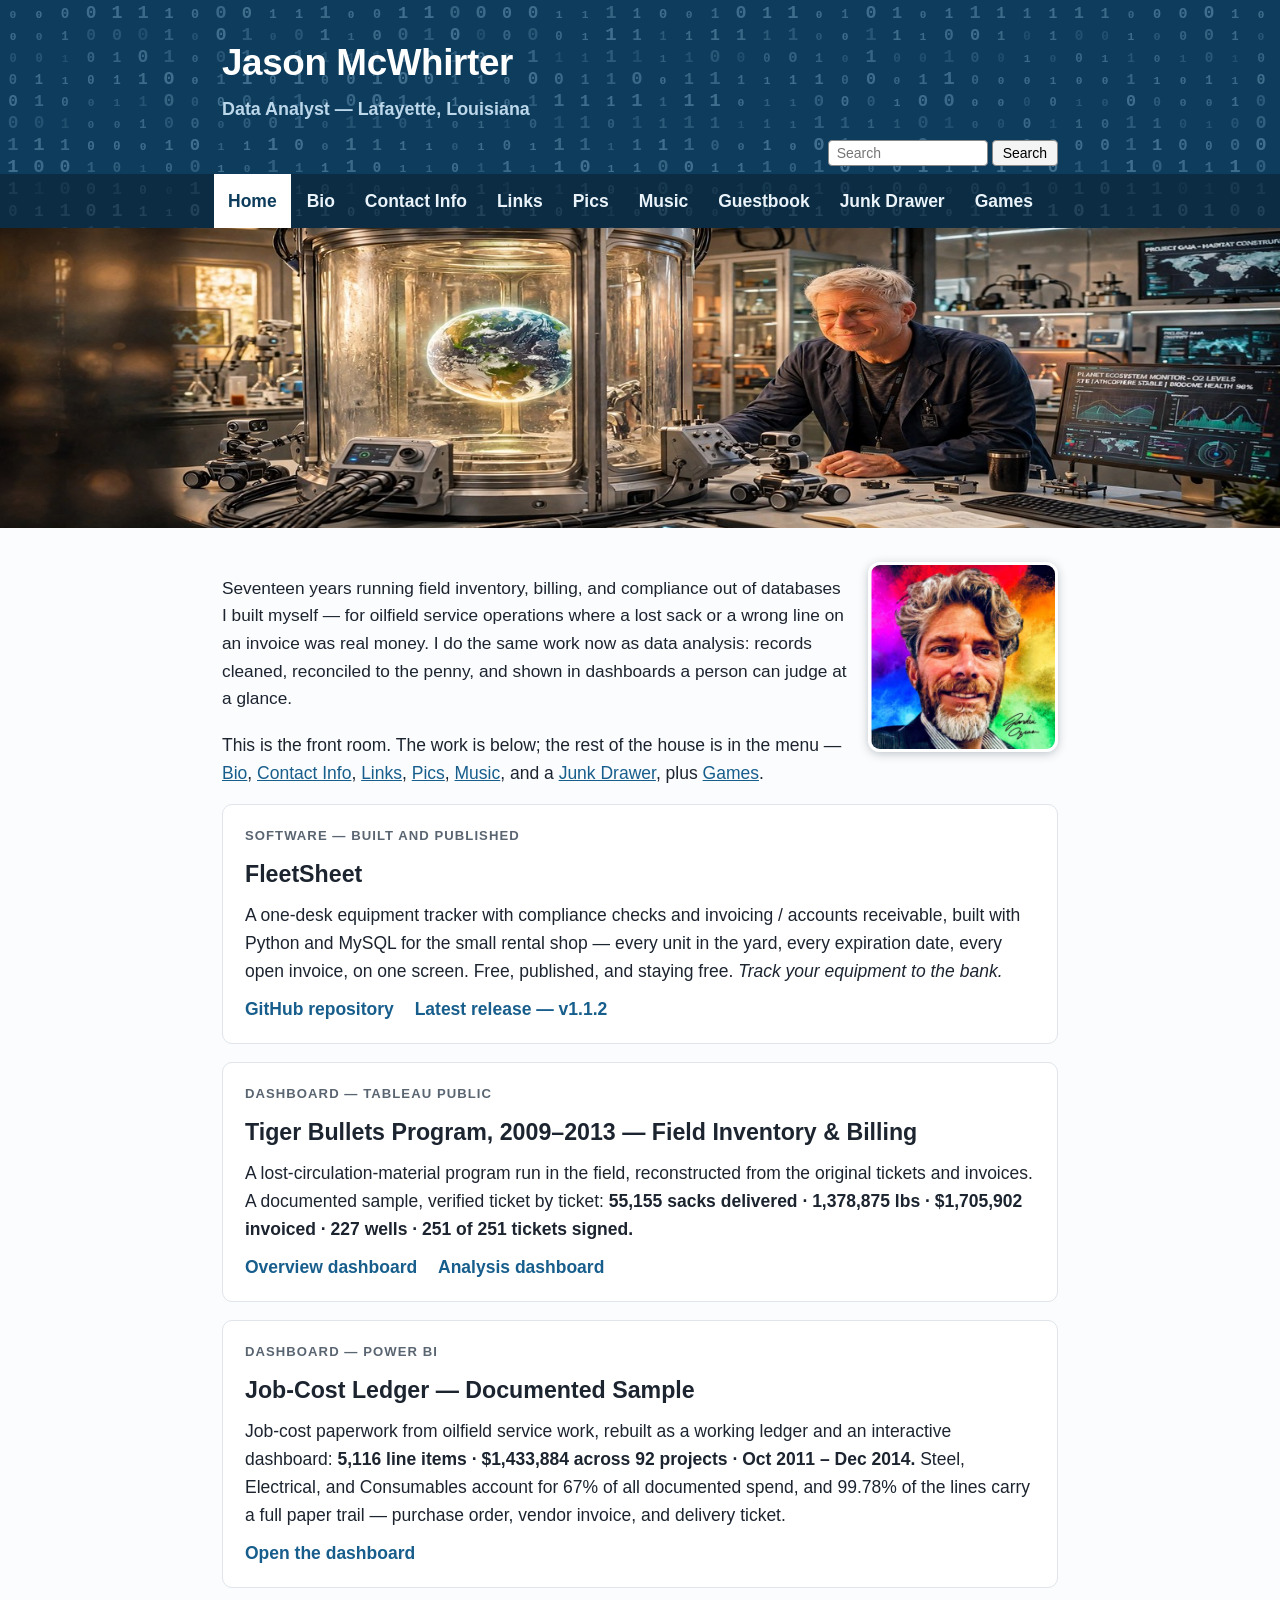
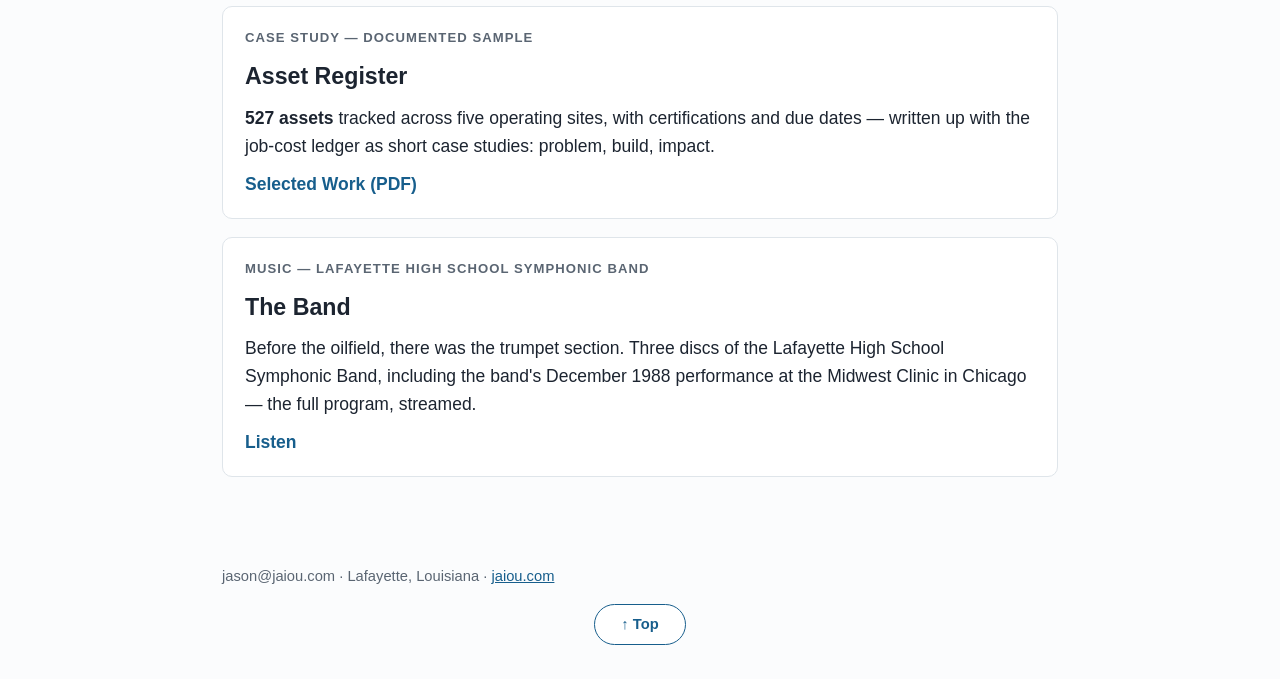
<file: index.html>
<!DOCTYPE html>
<html lang="en">
<head>
<script async src="https://www.googletagmanager.com/gtm.js?id=GTM-5B77SQ24"></script>
<script>
  window.dataLayer = window.dataLayer || [];
  function gtag(){dataLayer.push(arguments);}
  gtag('js', new Date());
</script>
<meta charset="utf-8">
<meta name="viewport" content="width=device-width, initial-scale=1">
<link rel="stylesheet" href="style.css?v=20261112-5">
<link rel="icon" href="/favicon.ico" sizes="any">
<link rel="apple-touch-icon" href="/apple-touch-icon.png">
<link rel="manifest" href="/manifest.webmanifest">
<meta name="theme-color" content="#0d3c5c">
<title>Jason McWhirter — Data Analyst · jaiou.com</title>
<meta name="description" content="Jason McWhirter, data analyst in Lafayette, Louisiana. Field inventory, billing, compliance and job-cost records turned into working dashboards.">
</head><body id="top">
<header class="site">
<canvas id="binary" aria-hidden="true"></canvas>
<div class="band"><h1>Jason McWhirter</h1><p class="role">Data Analyst — Lafayette, Louisiana</p></div>
<div class="hsearch"><form action="https://mcwoogle.com/" method="get" target="_blank" rel="noopener" role="search"><input type="text" name="q" placeholder="Search" aria-label="Search"><button type="submit">Search</button></form></div>
<nav class="menu"><div class="in"><a href="index.html" class="here">Home</a><a href="bio.html">Bio</a><a href="contact.html">Contact Info</a><a href="links.html">Links</a><a href="pics.html">Pics</a><a href="music.html">Music</a><a href="guestbook.html">Guestbook</a><a href="junk.html">Junk Drawer</a><a href="games.html">Games</a></div></nav>
</header>
<video class="bannerimg" autoplay muted loop playsinline poster="images/linkedin-banner-1584.jpg" src="images/lab-banner-sway.mp4" role="img" aria-label="Jason in the lab, a holographic Earth turning in its chamber beside him"></video>
<main>
<img class="portrait" src="images/jason-portrait-400.jpg" alt="Portrait of Jason McWhirter">
<p class="big">Seventeen years running field inventory, billing, and compliance out of databases I built myself — for oilfield service operations where a lost sack or a wrong line on an invoice was real money. I do the same work now as data analysis: records cleaned, reconciled to the penny, and shown in dashboards a person can judge at a glance.</p>
<p>This is the front room. The work is below; the rest of the house is in the menu — <a href="bio.html">Bio</a>, <a href="contact.html">Contact Info</a>, <a href="links.html">Links</a>, <a href="pics.html">Pics</a>, <a href="music.html">Music</a>, and a <a href="junk.html">Junk Drawer</a>, plus <a href="games.html">Games</a>.</p>

<div class="card">
<p class="tag">Software — built and published</p>
<h2 style="margin-top:0">FleetSheet</h2>
<p>A one-desk equipment tracker with compliance checks and invoicing / accounts receivable, built with Python and MySQL for the small rental shop — every unit in the yard, every expiration date, every open invoice, on one screen. Free, published, and staying free. <em>Track your equipment to the bank.</em></p>
<p class="links"><a href="https://github.com/jrmcw-source/FleetSheet" target="_blank" rel="noopener">GitHub repository</a> <a href="https://github.com/jrmcw-source/FleetSheet/releases/tag/v1.1.2" target="_blank" rel="noopener">Latest release — v1.1.2</a></p>
</div>

<div class="card">
<p class="tag">Dashboard — Tableau Public</p>
<h2 style="margin-top:0">Tiger Bullets Program, 2009–2013 — Field Inventory &amp; Billing</h2>
<p>A lost-circulation-material program run in the field, reconstructed from the original tickets and invoices. A documented sample, verified ticket by ticket: <span class="figs">55,155 sacks delivered · 1,378,875 lbs · $1,705,902 invoiced · 227 wells · 251 of 251 tickets signed.</span></p>
<p class="links"><a href="https://public.tableau.com/views/TigerBulletsProgram20092013FieldInventoryBilling/Dashboard1" target="_blank" rel="noopener">Overview dashboard</a> <a href="https://public.tableau.com/app/profile/jason.mcwhirter/viz/TigerBulletsProgram20092013FieldInventoryBilling/Analysis" target="_blank" rel="noopener">Analysis dashboard</a></p>
</div>

<div class="card">
<p class="tag">Dashboard — Power BI</p>
<h2 style="margin-top:0">Job-Cost Ledger — Documented Sample</h2>
<p>Job-cost paperwork from oilfield service work, rebuilt as a working ledger and an interactive dashboard: <span class="figs">5,116 line items · $1,433,884 across 92 projects · Oct 2011 – Dec 2014.</span> Steel, Electrical, and Consumables account for 67% of all documented spend, and 99.78% of the lines carry a full paper trail — purchase order, vendor invoice, and delivery ticket.</p>
<p class="links"><a href="https://app.powerbi.com/view?r=eyJrIjoiODc4ZWFhNzItMWY3NC00MjNiLTk2NjgtYmM5NDE4N2ZiNmEyIiwidCI6IjU4YTI5Mjg4LTg1YmMtNGViZC1hMDJkLTRkYmE5N2IzYjc4YiJ9" target="_blank" rel="noopener">Open the dashboard</a></p>
</div>

<div class="card">
<p class="tag">Case study — documented sample</p>
<h2 style="margin-top:0">Asset Register</h2>
<p><span class="figs">527 assets</span> tracked across five operating sites, with certifications and due dates — written up with the job-cost ledger as short case studies: problem, build, impact.</p>
<p class="links"><a href="https://github.com/jrmcw-source/jrmcw-source/blob/main/Selected-Work.pdf" target="_blank" rel="noopener">Selected Work (PDF)</a></p>
</div>
<div class="card">
<p class="tag">Music — Lafayette High School Symphonic Band</p>
<h2 style="margin-top:0">The Band</h2>
<p>Before the oilfield, there was the trumpet section. Three discs of the Lafayette High School Symphonic Band, including the band's December 1988 performance at the Midwest Clinic in Chicago — the full program, streamed.</p>
<p class="links"><a href="music.html">Listen</a></p>
</div>
</main>
<footer><p>jason@jaiou.com · Lafayette, Louisiana · <a href="index.html">jaiou.com</a></p><p class="topwrap"><a class="totop" href="#top">↑ Top</a></p></footer>
<script src="binary.js"></script>
</body>
</html>
</file>
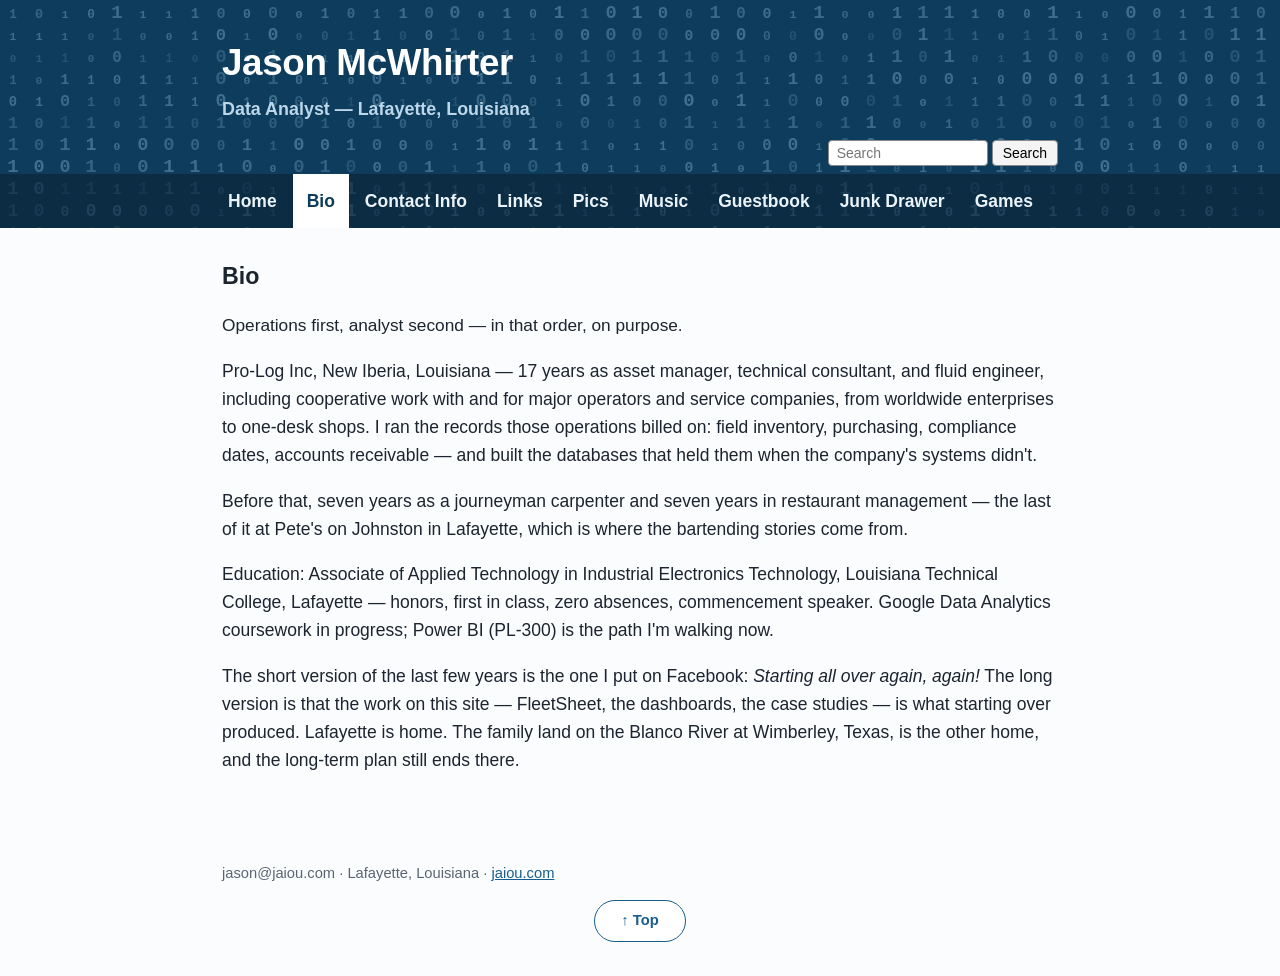
<file: bio.html>
<!DOCTYPE html>
<html lang="en">
<head>
<script async src="https://www.googletagmanager.com/gtm.js?id=GTM-5B77SQ24"></script>
<script>
  window.dataLayer = window.dataLayer || [];
  function gtag(){dataLayer.push(arguments);}
  gtag('js', new Date());
</script>
<meta charset="utf-8">
<meta name="viewport" content="width=device-width, initial-scale=1">
<link rel="stylesheet" href="style.css?v=20261112-5">
<link rel="icon" href="/favicon.ico" sizes="any">
<link rel="apple-touch-icon" href="/apple-touch-icon.png">
<link rel="manifest" href="/manifest.webmanifest">
<meta name="theme-color" content="#0d3c5c">
<title>Bio — Jason McWhirter · jaiou.com</title>
<meta name="description" content="Bio of Jason McWhirter, data analyst in Lafayette, Louisiana.">
</head><body id="top">
<header class="site">
<canvas id="binary" aria-hidden="true"></canvas>
<div class="band"><h1>Jason McWhirter</h1><p class="role">Data Analyst — Lafayette, Louisiana</p></div>
<div class="hsearch"><form action="https://mcwoogle.com/" method="get" target="_blank" rel="noopener" role="search"><input type="text" name="q" placeholder="Search" aria-label="Search"><button type="submit">Search</button></form></div>
<nav class="menu"><div class="in"><a href="index.html">Home</a><a href="bio.html" class="here">Bio</a><a href="contact.html">Contact Info</a><a href="links.html">Links</a><a href="pics.html">Pics</a><a href="music.html">Music</a><a href="guestbook.html">Guestbook</a><a href="junk.html">Junk Drawer</a><a href="games.html">Games</a></div></nav>
</header>
<main>
<h2>Bio</h2>
<p class="big">Operations first, analyst second — in that order, on purpose.</p>
<p>Pro-Log Inc, New Iberia, Louisiana — 17 years as asset manager, technical consultant, and fluid engineer, including cooperative work with and for major operators and service companies, from worldwide enterprises to one-desk shops. I ran the records those operations billed on: field inventory, purchasing, compliance dates, accounts receivable — and built the databases that held them when the company's systems didn't.</p>
<p>Before that, seven years as a journeyman carpenter and seven years in restaurant management — the last of it at Pete's on Johnston in Lafayette, which is where the bartending stories come from.</p>
<p>Education: Associate of Applied Technology in Industrial Electronics Technology, Louisiana Technical College, Lafayette — honors, first in class, zero absences, commencement speaker. Google Data Analytics coursework in progress; Power BI (PL-300) is the path I'm walking now.</p>
<p>The short version of the last few years is the one I put on Facebook: <em>Starting all over again, again!</em> The long version is that the work on this site — FleetSheet, the dashboards, the case studies — is what starting over produced. Lafayette is home. The family land on the Blanco River at Wimberley, Texas, is the other home, and the long-term plan still ends there.</p>
</main>
<footer><p>jason@jaiou.com · Lafayette, Louisiana · <a href="index.html">jaiou.com</a></p><p class="topwrap"><a class="totop" href="#top">↑ Top</a></p></footer>
<script src="binary.js"></script>
</body>
</html>
</file>
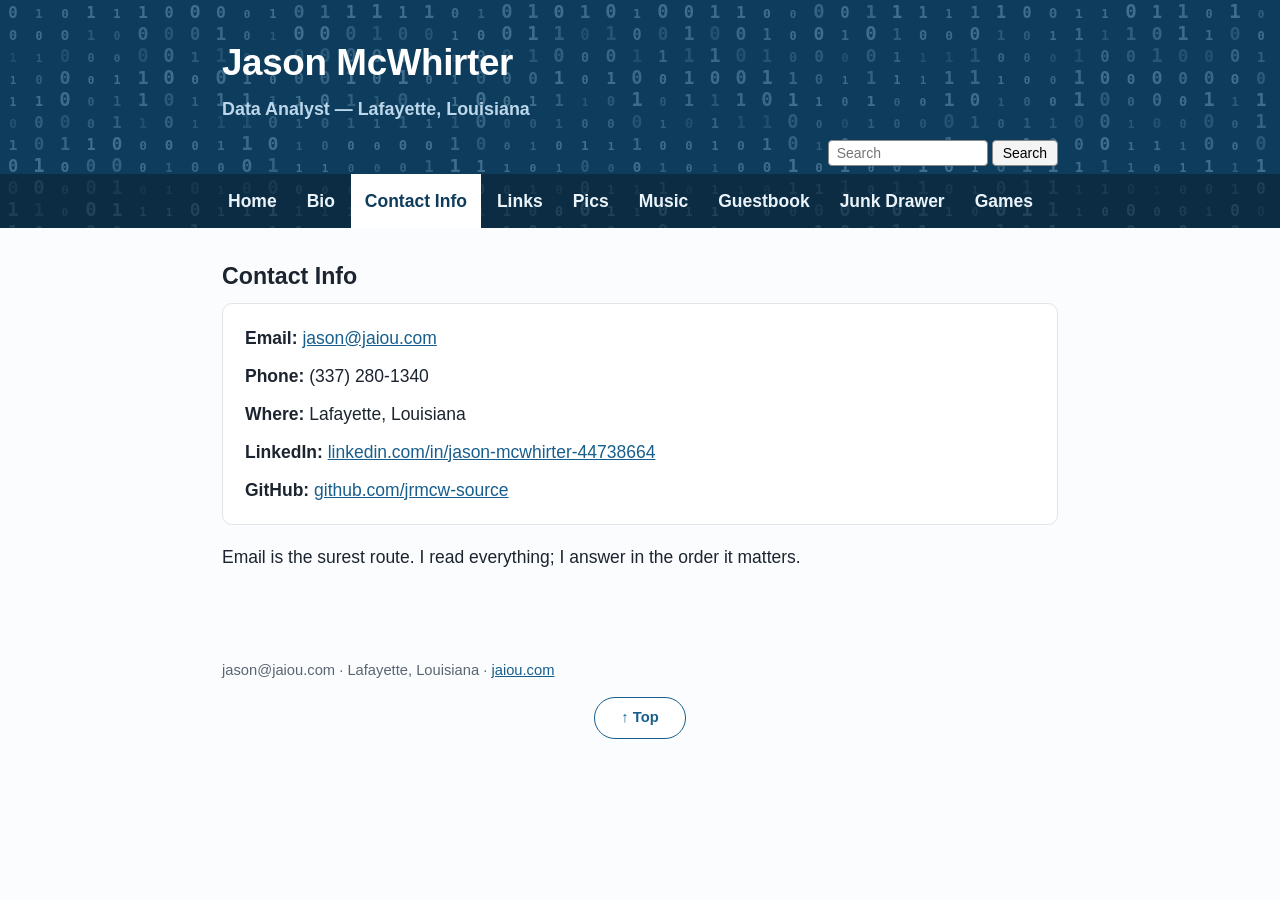
<file: contact.html>
<!DOCTYPE html>
<html lang="en">
<head>
<script async src="https://www.googletagmanager.com/gtm.js?id=GTM-5B77SQ24"></script>
<script>
  window.dataLayer = window.dataLayer || [];
  function gtag(){dataLayer.push(arguments);}
  gtag('js', new Date());
</script>
<meta charset="utf-8">
<meta name="viewport" content="width=device-width, initial-scale=1">
<link rel="stylesheet" href="style.css?v=20261112-5">
<link rel="icon" href="/favicon.ico" sizes="any">
<link rel="apple-touch-icon" href="/apple-touch-icon.png">
<link rel="manifest" href="/manifest.webmanifest">
<meta name="theme-color" content="#0d3c5c">
<title>Contact Info — Jason McWhirter · jaiou.com</title>
<meta name="description" content="How to reach Jason McWhirter, data analyst in Lafayette, Louisiana.">
</head><body id="top">
<header class="site">
<canvas id="binary" aria-hidden="true"></canvas>
<div class="band"><h1>Jason McWhirter</h1><p class="role">Data Analyst — Lafayette, Louisiana</p></div>
<div class="hsearch"><form action="https://mcwoogle.com/" method="get" target="_blank" rel="noopener" role="search"><input type="text" name="q" placeholder="Search" aria-label="Search"><button type="submit">Search</button></form></div>
<nav class="menu"><div class="in"><a href="index.html">Home</a><a href="bio.html">Bio</a><a href="contact.html" class="here">Contact Info</a><a href="links.html">Links</a><a href="pics.html">Pics</a><a href="music.html">Music</a><a href="guestbook.html">Guestbook</a><a href="junk.html">Junk Drawer</a><a href="games.html">Games</a></div></nav>
</header>
<main>
<h2>Contact Info</h2>
<div class="card">
<p><strong>Email:</strong> <a href="mailto:jason@jaiou.com">jason@jaiou.com</a></p>
<p><strong>Phone:</strong> (337) 280-1340</p>
<p><strong>Where:</strong> Lafayette, Louisiana</p>
<p><strong>LinkedIn:</strong> <a href="https://www.linkedin.com/in/jason-mcwhirter-44738664" target="_blank" rel="noopener">linkedin.com/in/jason-mcwhirter-44738664</a></p>
<p><strong>GitHub:</strong> <a href="https://github.com/jrmcw-source" target="_blank" rel="noopener">github.com/jrmcw-source</a></p>
</div>
<p>Email is the surest route. I read everything; I answer in the order it matters.</p>
</main>
<footer><p>jason@jaiou.com · Lafayette, Louisiana · <a href="index.html">jaiou.com</a></p><p class="topwrap"><a class="totop" href="#top">↑ Top</a></p></footer>
<script src="binary.js"></script>
</body>
</html>
</file>
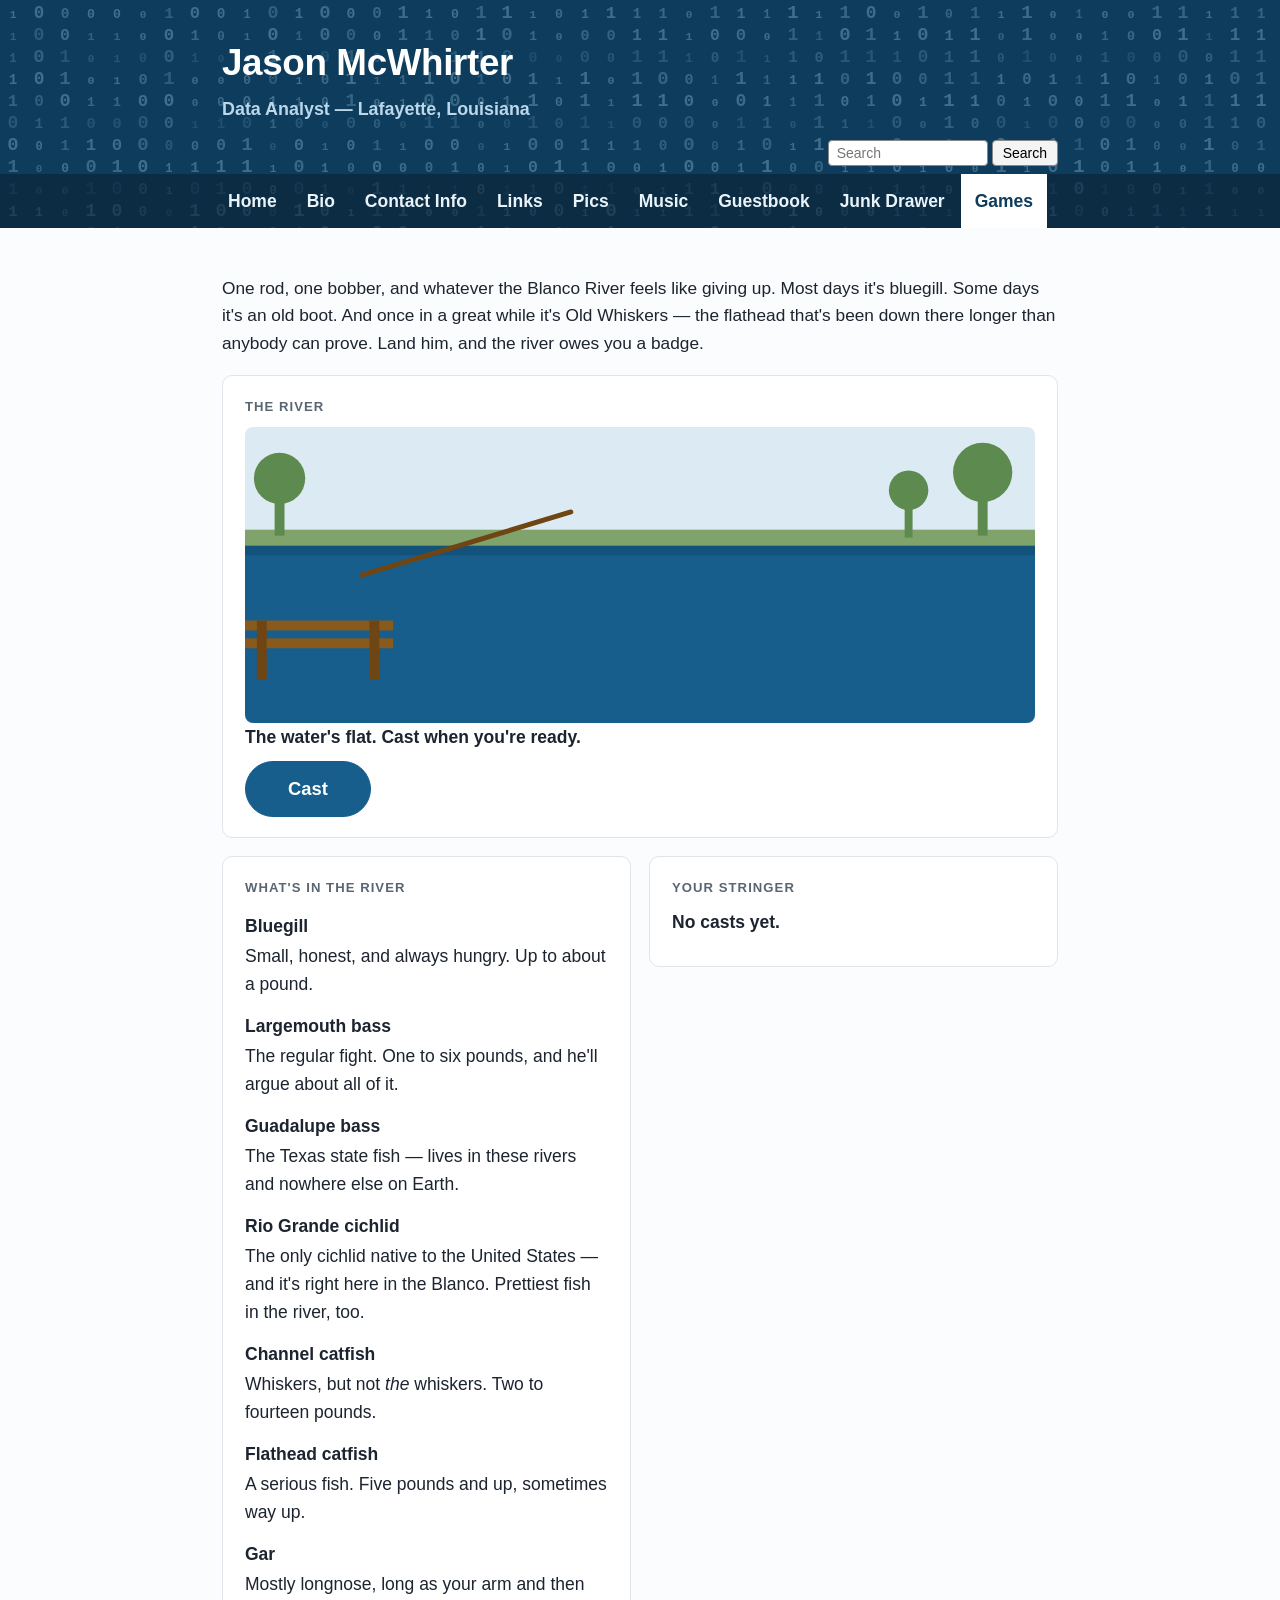
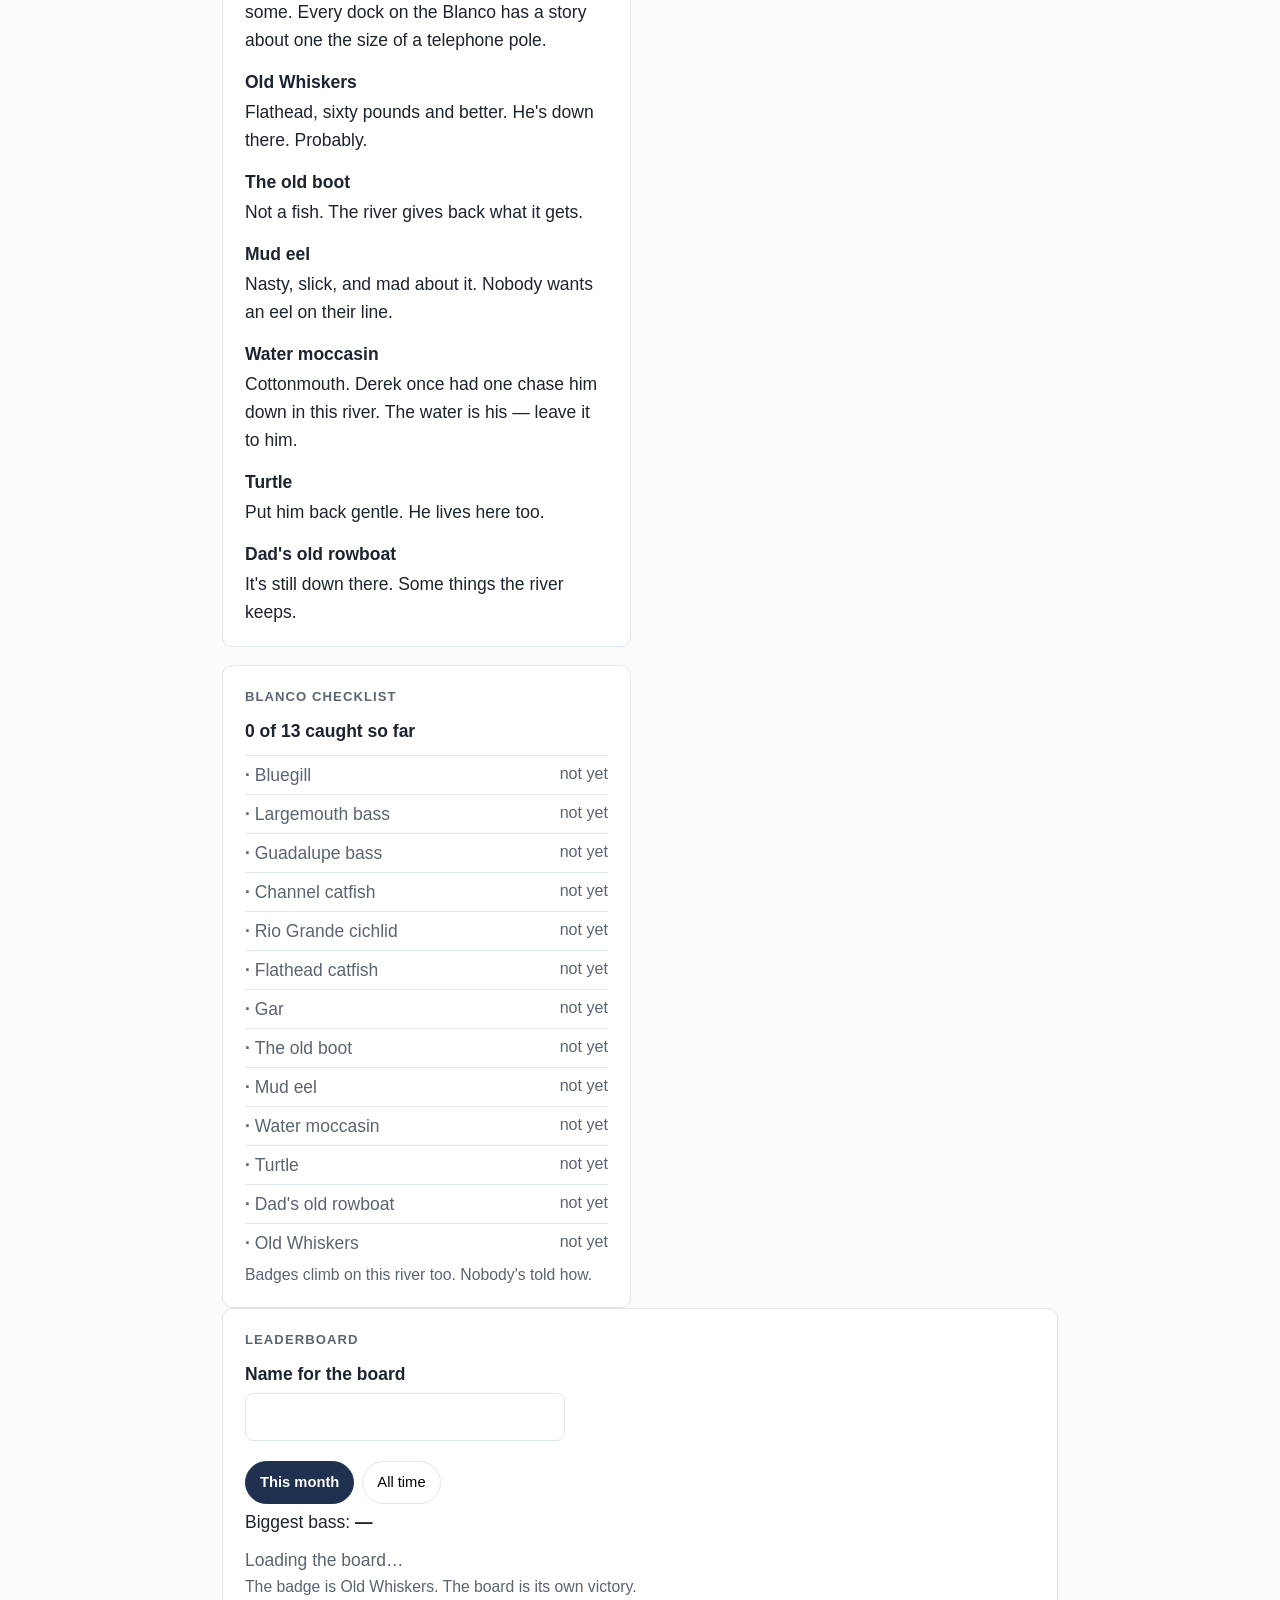
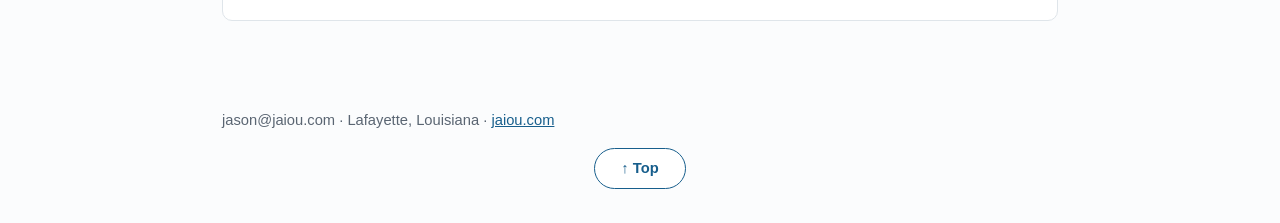
<file: fishing.html>
<!DOCTYPE html>
<html lang="en">
<head>
<script async src="https://www.googletagmanager.com/gtm.js?id=GTM-5B77SQ24"></script>
<script>
  window.dataLayer = window.dataLayer || [];
  function gtag(){dataLayer.push(arguments);}
  gtag('js', new Date());
</script>
<meta charset="utf-8">
<meta name="viewport" content="width=device-width, initial-scale=1">
<link rel="stylesheet" href="style.css?v=20261112-5">
<link rel="icon" href="/favicon.ico" sizes="any">
<link rel="apple-touch-icon" href="/apple-touch-icon.png">
<link rel="manifest" href="/manifest.webmanifest">
<meta name="theme-color" content="#0d3c5c">
<title>Fishing · jaiou.com</title>
<meta name="description" content="Fishing on the Blanco River at jaiou.com — cast a line, watch the bobber, and try for Old Whiskers. Land him and the river owes you the fishing badge.">
</head><body id="top">
<header class="site">
<canvas id="binary" aria-hidden="true"></canvas>
<div class="band"><h1>Jason McWhirter</h1><p class="role">Data Analyst — Lafayette, Louisiana</p></div>
<div class="hsearch"><form action="https://mcwoogle.com/" method="get" target="_blank" rel="noopener" role="search"><input type="text" name="q" placeholder="Search" aria-label="Search"><button type="submit">Search</button></form></div>
<nav class="menu"><div class="in"><a href="index.html">Home</a><a href="bio.html">Bio</a><a href="contact.html">Contact Info</a><a href="links.html">Links</a><a href="pics.html">Pics</a><a href="music.html">Music</a><a href="guestbook.html">Guestbook</a><a href="junk.html">Junk Drawer</a><a href="games.html" class="here">Games</a></div></nav>
</header>
<main>
<p class="big">One rod, one bobber, and whatever the Blanco River feels like giving up. Most days it's bluegill. Some days it's an old boot. And once in a great while it's Old Whiskers — the flathead that's been down there longer than anybody can prove. Land him, and the river owes you a badge.</p>

<div class="card">
<p class="tag">The River</p>
<div id="fish-result" class="fish-result" hidden></div>
<div id="fish-prize" class="fish-prize" hidden>
<img id="fish-prizebadge" src="images/badge-fishing.svg" alt="The jAIou fishing badge" class="fish-prizebadge">
<div>
<p id="fish-prizewin" class="fish-prizewin"><strong>You landed Old Whiskers.</strong> The fishing badge is yours.</p>
<p id="fish-code" class="fish-code">Fetching your claim code…</p>
<p class="fish-prizehow">Take the code to the <a id="fish-gblink" href="guestbook.html">guestbook</a> and put it in the Code field when you post — the badge stamps your post.</p>
</div>
</div>
<svg id="fish-scene" viewBox="0 0 800 300" role="img" aria-label="A river, a dock, and a bobber">
<rect x="0" y="0" width="800" height="120" fill="#dcebf3"/>
<rect x="0" y="104" width="800" height="16" fill="#7fa36b"/>
<rect x="0" y="120" width="800" height="180" fill="#175e8c"/>
<rect x="0" y="120" width="800" height="10" fill="#0d3c5c" opacity="0.35"/>
<g fill="#5d8a4e"><rect x="30" y="66" width="10" height="44"/><circle cx="35" cy="52" r="26"/><rect x="742" y="60" width="10" height="50"/><circle cx="747" cy="46" r="30"/><rect x="668" y="76" width="8" height="36"/><circle cx="672" cy="64" r="20"/></g>
<g><rect x="0" y="196" width="150" height="10" fill="#8a5a1d"/><rect x="0" y="214" width="150" height="10" fill="#8a5a1d"/><rect x="12" y="196" width="10" height="60" fill="#6f4513"/><rect x="126" y="196" width="10" height="60" fill="#6f4513"/></g>
<line id="rod" x1="118" y1="150" x2="330" y2="86" stroke="#6f4513" stroke-width="5" stroke-linecap="round"/>
<line id="line" x1="330" y1="86" x2="330" y2="150" stroke="#fdfcf8" stroke-width="1.6" opacity="0"/>
<g id="bobber" opacity="0">
<ellipse id="ripple" cx="0" cy="0" rx="16" ry="4.5" fill="none" stroke="#bcd7ea" stroke-width="2" opacity="0.7"/>
<circle cx="0" cy="-4" r="8" fill="#fdfcf8"/>
<path d="M -8,-4 A 8,8 0 0 1 8,-4 Z" fill="#a03123"/>
</g>
<g id="splash" opacity="0" stroke="#bcd7ea" stroke-width="3" stroke-linecap="round">
<line x1="-14" y1="-6" x2="-24" y2="-22"/><line x1="0" y1="-10" x2="0" y2="-30"/><line x1="14" y1="-6" x2="24" y2="-22"/>
</g>
</svg>
<p id="fish-status" class="fish-status" role="status">The water's flat. Cast when you're ready.</p>
<p><button type="button" id="fish-btn" class="fish-btn">Cast</button></p>
</div>

<div class="fish-layout">
<div class="card">
<p class="tag">What's in the river</p>
<dl class="backr">
<dt>Bluegill</dt><dd>Small, honest, and always hungry. Up to about a pound.</dd>
<dt>Largemouth bass</dt><dd>The regular fight. One to six pounds, and he'll argue about all of it.</dd>
<dt>Guadalupe bass</dt><dd>The Texas state fish — lives in these rivers and nowhere else on Earth.</dd>
<dt>Rio Grande cichlid</dt><dd>The only cichlid native to the United States — and it's right here in the Blanco. Prettiest fish in the river, too.</dd>
<dt>Channel catfish</dt><dd>Whiskers, but not <em>the</em> whiskers. Two to fourteen pounds.</dd>
<dt>Flathead catfish</dt><dd>A serious fish. Five pounds and up, sometimes way up.</dd>
<dt>Gar</dt><dd>Mostly longnose, long as your arm and then some. Every dock on the Blanco has a story about one the size of a telephone pole.</dd>
<dt>Old Whiskers</dt><dd>Flathead, sixty pounds and better. He's down there. Probably.</dd>
<dt>The old boot</dt><dd>Not a fish. The river gives back what it gets.</dd>
<dt>Mud eel</dt><dd>Nasty, slick, and mad about it. Nobody wants an eel on their line.</dd>
<dt>Water moccasin</dt><dd>Cottonmouth. Derek once had one chase him down in this river. The water is his — leave it to him.</dd>
<dt>Turtle</dt><dd>Put him back gentle. He lives here too.</dd>
<dt>Dad's old rowboat</dt><dd>It's still down there. Some things the river keeps.</dd>
</dl>
</div>
<div class="card">
<p class="tag">Your stringer</p>
<p class="fish-stats" id="fish-stats">No casts yet.</p>
<ul class="fish-log" id="fish-log"></ul>
<ul class="fish-log" id="fish-totals"></ul>
</div>
<div class="card">
<p class="tag">Blanco checklist</p>
<p class="check-count" id="fish-checkcount"></p>
<div id="fish-checklist"></div>
<div id="fish-gold" class="fish-prize" hidden>
<img src="images/badge-fishingg.svg" alt="The gold jAIou fishing badge" class="fish-prizebadge">
<div>
<p class="fish-prizewin"><strong>The whole river.</strong> Everything in the Blanco, caught by you.</p>
<p id="fish-gold-code" class="fish-code">Fetching your claim code…</p>
<p class="fish-prizehow">Take the code to the <a id="fish-gold-gblink" href="guestbook.html">guestbook</a> and put it in the Code field when you post — the badge stamps your post.</p>
</div>
</div>
<p class="board-note">Badges climb on this river too. Nobody's told how.</p>
</div>
</div>

<div class="card">
<p class="tag">Leaderboard</p>
<label class="board-name-label" for="angler-name">Name for the board</label>
<input id="angler-name" class="board-name-input" type="text" maxlength="40" autocomplete="off">
<div class="board-seasons" role="group" aria-label="Board season">
<button type="button" class="board-season board-season-on" id="fish-season-now">This month</button>
<button type="button" class="board-season" id="fish-season-all">All time</button>
</div>
<p class="board-bass-row">Biggest bass: <strong id="fish-bass">—</strong></p>
<div id="fish-board"><p class="gb-empty">Loading the board…</p></div>
<p class="board-note">The badge is Old Whiskers. The board is its own victory.</p>
</div>
</main>
<footer><p>jason@jaiou.com · Lafayette, Louisiana · <a href="index.html">jaiou.com</a></p><p class="topwrap"><a class="totop" href="#top">↑ Top</a></p></footer>
<script src="binary.js"></script>
<script src="share-card.js" defer></script>
<script src="fishing.js?v=20261114-1" defer></script>
</body>
</html>
</file>
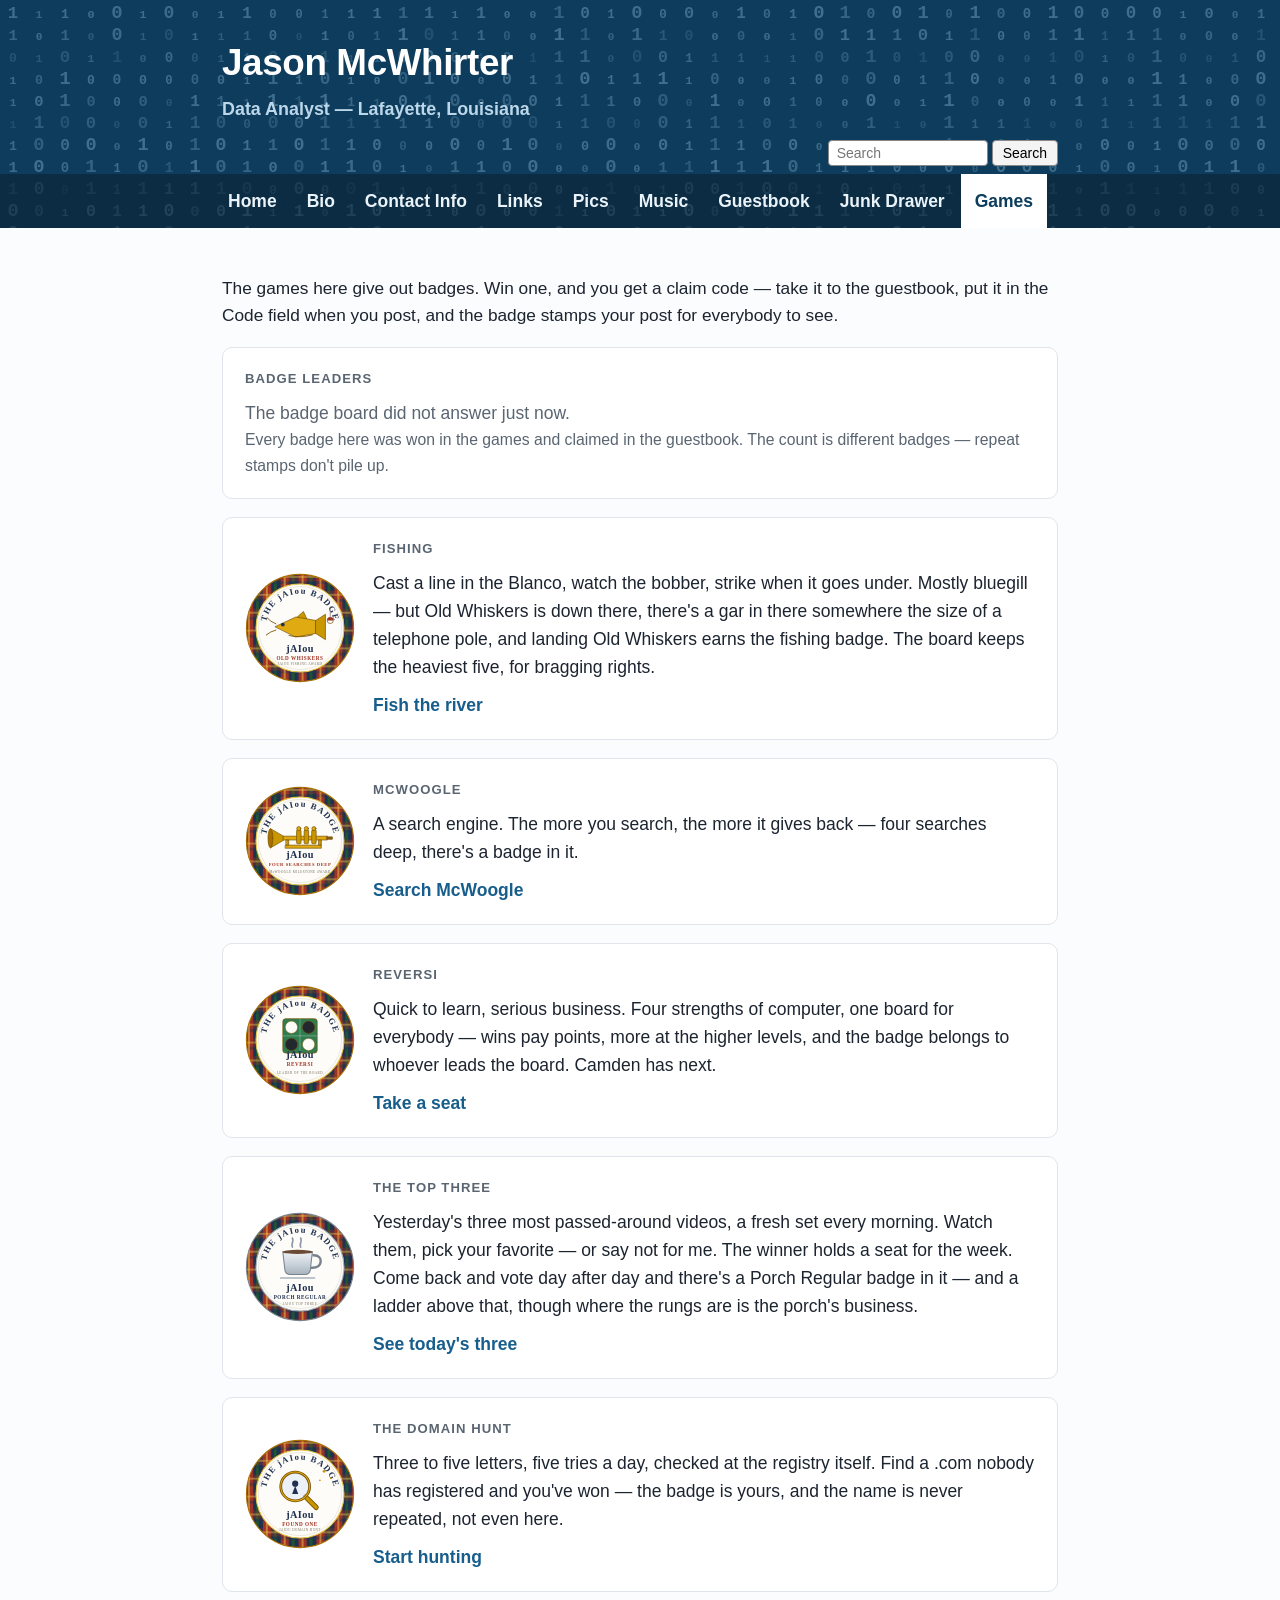
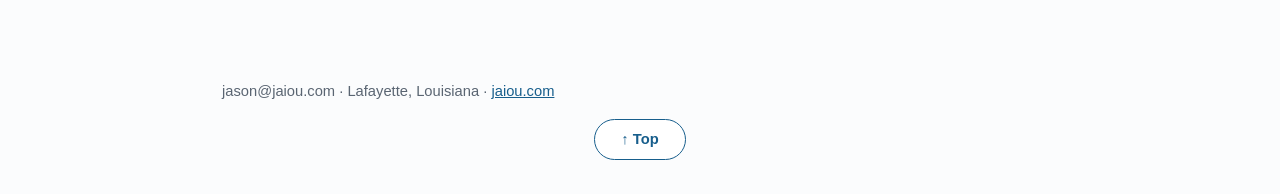
<file: games.html>
<!DOCTYPE html>
<html lang="en">
<head>
<script async src="https://www.googletagmanager.com/gtm.js?id=GTM-5B77SQ24"></script>
<script>
  window.dataLayer = window.dataLayer || [];
  function gtag(){dataLayer.push(arguments);}
  gtag('js', new Date());
</script>
<meta charset="utf-8">
<meta name="viewport" content="width=device-width, initial-scale=1">
<link rel="stylesheet" href="style.css?v=20261112-5">
<link rel="icon" href="/favicon.ico" sizes="any">
<link rel="apple-touch-icon" href="/apple-touch-icon.png">
<link rel="manifest" href="/manifest.webmanifest">
<meta name="theme-color" content="#0d3c5c">
<title>Games · jaiou.com</title>
<meta name="description" content="Games at jaiou.com — fish the river for Old Whiskers, search McWoogle, and more on the way. The games here give out badges.">
</head><body id="top">
<header class="site">
<canvas id="binary" aria-hidden="true"></canvas>
<div class="band"><h1>Jason McWhirter</h1><p class="role">Data Analyst — Lafayette, Louisiana</p></div>
<div class="hsearch"><form action="https://mcwoogle.com/" method="get" target="_blank" rel="noopener" role="search"><input type="text" name="q" placeholder="Search" aria-label="Search"><button type="submit">Search</button></form></div>
<nav class="menu"><div class="in"><a href="index.html">Home</a><a href="bio.html">Bio</a><a href="contact.html">Contact Info</a><a href="links.html">Links</a><a href="pics.html">Pics</a><a href="music.html">Music</a><a href="guestbook.html">Guestbook</a><a href="junk.html">Junk Drawer</a><a href="games.html" class="here">Games</a></div></nav>
</header>
<main>
<p class="big">The games here give out badges. Win one, and you get a claim code — take it to the guestbook, put it in the Code field when you post, and the badge stamps your post for everybody to see.</p>

<div class="card">
<p class="tag">Badge leaders</p>
<div id="game-badge-leaders"><p class="gb-empty">Loading the badge leaders…</p></div>
<p class="board-note">Every badge here was won in the games and claimed in the guestbook. The count is different badges — repeat stamps don't pile up.</p>
</div>

<div class="card game-card">
<a href="fishing.html"><img src="images/badge-fishing.svg" alt="The jAIou fishing badge" class="game-badge"></a>
<div>
<p class="tag">Fishing</p>
<p>Cast a line in the Blanco, watch the bobber, strike when it goes under. Mostly bluegill — but Old Whiskers is down there, there's a gar in there somewhere the size of a telephone pole, and landing Old Whiskers earns the fishing badge. The board keeps the heaviest five, for bragging rights.</p>
<p class="links"><a href="fishing.html">Fish the river</a></p>
</div>
</div>

<div class="card game-card">
<a href="https://mcwoogle.com/" target="_blank" rel="noopener"><img src="images/jaiou-badge.svg" alt="The jAIou badge" class="game-badge"></a>
<div>
<p class="tag">McWoogle</p>
<p>A search engine. The more you search, the more it gives back — four searches deep, there's a badge in it.</p>
<p class="links"><a href="https://mcwoogle.com/" target="_blank" rel="noopener">Search McWoogle</a></p>
</div>
</div>

<div class="card game-card">
<a href="reversi.html"><img src="images/badge-othello.svg" alt="The jAIou reversi badge" class="game-badge"></a>
<div>
<p class="tag">Reversi</p>
<p>Quick to learn, serious business. Four strengths of computer, one board for everybody — wins pay points, more at the higher levels, and the badge belongs to whoever leads the board. Camden has next.</p>
<p class="links"><a href="reversi.html">Take a seat</a></p>
</div>
</div>

<div class="card game-card">
<a href="videos.html"><img src="images/badge-porch.svg" alt="The jAIou Porch Regular badge" class="game-badge"></a>
<div>
<p class="tag">The Top Three</p>
<p>Yesterday's three most passed-around videos, a fresh set every morning. Watch them, pick your favorite — or say not for me. The winner holds a seat for the week. Come back and vote day after day and there's a Porch Regular badge in it — and a ladder above that, though where the rungs are is the porch's business.</p>
<p class="links"><a href="videos.html">See today's three</a></p>
</div>
</div>

<div class="card game-card">
<a href="hunt.html"><img src="images/badge-hunt.svg" alt="The jAIou domain hunt badge" class="game-badge"></a>
<div>
<p class="tag">The Domain Hunt</p>
<p>Three to five letters, five tries a day, checked at the registry itself. Find a .com nobody has registered and you've won — the badge is yours, and the name is never repeated, not even here.</p>
<p class="links"><a href="hunt.html">Start hunting</a></p>
</div>
</div>
</main>
<footer><p>jason@jaiou.com · Lafayette, Louisiana · <a href="index.html">jaiou.com</a></p><p class="topwrap"><a class="totop" href="#top">↑ Top</a></p></footer>
<script src="binary.js"></script>
<script src="badge-leaders.js?v=20261112-3" defer></script>
</body>
</html>
</file>
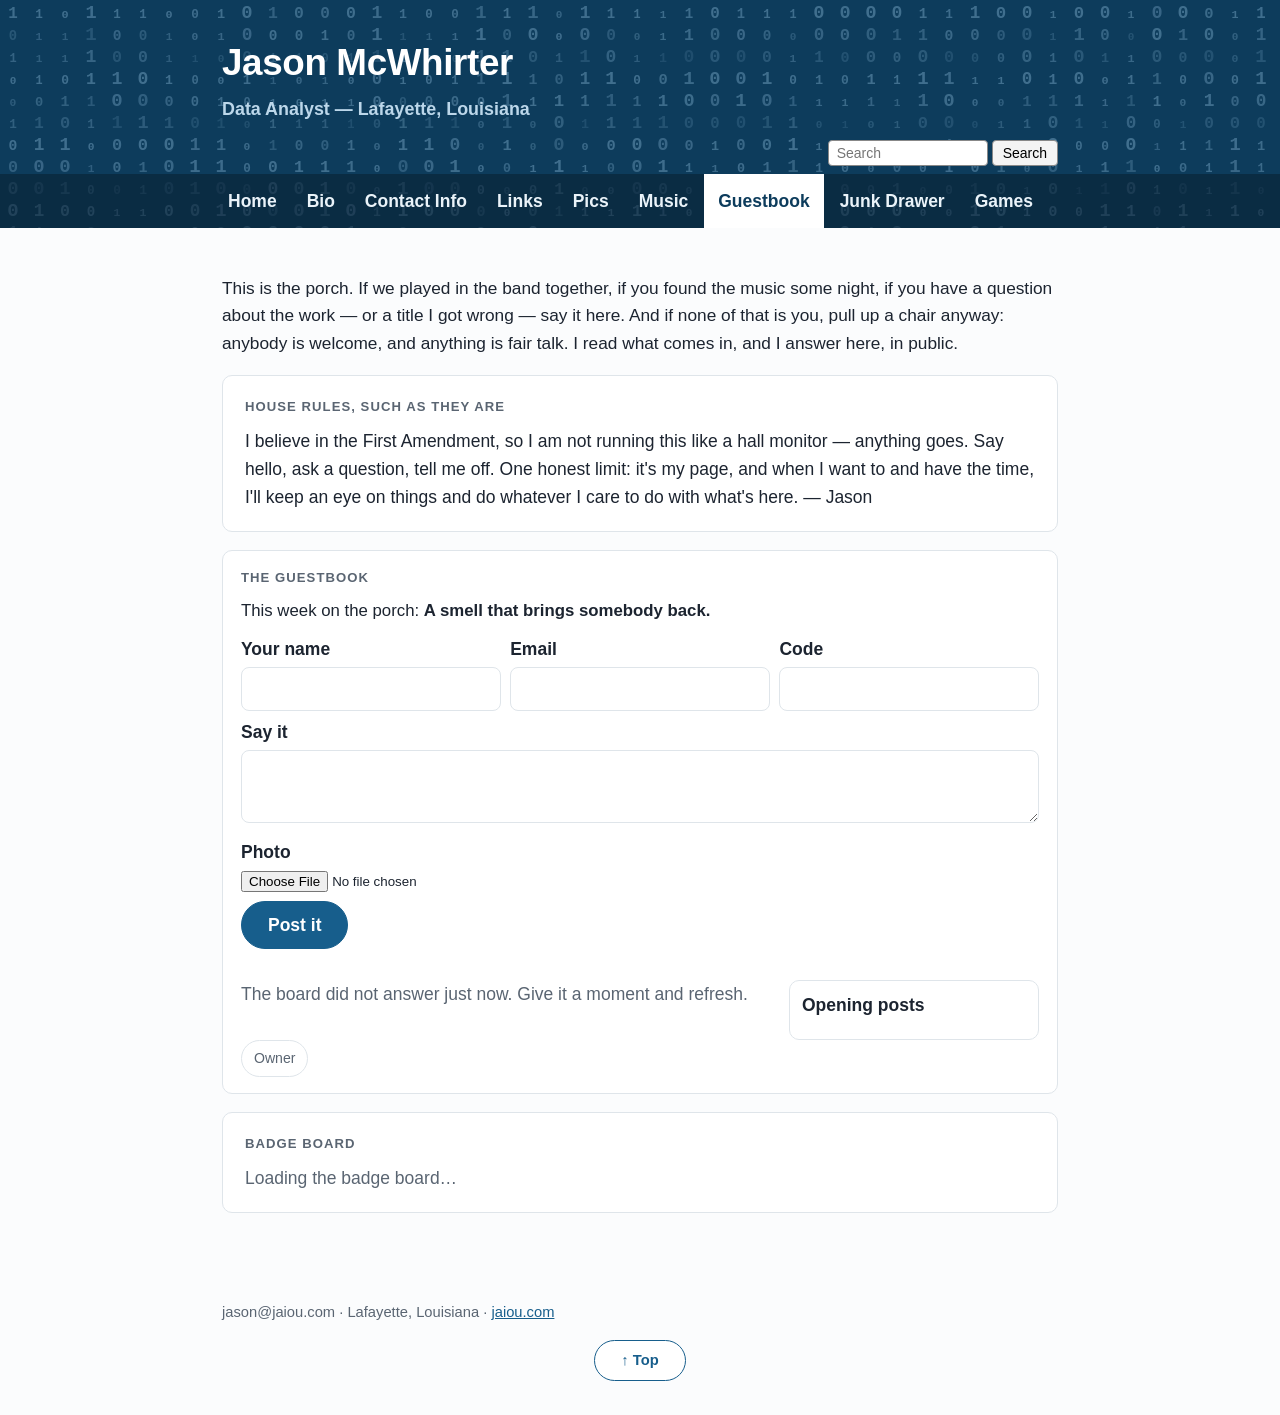
<file: guestbook.html>
<!DOCTYPE html>
<html lang="en">
<head>
<script async src="https://www.googletagmanager.com/gtm.js?id=GTM-5B77SQ24"></script>
<script>
  window.dataLayer = window.dataLayer || [];
  function gtag(){dataLayer.push(arguments);}
  gtag('js', new Date());
</script>
<meta charset="utf-8">
<meta name="viewport" content="width=device-width, initial-scale=1">
<link rel="stylesheet" href="style.css?v=20261112-5">
<link rel="icon" href="/favicon.ico" sizes="any">
<link rel="apple-touch-icon" href="/apple-touch-icon.png">
<link rel="manifest" href="/manifest.webmanifest">
<meta name="theme-color" content="#0d3c5c">
<title>Guestbook · jaiou.com</title>
<meta name="description" content="The guestbook at jaiou.com — say hello, ask a question, or tell Jason McWhirter he got a title wrong. He answers in public.">
</head><body id="top">
<header class="site">
<canvas id="binary" aria-hidden="true"></canvas>
<div class="band"><h1>Jason McWhirter</h1><p class="role">Data Analyst — Lafayette, Louisiana</p></div>
<div class="hsearch"><form action="https://mcwoogle.com/" method="get" target="_blank" rel="noopener" role="search"><input type="text" name="q" placeholder="Search" aria-label="Search"><button type="submit">Search</button></form></div>
<nav class="menu"><div class="in"><a href="index.html">Home</a><a href="bio.html">Bio</a><a href="contact.html">Contact Info</a><a href="links.html">Links</a><a href="pics.html">Pics</a><a href="music.html">Music</a><a href="guestbook.html" class="here">Guestbook</a><a href="junk.html">Junk Drawer</a><a href="games.html">Games</a></div></nav>
</header>
<main>
<p class="big">This is the porch. If we played in the band together, if you found the music some night, if you have a question about the work — or a title I got wrong — say it here. And if none of that is you, pull up a chair anyway: anybody is welcome, and anything is fair talk. I read what comes in, and I answer here, in public.</p>

<div class="card">
<p class="tag">House rules, such as they are</p>
<p>I believe in the First Amendment, so I am not running this like a hall monitor — anything goes. Say hello, ask a question, tell me off. One honest limit: it's my page, and when I want to and have the time, I'll keep an eye on things and do whatever I care to do with what's here. — Jason</p>
</div>

<div class="card">
<p class="tag">The Guestbook</p>
<div id="gb">
<p class="gb-week">This week on the porch: <span id="gb-week-q"></span></p>
<form id="gb-form" class="gb-form">
<p id="gb-replying" class="gb-replying" hidden></p>
<div class="gb-row">
<p><label>Your name<br><input type="text" name="name" maxlength="40" required></label></p>
<p><label>Email<br><input type="email" name="email" maxlength="120"></label></p>
<p><label>Code<br><input type="text" name="code" maxlength="20"></label></p>
</div>
<p><label>Say it<br><textarea name="message" rows="2" maxlength="1000" required></textarea></label></p>
<p><label>Photo<br><input type="file" id="gb-photo" accept="image/*"></label></p>
<p id="gb-photoprev" hidden><img id="gb-thumb" class="gb-thumb" alt="The photo you picked"></p>
<p class="gb-trap" aria-hidden="true"><label>Website<br><input type="text" name="website" tabindex="-1" autocomplete="off"></label></p>
<p><button type="submit" class="gb-submit">Post it</button></p>
</form>
<p id="gb-note" class="gb-note" role="status"></p>
<div class="gb-layout">
<div id="gb-posts" class="gb-posts"><p class="gb-empty">Loading the board…</p></div>
<aside class="gb-side"><p class="gb-sidetag">Opening posts</p><div id="gb-index"></div></aside>
</div>
<p class="gb-ownerline"><button type="button" id="gb-owner" class="gb-minibtn">Owner</button> <span id="gb-ownertools"></span></p>
</div>
<script src="guestbook.js?v=20261114-1" defer></script>
</div>

<div class="card">
<p class="tag">Badge board</p>
<div id="gb-badges"><p class="gb-empty">Loading the badge board…</p></div>
</div>
</main>
<footer><p>jason@jaiou.com · Lafayette, Louisiana · <a href="index.html">jaiou.com</a></p><p class="topwrap"><a class="totop" href="#top">↑ Top</a></p></footer>
<script src="binary.js"></script>
</body>
</html>
</file>
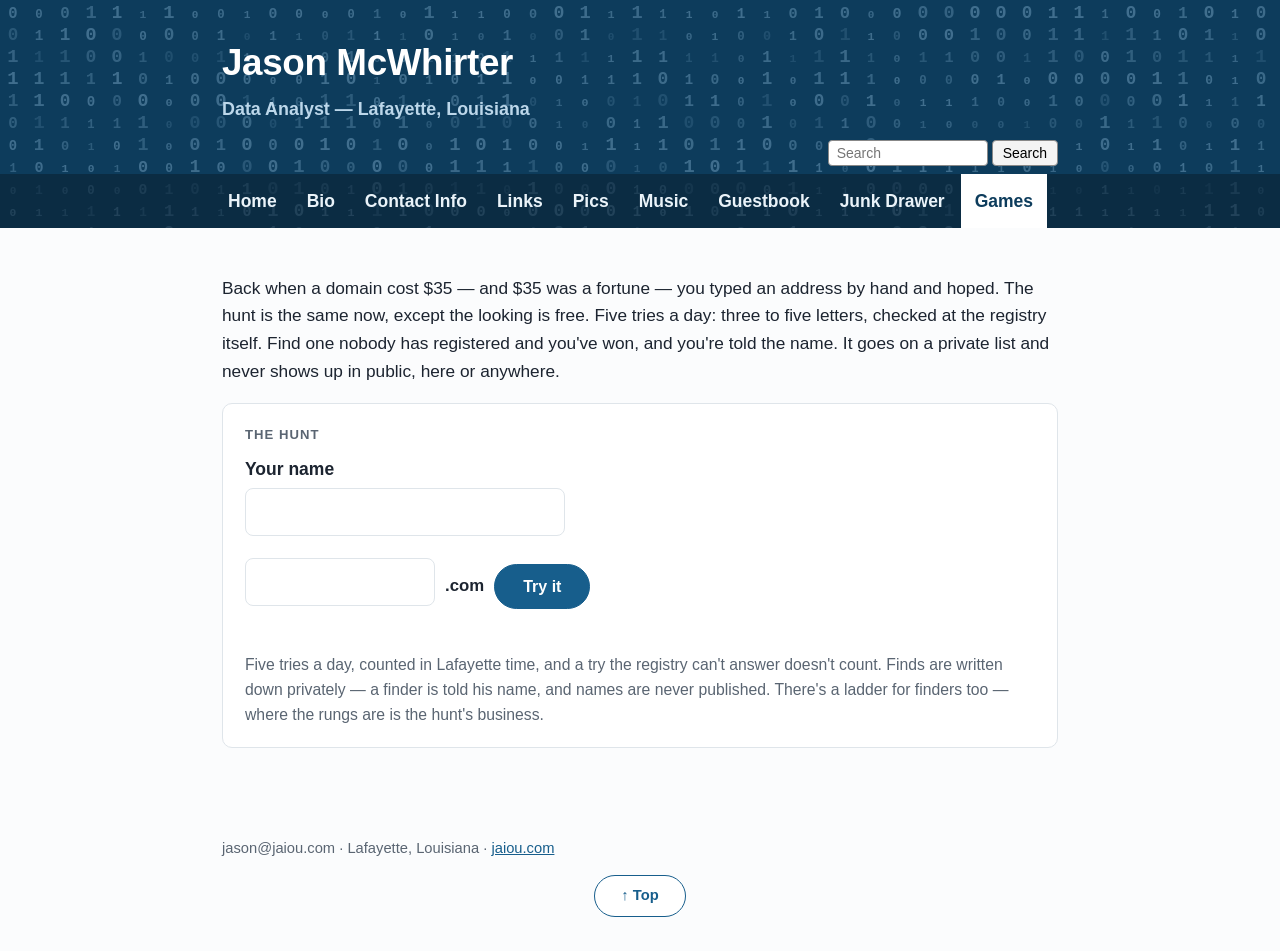
<file: hunt.html>
<!DOCTYPE html>
<html lang="en">
<head>
<script async src="https://www.googletagmanager.com/gtm.js?id=GTM-5B77SQ24"></script>
<script>
  window.dataLayer = window.dataLayer || [];
  function gtag(){dataLayer.push(arguments);}
  gtag('js', new Date());
</script>
<meta charset="utf-8">
<meta name="viewport" content="width=device-width, initial-scale=1">
<link rel="stylesheet" href="style.css?v=20261112-5">
<link rel="icon" href="/favicon.ico" sizes="any">
<link rel="apple-touch-icon" href="/apple-touch-icon.png">
<link rel="manifest" href="/manifest.webmanifest">
<meta name="theme-color" content="#0d3c5c">
<title>The Domain Hunt · jaiou.com</title>
<meta name="description" content="The Domain Hunt at jaiou.com — five tries a day, three to five letters, checked at the registry itself. Find a .com nobody has registered. The finder is told the name; it is never published.">
</head><body id="top">
<header class="site">
<canvas id="binary" aria-hidden="true"></canvas>
<div class="band"><h1>Jason McWhirter</h1><p class="role">Data Analyst — Lafayette, Louisiana</p></div>
<div class="hsearch"><form action="https://mcwoogle.com/" method="get" target="_blank" rel="noopener" role="search"><input type="text" name="q" placeholder="Search" aria-label="Search"><button type="submit">Search</button></form></div>
<nav class="menu"><div class="in"><a href="index.html">Home</a><a href="bio.html">Bio</a><a href="contact.html">Contact Info</a><a href="links.html">Links</a><a href="pics.html">Pics</a><a href="music.html">Music</a><a href="guestbook.html">Guestbook</a><a href="junk.html">Junk Drawer</a><a href="games.html" class="here">Games</a></div></nav>
</header>
<main>
<p class="big">Back when a domain cost $35 — and $35 was a fortune — you typed an address by hand and hoped. The hunt is the same now, except the looking is free. Five tries a day: three to five letters, checked at the registry itself. Find one nobody has registered and you've won, and you're told the name. It goes on a private list and never shows up in public, here or anywhere.</p>

<div class="card">
<p class="tag">The hunt</p>
<label class="board-name-label" for="hunt-name">Your name</label>
<input id="hunt-name" class="board-name-input" type="text" maxlength="40" autocomplete="off">
<div class="hunt-tryrow">
<input id="hunt-candidate" class="board-name-input hunt-input" type="text" maxlength="63" autocomplete="off" aria-label="Name to try">
<span class="hunt-tld">.com</span>
<button type="button" id="hunt-btn" class="fish-btn hunt-btn">Try it</button>
</div>
<p id="hunt-status" class="rev-status" role="status"></p>
<p id="hunt-meta" class="board-note"></p>
<div id="hunt-tries-wrap" hidden>
<p class="board-note hunt-tries-head">Your tries today</p>
<ol id="hunt-tries" class="hunt-tries"></ol>
</div>
<div id="hunt-prize" class="rev-prize" hidden>
<img id="hunt-prizebadge" src="images/badge-hunt.svg" alt="The jAIou domain hunt badge" class="fish-prizebadge">
<div>
<p id="hunt-prizewin" class="fish-prizewin"><strong>You found one.</strong></p>
<p class="fish-prizehow">The badge is yours. Take this claim code to the <a id="hunt-gblink" href="guestbook.html">guestbook</a> and put it in the Code field when you post — the badge stamps your post. Your find is told to you; it isn't published and never appears on the board.</p>
<p id="hunt-code" class="rev-code"></p>
</div>
</div>
<p class="rev-fineprint">Five tries a day, counted in Lafayette time, and a try the registry can't answer doesn't count. Finds are written down privately — a finder is told his name, and names are never published. There's a ladder for finders too — where the rungs are is the hunt's business.</p>
</div>
</main>
<footer><p>jason@jaiou.com · Lafayette, Louisiana · <a href="index.html">jaiou.com</a></p><p class="topwrap"><a class="totop" href="#top">↑ Top</a></p></footer>
<style>
.hunt-tries-head { margin-bottom: 2px; }
.hunt-tries { margin: 0 0 4px 22px; padding: 0; }
.hunt-tries li { padding: 1px 0; }
</style>
<script src="share-card.js"></script>
<script src="hunt.js?v=20261114-4"></script>
<script src="binary.js"></script>
</body>
</html>
</file>
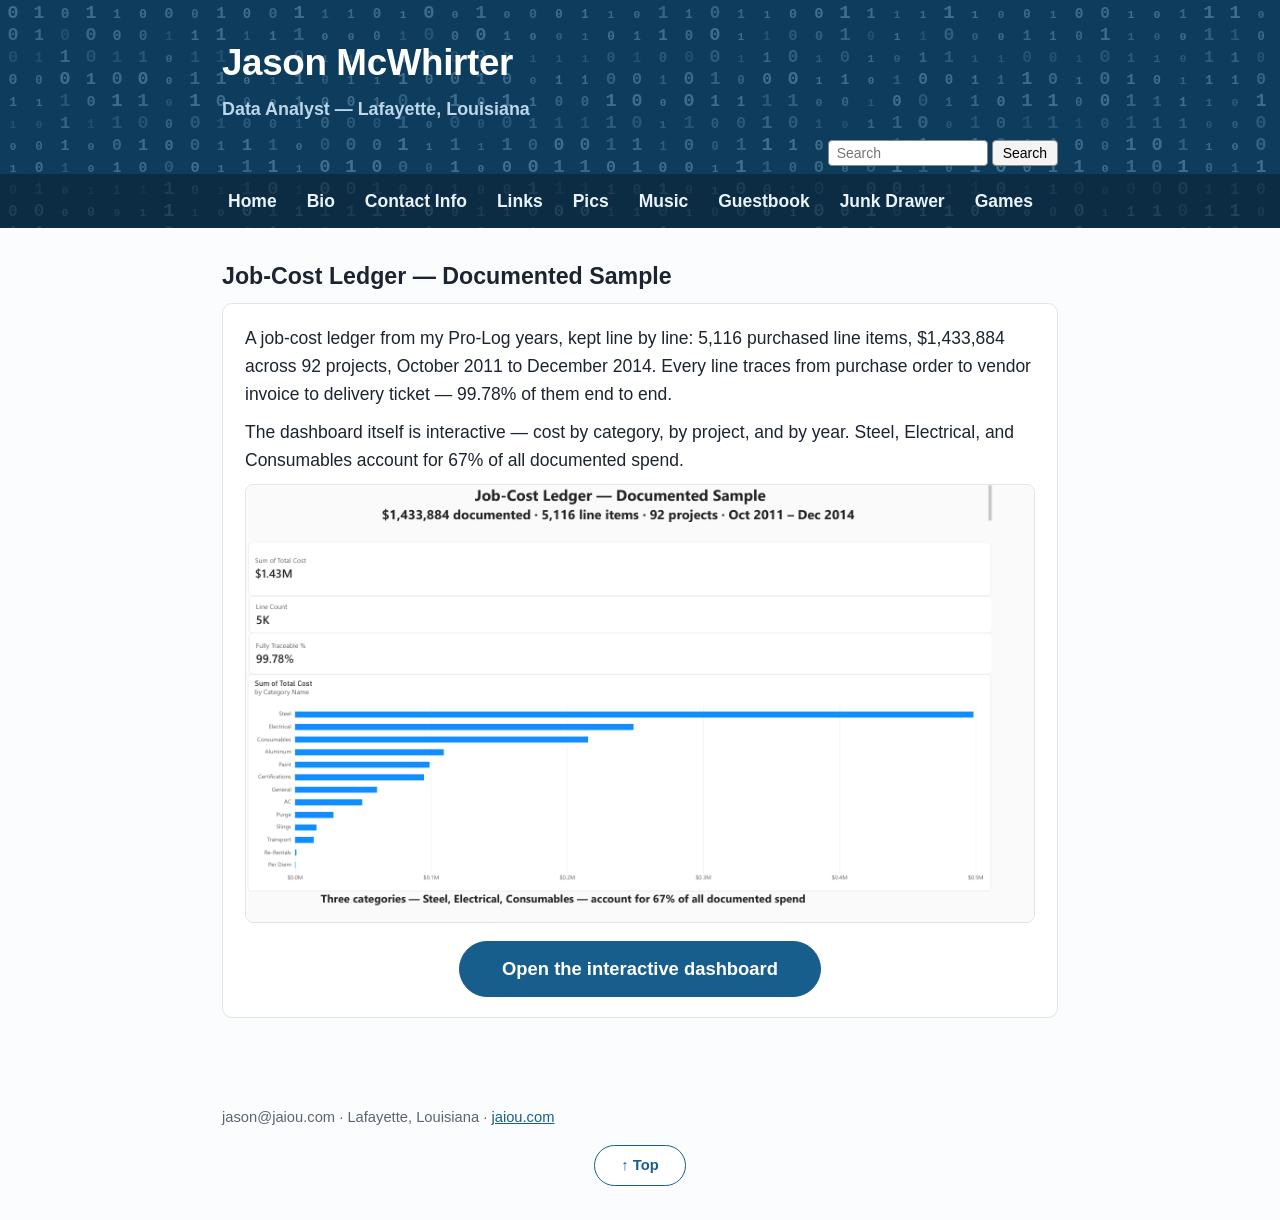
<file: job-cost-ledger.html>
<!DOCTYPE html>
<html lang="en">
<head>
<script async src="https://www.googletagmanager.com/gtm.js?id=GTM-5B77SQ24"></script>
<script>
  window.dataLayer = window.dataLayer || [];
  function gtag(){dataLayer.push(arguments);}
  gtag('js', new Date());
</script>
<meta charset="utf-8">
<meta name="viewport" content="width=device-width, initial-scale=1">
<link rel="stylesheet" href="style.css?v=20261112-5">
<link rel="icon" href="/favicon.ico" sizes="any">
<link rel="apple-touch-icon" href="/apple-touch-icon.png">
<link rel="manifest" href="/manifest.webmanifest">
<meta name="theme-color" content="#0d3c5c">
<title>Job-Cost Ledger — Jason McWhirter · jaiou.com</title>
<meta name="description" content="Interactive Power BI dashboard: 5,116 line items, $1,433,884 documented across 92 projects, Oct 2011 – Dec 2014. 99.78% of lines fully traceable from purchase order to vendor invoice to delivery ticket.">
<meta property="og:type" content="website">
<meta property="og:url" content="https://jaiou.com/job-cost-ledger.html">
<meta property="og:title" content="Job-Cost Ledger — Documented Sample">
<meta property="og:description" content="Interactive Power BI dashboard: 5,116 line items, $1,433,884 documented across 92 projects, Oct 2011 – Dec 2014. 99.78% of lines fully traceable from purchase order to vendor invoice to delivery ticket.">
<meta property="og:image" content="https://jaiou.com/images/job-cost-ledger.png">
<meta name="twitter:card" content="summary_large_image">
<meta name="twitter:title" content="Job-Cost Ledger — Documented Sample">
<meta name="twitter:description" content="Interactive Power BI dashboard: 5,116 line items, $1,433,884 documented across 92 projects, Oct 2011 – Dec 2014. 99.78% of lines fully traceable from purchase order to vendor invoice to delivery ticket.">
<meta name="twitter:image" content="https://jaiou.com/images/job-cost-ledger.png">
</head><body id="top">
<header class="site">
<canvas id="binary" aria-hidden="true"></canvas>
<div class="band"><h1>Jason McWhirter</h1><p class="role">Data Analyst — Lafayette, Louisiana</p></div>
<div class="hsearch"><form action="https://mcwoogle.com/" method="get" target="_blank" rel="noopener" role="search"><input type="text" name="q" placeholder="Search" aria-label="Search"><button type="submit">Search</button></form></div>
<nav class="menu"><div class="in"><a href="index.html">Home</a><a href="bio.html">Bio</a><a href="contact.html">Contact Info</a><a href="links.html">Links</a><a href="pics.html">Pics</a><a href="music.html">Music</a><a href="guestbook.html">Guestbook</a><a href="junk.html">Junk Drawer</a><a href="games.html">Games</a></div></nav>
</header>
<main>
<h2>Job-Cost Ledger — Documented Sample</h2>
<div class="card">
<p>A job-cost ledger from my Pro-Log years, kept line by line: 5,116 purchased line items, $1,433,884 across 92 projects, October 2011 to December 2014. Every line traces from purchase order to vendor invoice to delivery ticket — 99.78% of them end to end.</p>
<p>The dashboard itself is interactive — cost by category, by project, and by year. Steel, Electrical, and Consumables account for 67% of all documented spend.</p>
<p><a href="https://app.powerbi.com/view?r=eyJrIjoiODc4ZWFhNzItMWY3NC00MjNiLTk2NjgtYmM5NDE4N2ZiNmEyIiwidCI6IjU4YTI5Mjg4LTg1YmMtNGViZC1hMDJkLTRkYmE5N2IzYjc4YiJ9" target="_blank" rel="noopener"><img src="images/job-cost-ledger.png" alt="Job-Cost Ledger dashboard — cost by category" style="max-width:100%;height:auto;border:1px solid var(--line);border-radius:8px;"></a></p>
<p style="text-align:center;"><a class="fish-btn" style="text-decoration:none;display:inline-block;" href="https://app.powerbi.com/view?r=eyJrIjoiODc4ZWFhNzItMWY3NC00MjNiLTk2NjgtYmM5NDE4N2ZiNmEyIiwidCI6IjU4YTI5Mjg4LTg1YmMtNGViZC1hMDJkLTRkYmE5N2IzYjc4YiJ9" target="_blank" rel="noopener">Open the interactive dashboard</a></p>
</div>
</main>
<footer><p>jason@jaiou.com · Lafayette, Louisiana · <a href="index.html">jaiou.com</a></p><p class="topwrap"><a class="totop" href="#top">↑ Top</a></p></footer>
<script src="binary.js"></script>
</body>
</html>
</file>
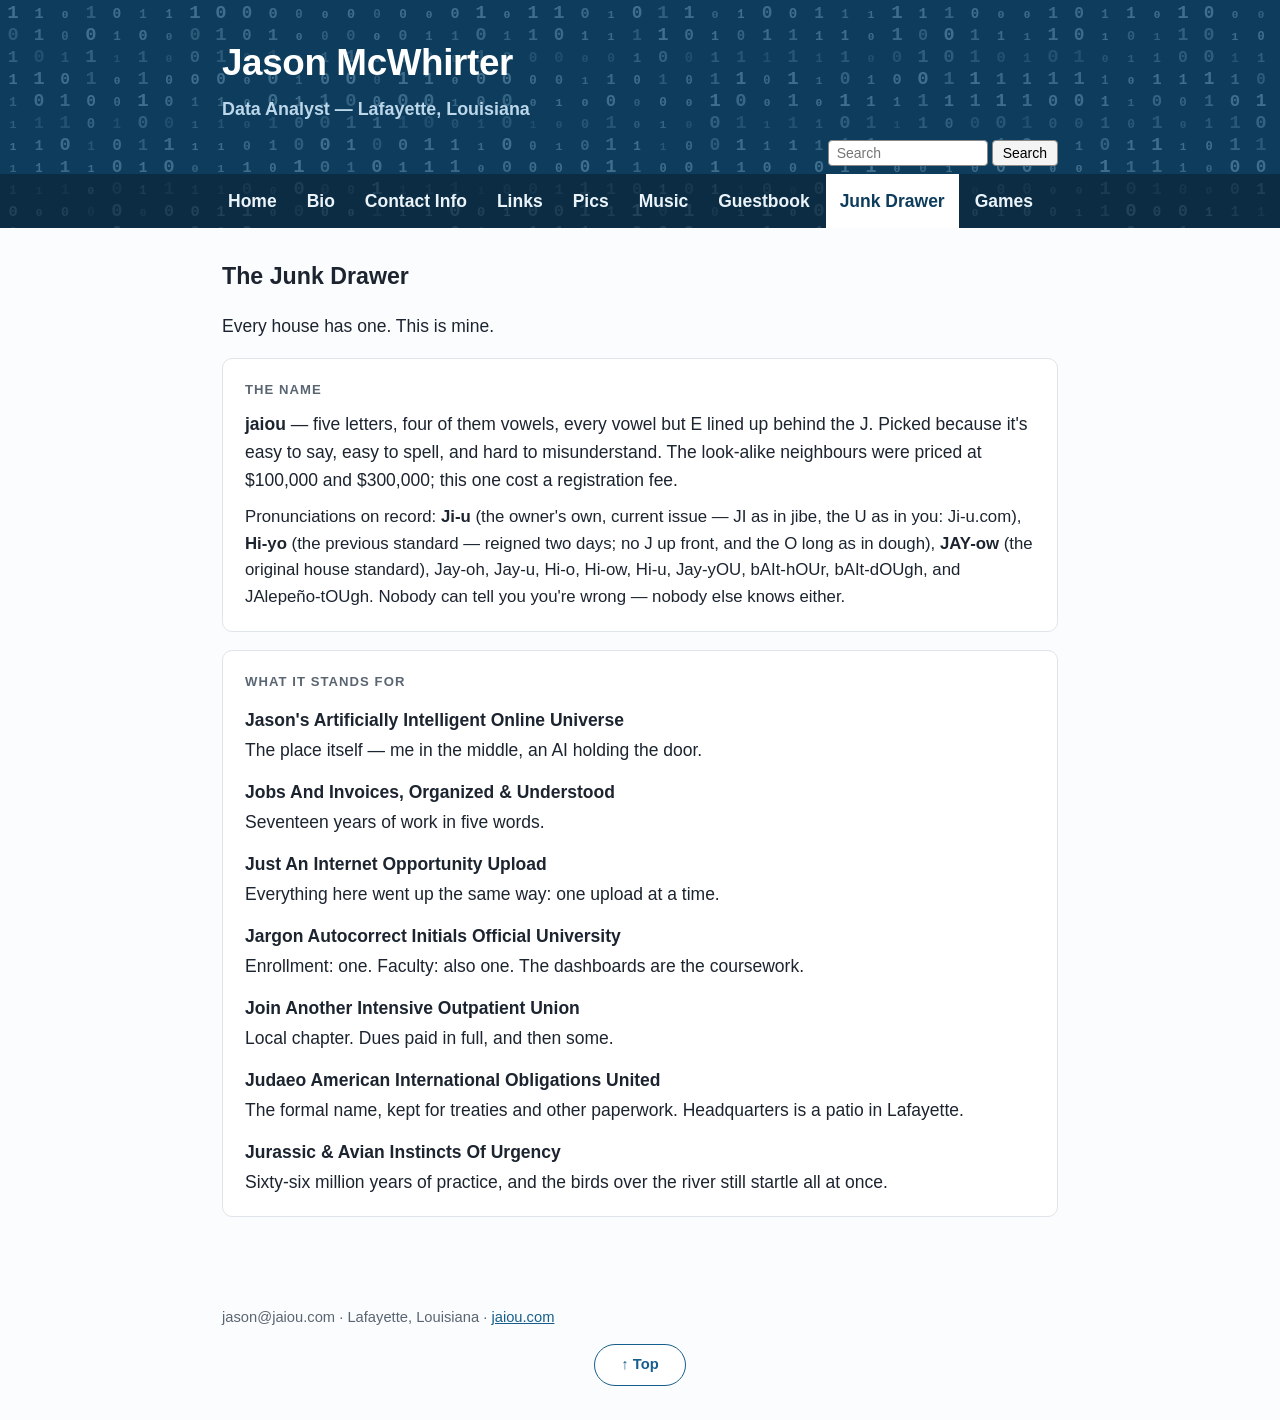
<file: junk.html>
<!DOCTYPE html>
<html lang="en">
<head>
<script async src="https://www.googletagmanager.com/gtm.js?id=GTM-5B77SQ24"></script>
<script>
  window.dataLayer = window.dataLayer || [];
  function gtag(){dataLayer.push(arguments);}
  gtag('js', new Date());
</script>
<meta charset="utf-8">
<meta name="viewport" content="width=device-width, initial-scale=1">
<link rel="stylesheet" href="style.css?v=20261112-5">
<link rel="icon" href="/favicon.ico" sizes="any">
<link rel="apple-touch-icon" href="/apple-touch-icon.png">
<link rel="manifest" href="/manifest.webmanifest">
<meta name="theme-color" content="#0d3c5c">
<title>Junk Drawer — jaiou.com · jaiou.com</title>
<meta name="description" content="The junk drawer at jaiou.com: what the name means, how to say it, and what it stands for this week.">
</head><body id="top">
<header class="site">
<canvas id="binary" aria-hidden="true"></canvas>
<div class="band"><h1>Jason McWhirter</h1><p class="role">Data Analyst — Lafayette, Louisiana</p></div>
<div class="hsearch"><form action="https://mcwoogle.com/" method="get" target="_blank" rel="noopener" role="search"><input type="text" name="q" placeholder="Search" aria-label="Search"><button type="submit">Search</button></form></div>
<nav class="menu"><div class="in"><a href="index.html">Home</a><a href="bio.html">Bio</a><a href="contact.html">Contact Info</a><a href="links.html">Links</a><a href="pics.html">Pics</a><a href="music.html">Music</a><a href="guestbook.html">Guestbook</a><a href="junk.html" class="here">Junk Drawer</a><a href="games.html">Games</a></div></nav>
</header>
<main>
<h2>The Junk Drawer</h2>
<p>Every house has one. This is mine.</p>
<div class="card">
<p class="tag">The name</p>
<p><strong>jaiou</strong> — five letters, four of them vowels, every vowel but E lined up behind the J. Picked because it's easy to say, easy to spell, and hard to misunderstand. The look-alike neighbours were priced at $100,000 and $300,000; this one cost a registration fee.</p>
<p class="pron">Pronunciations on record: <strong>Ji-u</strong> (the owner's own, current issue — JI as in jibe, the U as in you: Ji-u.com), <strong>Hi-yo</strong> (the previous standard — reigned two days; no J up front, and the O long as in dough), <strong>JAY-ow</strong> (the original house standard), Jay-oh, Jay-u, Hi-o, Hi-ow, Hi-u, Jay-yOU, bAIt-hOUr, bAIt-dOUgh, and JAlepeño-tOUgh. Nobody can tell you you're wrong — nobody else knows either.</p>
</div>
<div class="card">
<p class="tag">What it stands for</p>
<dl class="backr">
<dt>Jason's Artificially Intelligent Online Universe</dt><dd>The place itself — me in the middle, an AI holding the door.</dd>
<dt>Jobs And Invoices, Organized &amp; Understood</dt><dd>Seventeen years of work in five words.</dd>
<dt>Just An Internet Opportunity Upload</dt><dd>Everything here went up the same way: one upload at a time.</dd>
<dt>Jargon Autocorrect Initials Official University</dt><dd>Enrollment: one. Faculty: also one. The dashboards are the coursework.</dd>
<dt>Join Another Intensive Outpatient Union</dt><dd>Local chapter. Dues paid in full, and then some.</dd>
<dt>Judaeo American International Obligations United</dt><dd>The formal name, kept for treaties and other paperwork. Headquarters is a patio in Lafayette.</dd>
<dt>Jurassic &amp; Avian Instincts Of Urgency</dt><dd>Sixty-six million years of practice, and the birds over the river still startle all at once.</dd>
</dl>
</div>
</main>
<footer><p>jason@jaiou.com · Lafayette, Louisiana · <a href="index.html">jaiou.com</a></p><p class="topwrap"><a class="totop" href="#top">↑ Top</a></p></footer>
<script src="binary.js"></script>
</body>
</html>
</file>
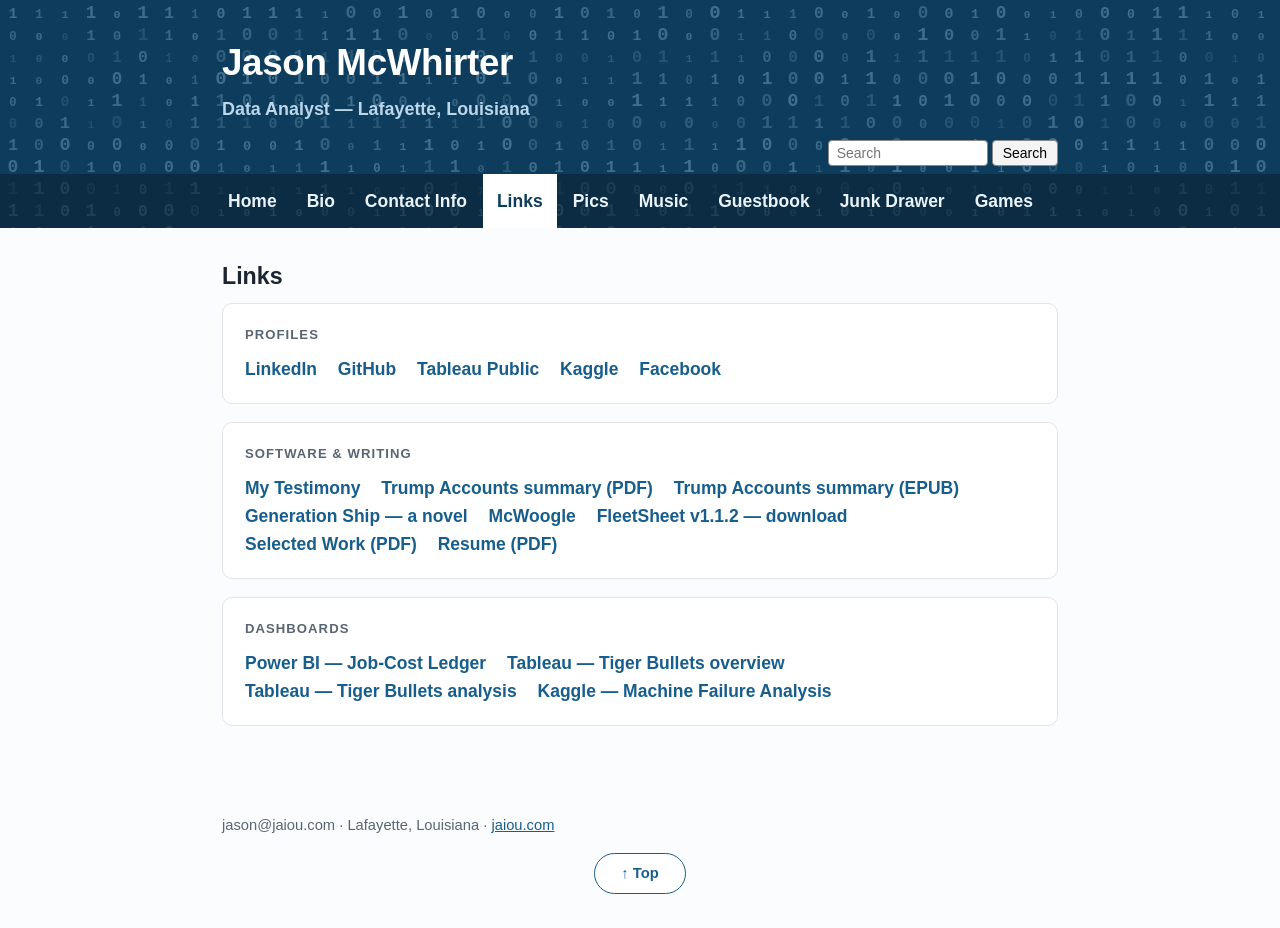
<file: links.html>
<!DOCTYPE html>
<html lang="en">
<head>
<script async src="https://www.googletagmanager.com/gtm.js?id=GTM-5B77SQ24"></script>
<script>
  window.dataLayer = window.dataLayer || [];
  function gtag(){dataLayer.push(arguments);}
  gtag('js', new Date());
</script>
<meta charset="utf-8">
<meta name="viewport" content="width=device-width, initial-scale=1">
<link rel="stylesheet" href="style.css?v=20261112-5">
<link rel="icon" href="/favicon.ico" sizes="any">
<link rel="apple-touch-icon" href="/apple-touch-icon.png">
<link rel="manifest" href="/manifest.webmanifest">
<meta name="theme-color" content="#0d3c5c">
<title>Links — Jason McWhirter · jaiou.com</title>
<meta name="description" content="Links to Jason McWhirter's profiles, dashboards, software, and case studies.">
</head><body id="top">
<header class="site">
<canvas id="binary" aria-hidden="true"></canvas>
<div class="band"><h1>Jason McWhirter</h1><p class="role">Data Analyst — Lafayette, Louisiana</p></div>
<div class="hsearch"><form action="https://mcwoogle.com/" method="get" target="_blank" rel="noopener" role="search"><input type="text" name="q" placeholder="Search" aria-label="Search"><button type="submit">Search</button></form></div>
<nav class="menu"><div class="in"><a href="index.html">Home</a><a href="bio.html">Bio</a><a href="contact.html">Contact Info</a><a href="links.html" class="here">Links</a><a href="pics.html">Pics</a><a href="music.html">Music</a><a href="guestbook.html">Guestbook</a><a href="junk.html">Junk Drawer</a><a href="games.html">Games</a></div></nav>
</header>
<main>
<h2>Links</h2>
<div class="card">
<p class="tag">Profiles</p>
<p class="links"><a href="https://www.linkedin.com/in/jason-mcwhirter-44738664" target="_blank" rel="noopener">LinkedIn</a> <a href="https://github.com/jrmcw-source" target="_blank" rel="noopener">GitHub</a> <a href="https://public.tableau.com/app/profile/jason.mcwhirter" target="_blank" rel="noopener">Tableau Public</a> <a href="https://www.kaggle.com/jasonmcwhirter" target="_blank" rel="noopener">Kaggle</a> <a href="https://www.facebook.com/jrmcwhirter" target="_blank" rel="noopener">Facebook</a></p>
</div>
<div class="card">
<p class="tag">Software &amp; writing</p>
<p class="links"><a href="https://docs.google.com/document/d/e/2PACX-1vSVlES25pteHAsjJVk8TCX1lqUkzy6IpMr2oVAkt9U4C-_L0dct6Oyzc_87XHaGsgzNgRhpoxXQ3ANa/pub" target="_blank" rel="noopener">My Testimony</a> <a href="trump-accounts-brief.pdf" target="_blank" rel="noopener">Trump Accounts summary (PDF)</a> <a href="trump-accounts-brief.epub" target="_blank" rel="noopener">Trump Accounts summary (EPUB)</a> <a href="https://lowshelf.gumroad.com/l/generationship" target="_blank" rel="noopener">Generation Ship — a novel</a> <a href="https://mcwoogle.com" target="_blank" rel="noopener">McWoogle</a> <a href="https://github.com/jrmcw-source/FleetSheet/releases/tag/v1.1.2" target="_blank" rel="noopener">FleetSheet v1.1.2 — download</a> <a href="https://github.com/jrmcw-source/jrmcw-source/blob/main/Selected-Work.pdf" target="_blank" rel="noopener">Selected Work (PDF)</a> <a href="Jason-McWhirter-Resume.pdf" target="_blank" rel="noopener">Resume (PDF)</a></p>
</div>
<div class="card">
<p class="tag">Dashboards</p>
<p class="links"><a href="job-cost-ledger.html">Power BI — Job-Cost Ledger</a> <a href="https://public.tableau.com/views/TigerBulletsProgram20092013FieldInventoryBilling/Dashboard1" target="_blank" rel="noopener">Tableau — Tiger Bullets overview</a> <a href="https://public.tableau.com/app/profile/jason.mcwhirter/viz/TigerBulletsProgram20092013FieldInventoryBilling/Analysis" target="_blank" rel="noopener">Tableau — Tiger Bullets analysis</a> <a href="https://www.kaggle.com/code/jasonmcwhirter/machine-failure-analysis-what-breaks-when-and" target="_blank" rel="noopener">Kaggle — Machine Failure Analysis</a></p>
</div>
</main>
<footer><p>jason@jaiou.com · Lafayette, Louisiana · <a href="index.html">jaiou.com</a></p><p class="topwrap"><a class="totop" href="#top">↑ Top</a></p></footer>
<script src="binary.js"></script>
</body>
</html>
</file>
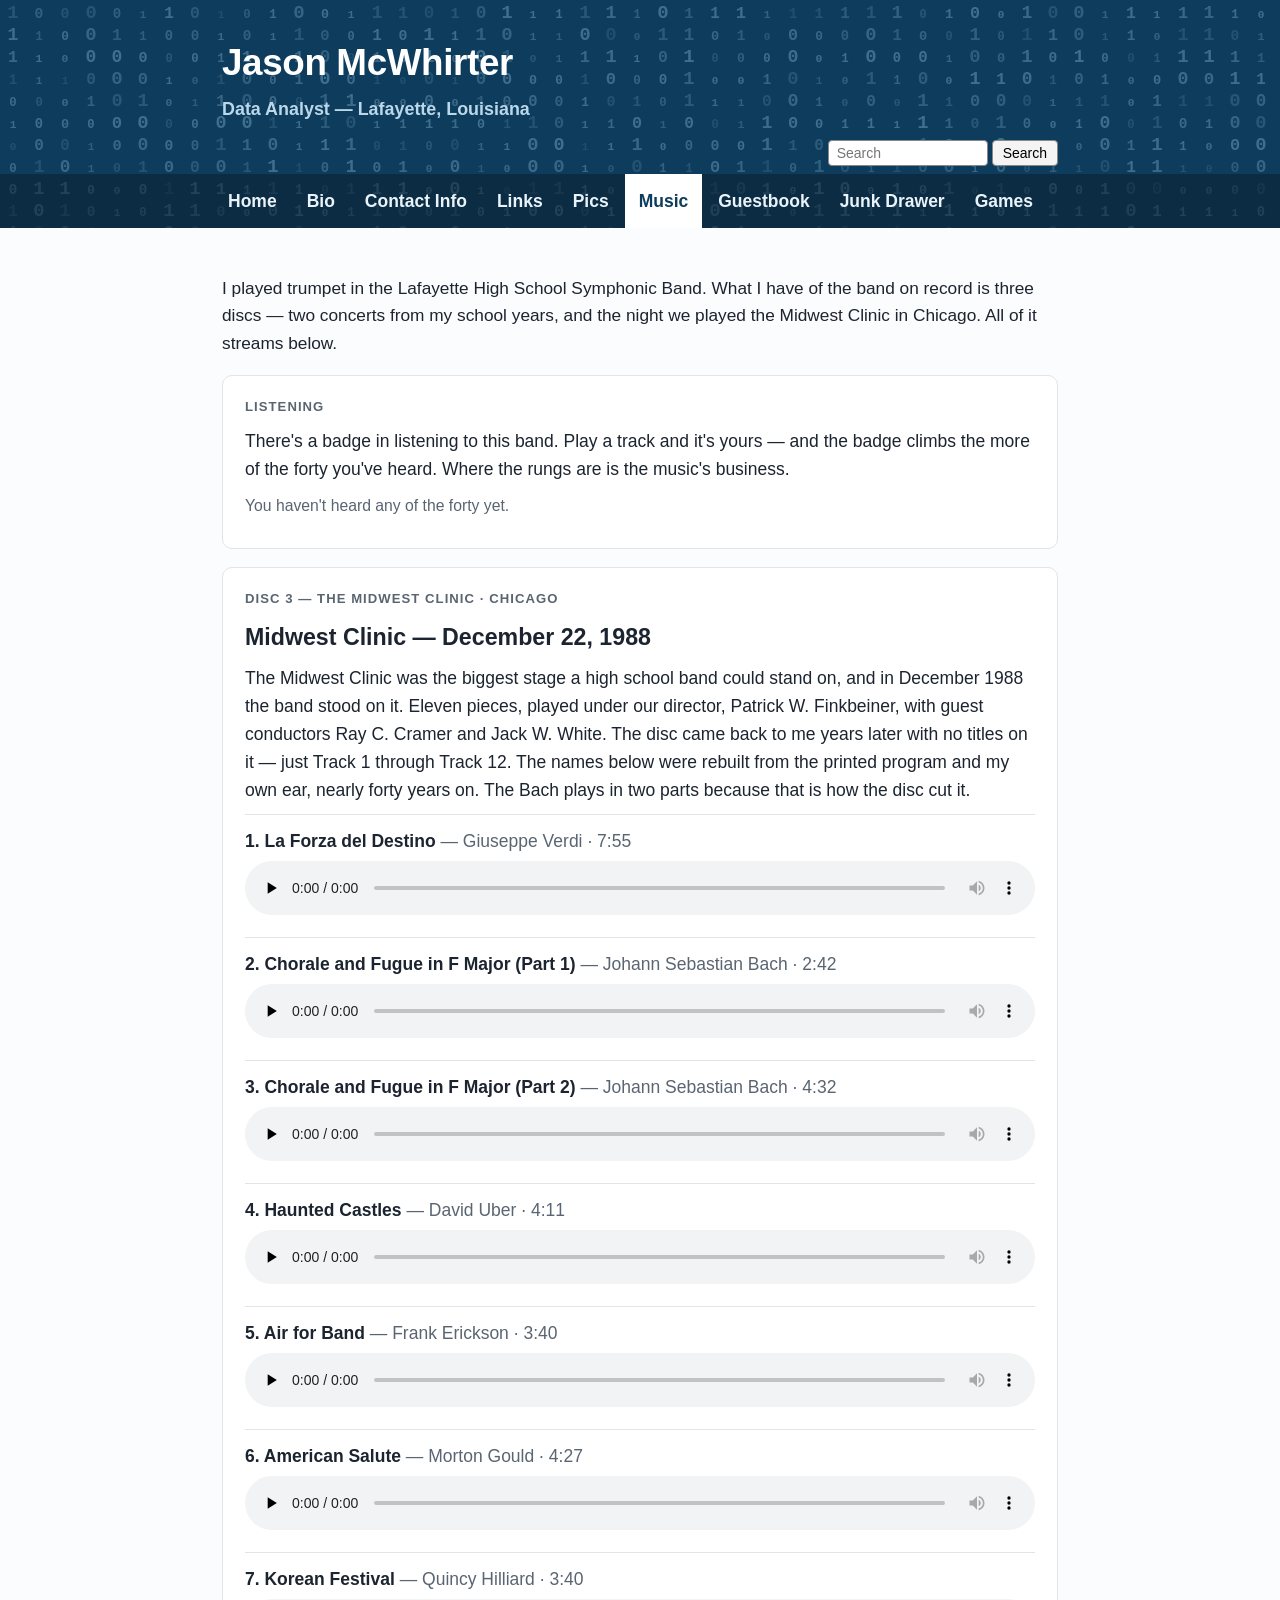
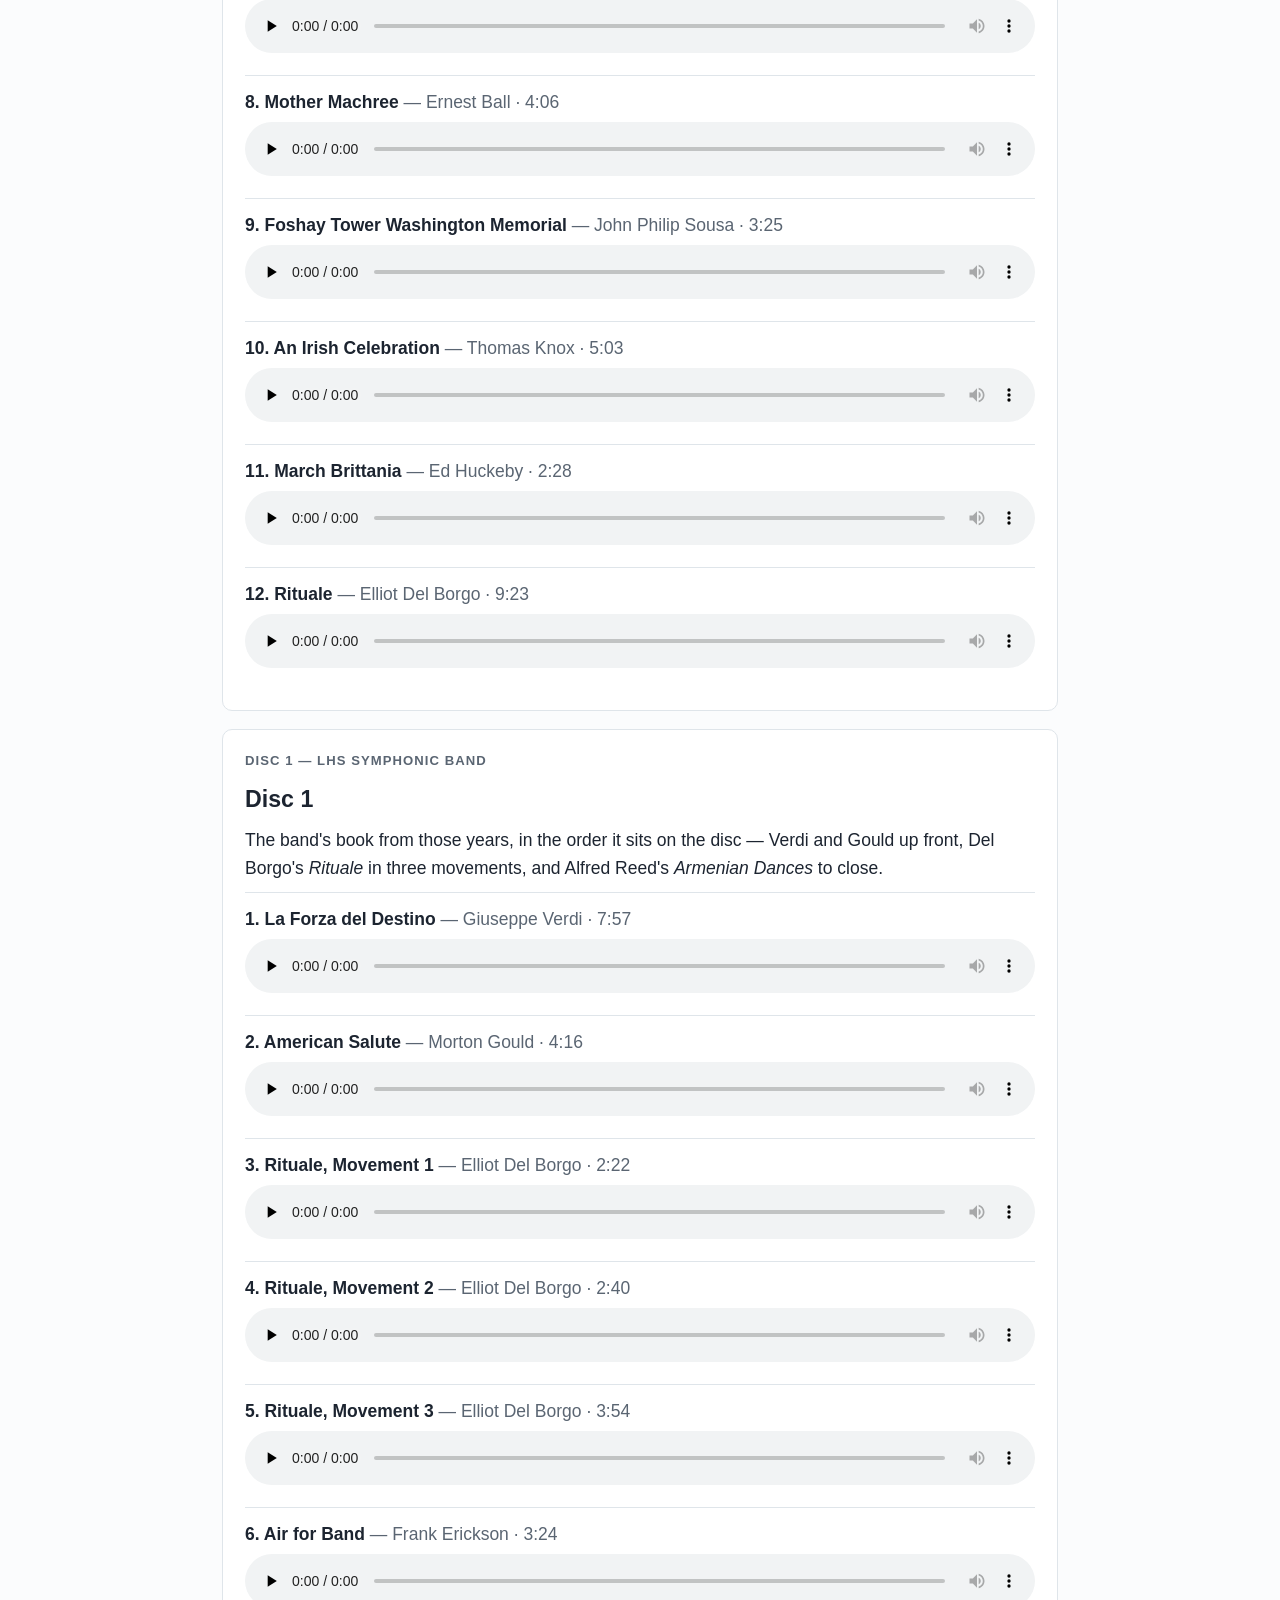
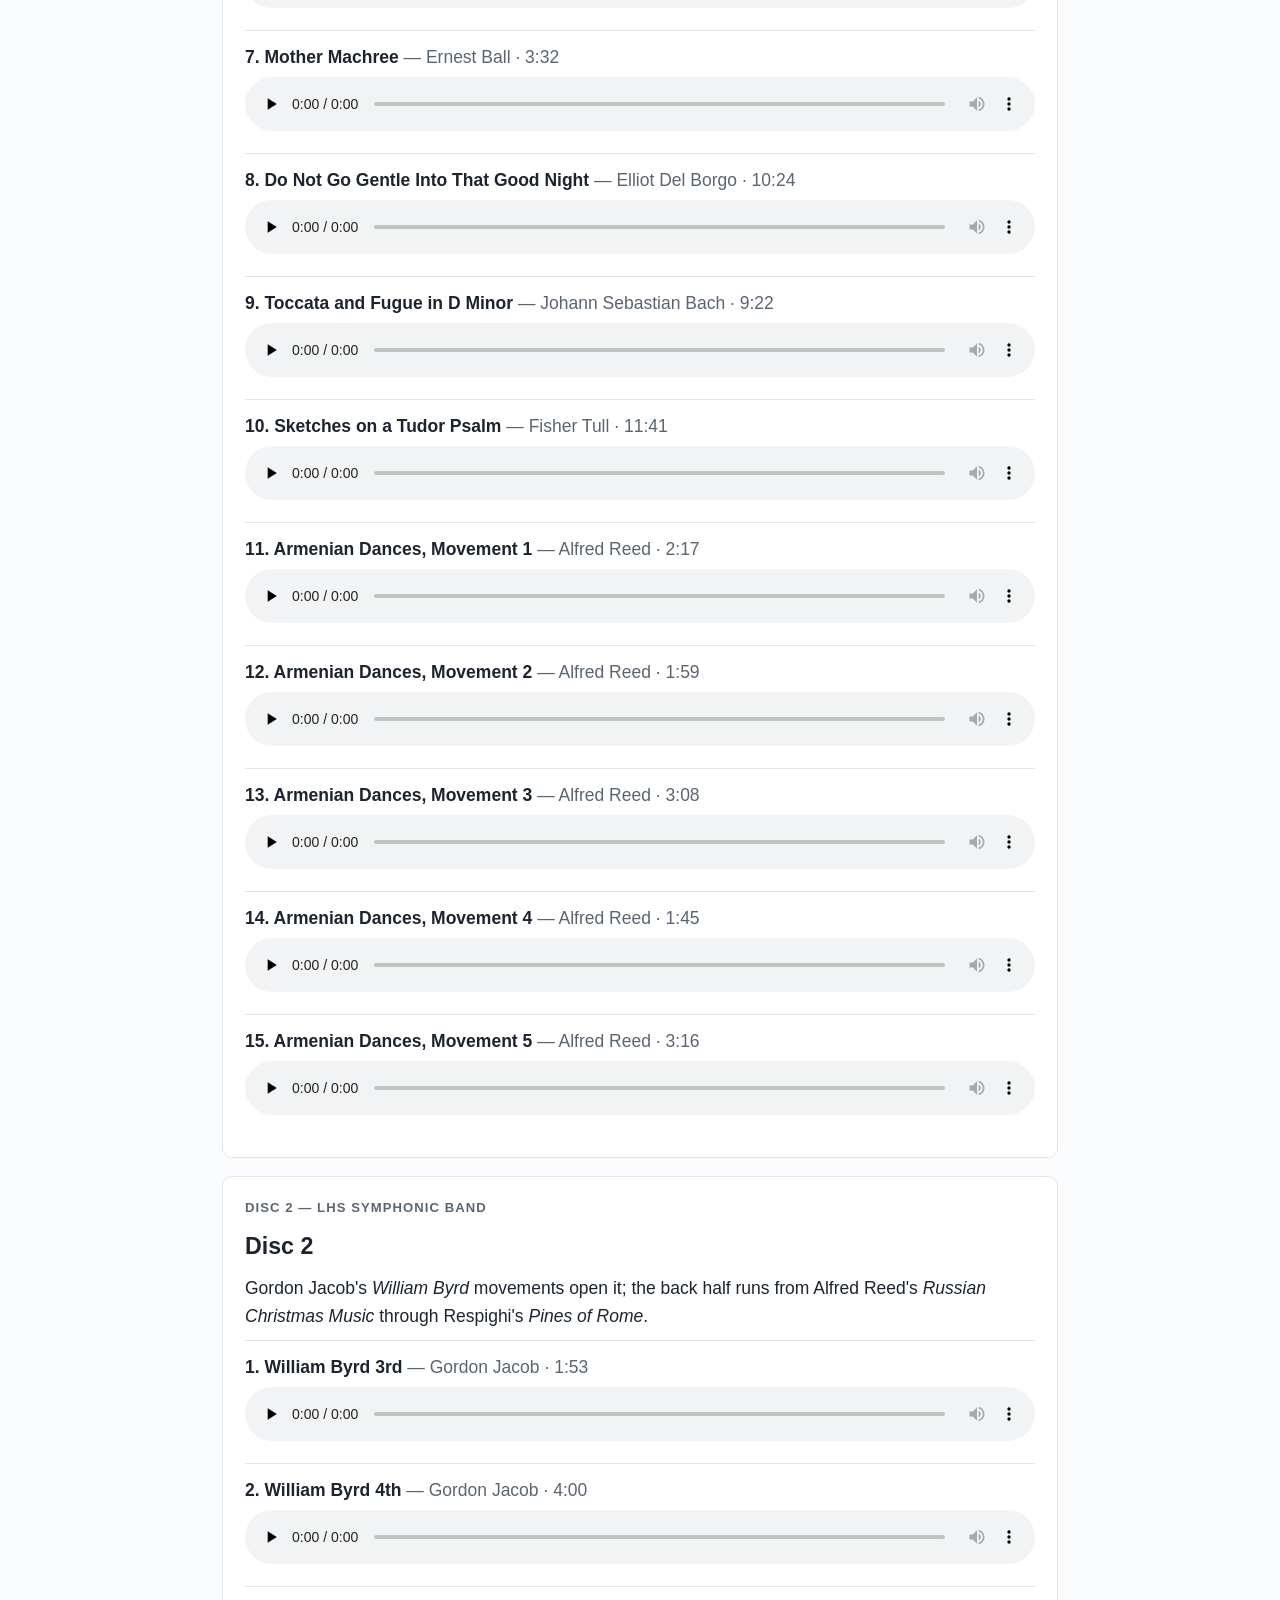
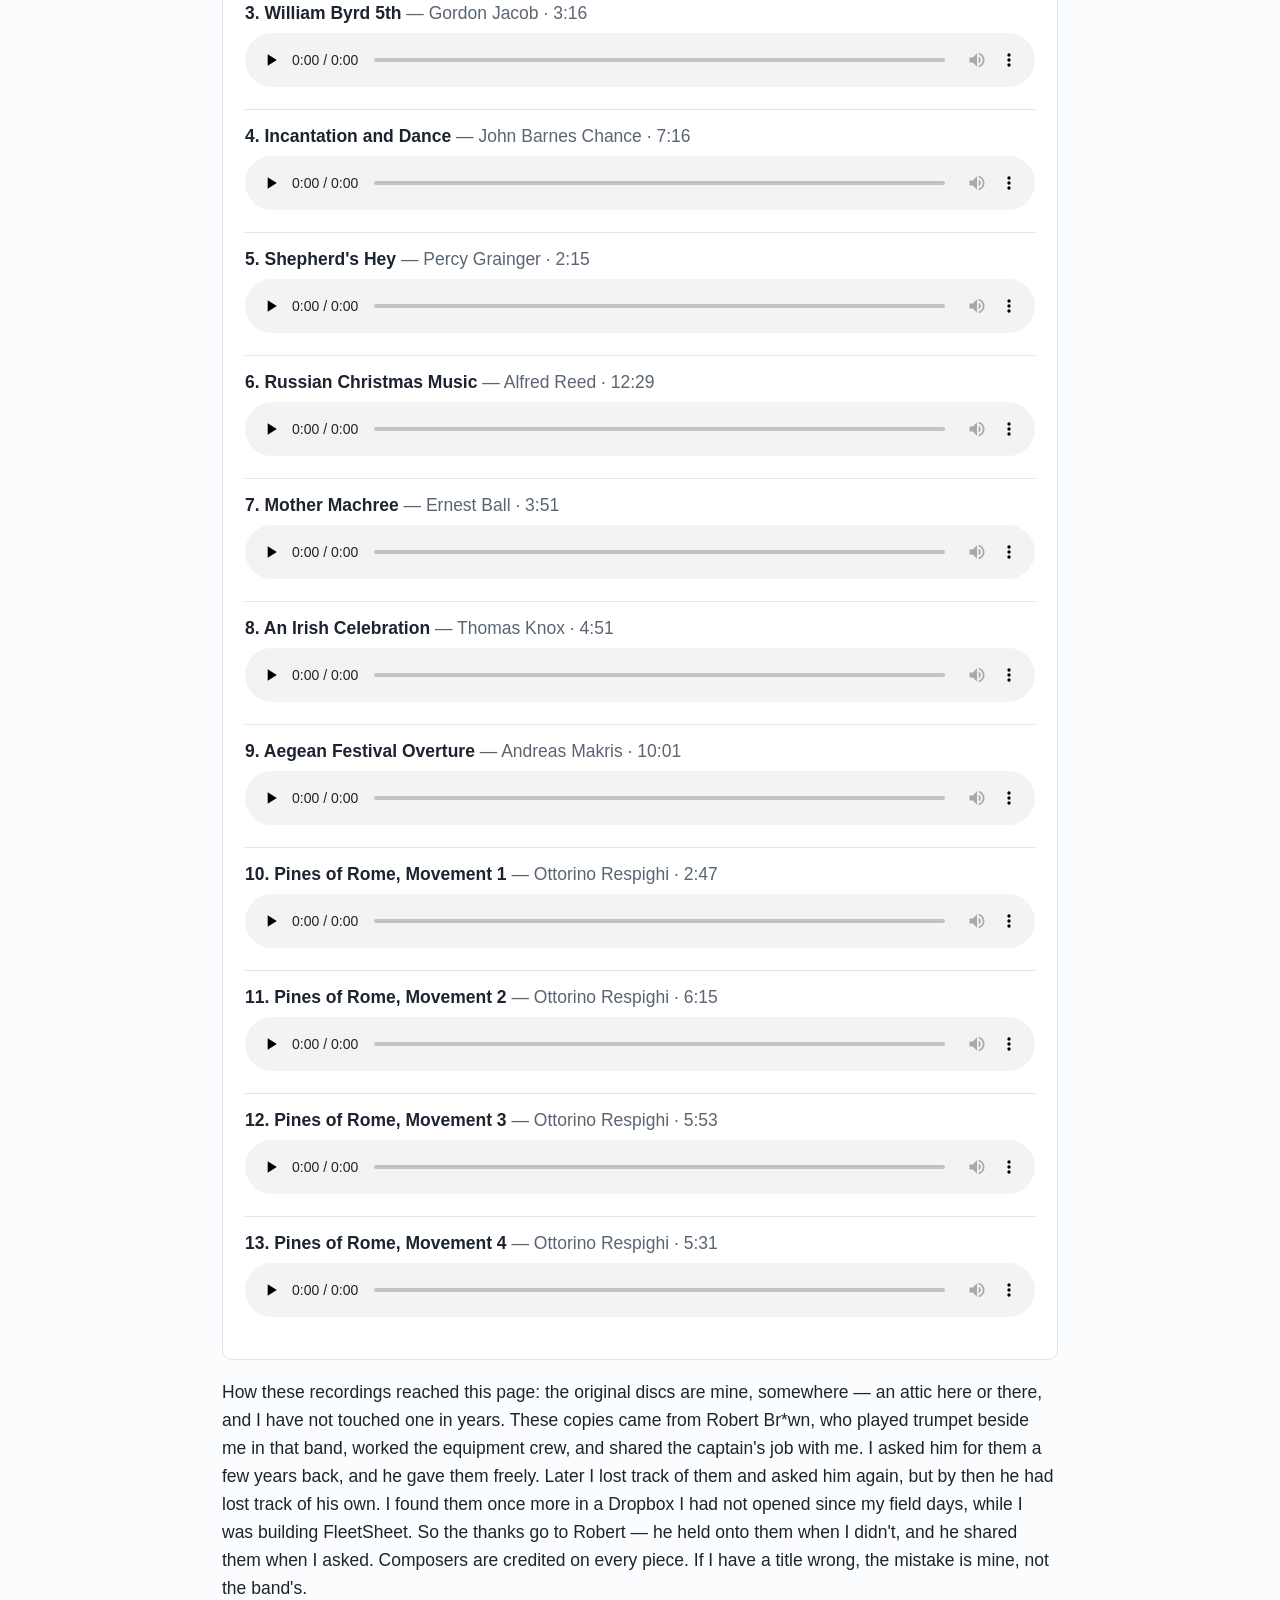
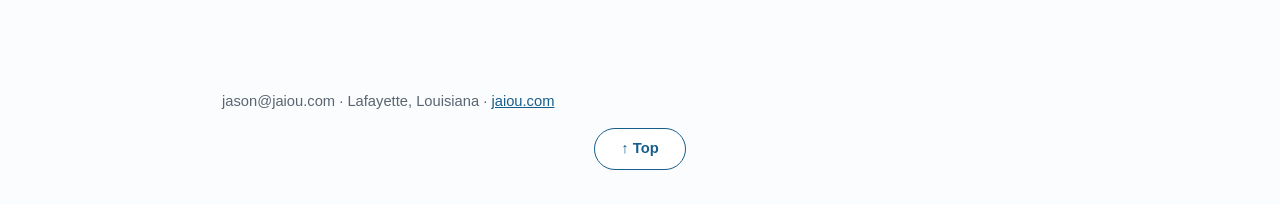
<file: music.html>
<!DOCTYPE html>
<html lang="en">
<head>
<script async src="https://www.googletagmanager.com/gtm.js?id=GTM-5B77SQ24"></script>
<script>
  window.dataLayer = window.dataLayer || [];
  function gtag(){dataLayer.push(arguments);}
  gtag('js', new Date());
</script>
<meta charset="utf-8">
<meta name="viewport" content="width=device-width, initial-scale=1">
<link rel="stylesheet" href="style.css?v=20261112-5">
<link rel="icon" href="/favicon.ico" sizes="any">
<link rel="apple-touch-icon" href="/apple-touch-icon.png">
<link rel="manifest" href="/manifest.webmanifest">
<meta name="theme-color" content="#0d3c5c">
<title>Music — Lafayette High School Symphonic Band · jaiou.com</title>
<meta name="description" content="Three discs of the Lafayette High School Symphonic Band, including the December 1988 Midwest Clinic performance in Chicago. Jason McWhirter, trumpet.">
</head><body id="top">
<header class="site">
<canvas id="binary" aria-hidden="true"></canvas>
<div class="band"><h1>Jason McWhirter</h1><p class="role">Data Analyst — Lafayette, Louisiana</p></div>
<div class="hsearch"><form action="https://mcwoogle.com/" method="get" target="_blank" rel="noopener" role="search"><input type="text" name="q" placeholder="Search" aria-label="Search"><button type="submit">Search</button></form></div>
<nav class="menu"><div class="in"><a href="index.html">Home</a><a href="bio.html">Bio</a><a href="contact.html">Contact Info</a><a href="links.html">Links</a><a href="pics.html">Pics</a><a href="music.html" class="here">Music</a><a href="guestbook.html">Guestbook</a><a href="junk.html">Junk Drawer</a><a href="games.html">Games</a></div></nav>
</header>
<main>
<p class="big">I played trumpet in the Lafayette High School Symphonic Band. What I have of the band on record is three discs — two concerts from my school years, and the night we played the Midwest Clinic in Chicago. All of it streams below.</p>

<div class="card">
<p class="tag">Listening</p>
<p>There's a badge in listening to this band. Play a track and it's yours — and the badge climbs the more of the forty you've heard. Where the rungs are is the music's business.</p>
<p id="music-count" class="board-note">You haven't heard any of the forty yet.</p>
<div id="music-claim"></div>
</div>

<div class="card">
<p class="tag">Disc 3 — The Midwest Clinic · Chicago</p>
<h2 style="margin-top:0">Midwest Clinic — December 22, 1988</h2>
<p>The Midwest Clinic was the biggest stage a high school band could stand on, and in December 1988 the band stood on it. Eleven pieces, played under our director, Patrick W. Finkbeiner, with guest conductors Ray C. Cramer and Jack W. White. The disc came back to me years later with no titles on it — just Track 1 through Track 12. The names below were rebuilt from the printed program and my own ear, nearly forty years on. The Bach plays in two parts because that is how the disc cut it.</p>
<div class="track"><span class="t">1. La Forza del Destino</span> <span class="c">— Giuseppe Verdi</span> <span class="d">· 7:55</span><audio controls controlsList="nodownload" preload="none" src="audio/disc3/01-la-forza-del-destino.mp3"></audio></div>
<div class="track"><span class="t">2. Chorale and Fugue in F Major (Part 1)</span> <span class="c">— Johann Sebastian Bach</span> <span class="d">· 2:42</span><audio controls controlsList="nodownload" preload="none" src="audio/disc3/02-chorale-and-fugue-in-f-major-part-1.mp3"></audio></div>
<div class="track"><span class="t">3. Chorale and Fugue in F Major (Part 2)</span> <span class="c">— Johann Sebastian Bach</span> <span class="d">· 4:32</span><audio controls controlsList="nodownload" preload="none" src="audio/disc3/03-chorale-and-fugue-in-f-major-part-2.mp3"></audio></div>
<div class="track"><span class="t">4. Haunted Castles</span> <span class="c">— David Uber</span> <span class="d">· 4:11</span><audio controls controlsList="nodownload" preload="none" src="audio/disc3/04-haunted-castles.mp3"></audio></div>
<div class="track"><span class="t">5. Air for Band</span> <span class="c">— Frank Erickson</span> <span class="d">· 3:40</span><audio controls controlsList="nodownload" preload="none" src="audio/disc3/05-air-for-band.mp3"></audio></div>
<div class="track"><span class="t">6. American Salute</span> <span class="c">— Morton Gould</span> <span class="d">· 4:27</span><audio controls controlsList="nodownload" preload="none" src="audio/disc3/06-american-salute.mp3"></audio></div>
<div class="track"><span class="t">7. Korean Festival</span> <span class="c">— Quincy Hilliard</span> <span class="d">· 3:40</span><audio controls controlsList="nodownload" preload="none" src="audio/disc3/07-korean-festival.mp3"></audio></div>
<div class="track"><span class="t">8. Mother Machree</span> <span class="c">— Ernest Ball</span> <span class="d">· 4:06</span><audio controls controlsList="nodownload" preload="none" src="audio/disc3/08-mother-machree.mp3"></audio></div>
<div class="track"><span class="t">9. Foshay Tower Washington Memorial</span> <span class="c">— John Philip Sousa</span> <span class="d">· 3:25</span><audio controls controlsList="nodownload" preload="none" src="audio/disc3/09-foshay-tower-washington-memorial.mp3"></audio></div>
<div class="track"><span class="t">10. An Irish Celebration</span> <span class="c">— Thomas Knox</span> <span class="d">· 5:03</span><audio controls controlsList="nodownload" preload="none" src="audio/disc3/10-an-irish-celebration.mp3"></audio></div>
<div class="track"><span class="t">11. March Brittania</span> <span class="c">— Ed Huckeby</span> <span class="d">· 2:28</span><audio controls controlsList="nodownload" preload="none" src="audio/disc3/11-march-brittania.mp3"></audio></div>
<div class="track"><span class="t">12. Rituale</span> <span class="c">— Elliot Del Borgo</span> <span class="d">· 9:23</span><audio controls controlsList="nodownload" preload="none" src="audio/disc3/12-rituale.mp3"></audio></div>
</div>

<div class="card">
<p class="tag">Disc 1 — LHS Symphonic Band</p>
<h2 style="margin-top:0">Disc 1</h2>
<p>The band's book from those years, in the order it sits on the disc — Verdi and Gould up front, Del Borgo's <em>Rituale</em> in three movements, and Alfred Reed's <em>Armenian Dances</em> to close.</p>
<div class="track"><span class="t">1. La Forza del Destino</span> <span class="c">— Giuseppe Verdi</span> <span class="d">· 7:57</span><audio controls controlsList="nodownload" preload="none" src="audio/disc1/01-la-forza-del-destino.mp3"></audio></div>
<div class="track"><span class="t">2. American Salute</span> <span class="c">— Morton Gould</span> <span class="d">· 4:16</span><audio controls controlsList="nodownload" preload="none" src="audio/disc1/02-american-salute.mp3"></audio></div>
<div class="track"><span class="t">3. Rituale, Movement 1</span> <span class="c">— Elliot Del Borgo</span> <span class="d">· 2:22</span><audio controls controlsList="nodownload" preload="none" src="audio/disc1/03-rituale-mvt1.mp3"></audio></div>
<div class="track"><span class="t">4. Rituale, Movement 2</span> <span class="c">— Elliot Del Borgo</span> <span class="d">· 2:40</span><audio controls controlsList="nodownload" preload="none" src="audio/disc1/04-rituale-mvt2.mp3"></audio></div>
<div class="track"><span class="t">5. Rituale, Movement 3</span> <span class="c">— Elliot Del Borgo</span> <span class="d">· 3:54</span><audio controls controlsList="nodownload" preload="none" src="audio/disc1/05-rituale-mvt3.mp3"></audio></div>
<div class="track"><span class="t">6. Air for Band</span> <span class="c">— Frank Erickson</span> <span class="d">· 3:24</span><audio controls controlsList="nodownload" preload="none" src="audio/disc1/06-air-for-band.mp3"></audio></div>
<div class="track"><span class="t">7. Mother Machree</span> <span class="c">— Ernest Ball</span> <span class="d">· 3:32</span><audio controls controlsList="nodownload" preload="none" src="audio/disc1/07-mother-machree.mp3"></audio></div>
<div class="track"><span class="t">8. Do Not Go Gentle Into That Good Night</span> <span class="c">— Elliot Del Borgo</span> <span class="d">· 10:24</span><audio controls controlsList="nodownload" preload="none" src="audio/disc1/08-do-not-go-gentle-into-that-good-night.mp3"></audio></div>
<div class="track"><span class="t">9. Toccata and Fugue in D Minor</span> <span class="c">— Johann Sebastian Bach</span> <span class="d">· 9:22</span><audio controls controlsList="nodownload" preload="none" src="audio/disc1/09-toccata-and-fugue-in-d-minor.mp3"></audio></div>
<div class="track"><span class="t">10. Sketches on a Tudor Psalm</span> <span class="c">— Fisher Tull</span> <span class="d">· 11:41</span><audio controls controlsList="nodownload" preload="none" src="audio/disc1/10-sketches-on-a-tudor-psalm.mp3"></audio></div>
<div class="track"><span class="t">11. Armenian Dances, Movement 1</span> <span class="c">— Alfred Reed</span> <span class="d">· 2:17</span><audio controls controlsList="nodownload" preload="none" src="audio/disc1/11-armenian-dances-mvt1.mp3"></audio></div>
<div class="track"><span class="t">12. Armenian Dances, Movement 2</span> <span class="c">— Alfred Reed</span> <span class="d">· 1:59</span><audio controls controlsList="nodownload" preload="none" src="audio/disc1/12-armenian-dances-mvt2.mp3"></audio></div>
<div class="track"><span class="t">13. Armenian Dances, Movement 3</span> <span class="c">— Alfred Reed</span> <span class="d">· 3:08</span><audio controls controlsList="nodownload" preload="none" src="audio/disc1/13-armenian-dances-mvt3.mp3"></audio></div>
<div class="track"><span class="t">14. Armenian Dances, Movement 4</span> <span class="c">— Alfred Reed</span> <span class="d">· 1:45</span><audio controls controlsList="nodownload" preload="none" src="audio/disc1/14-armenian-dances-mvt4.mp3"></audio></div>
<div class="track"><span class="t">15. Armenian Dances, Movement 5</span> <span class="c">— Alfred Reed</span> <span class="d">· 3:16</span><audio controls controlsList="nodownload" preload="none" src="audio/disc1/15-armenian-dances-mvt5.mp3"></audio></div>
</div>

<div class="card">
<p class="tag">Disc 2 — LHS Symphonic Band</p>
<h2 style="margin-top:0">Disc 2</h2>
<p>Gordon Jacob's <em>William Byrd</em> movements open it; the back half runs from Alfred Reed's <em>Russian Christmas Music</em> through Respighi's <em>Pines of Rome</em>.</p>
<div class="track"><span class="t">1. William Byrd 3rd</span> <span class="c">— Gordon Jacob</span> <span class="d">· 1:53</span><audio controls controlsList="nodownload" preload="none" src="audio/disc2/01-william-byrd-3rd.mp3"></audio></div>
<div class="track"><span class="t">2. William Byrd 4th</span> <span class="c">— Gordon Jacob</span> <span class="d">· 4:00</span><audio controls controlsList="nodownload" preload="none" src="audio/disc2/02-william-byrd-4th.mp3"></audio></div>
<div class="track"><span class="t">3. William Byrd 5th</span> <span class="c">— Gordon Jacob</span> <span class="d">· 3:16</span><audio controls controlsList="nodownload" preload="none" src="audio/disc2/03-william-byrd-5th.mp3"></audio></div>
<div class="track"><span class="t">4. Incantation and Dance</span> <span class="c">— John Barnes Chance</span> <span class="d">· 7:16</span><audio controls controlsList="nodownload" preload="none" src="audio/disc2/04-incantation-and-dance.mp3"></audio></div>
<div class="track"><span class="t">5. Shepherd's Hey</span> <span class="c">— Percy Grainger</span> <span class="d">· 2:15</span><audio controls controlsList="nodownload" preload="none" src="audio/disc2/05-shepherds-hey.mp3"></audio></div>
<div class="track"><span class="t">6. Russian Christmas Music</span> <span class="c">— Alfred Reed</span> <span class="d">· 12:29</span><audio controls controlsList="nodownload" preload="none" src="audio/disc2/06-russian-christmas-music.mp3"></audio></div>
<div class="track"><span class="t">7. Mother Machree</span> <span class="c">— Ernest Ball</span> <span class="d">· 3:51</span><audio controls controlsList="nodownload" preload="none" src="audio/disc2/07-mother-machree.mp3"></audio></div>
<div class="track"><span class="t">8. An Irish Celebration</span> <span class="c">— Thomas Knox</span> <span class="d">· 4:51</span><audio controls controlsList="nodownload" preload="none" src="audio/disc2/08-an-irish-celebration.mp3"></audio></div>
<div class="track"><span class="t">9. Aegean Festival Overture</span> <span class="c">— Andreas Makris</span> <span class="d">· 10:01</span><audio controls controlsList="nodownload" preload="none" src="audio/disc2/09-aegean-festival-overture.mp3"></audio></div>
<div class="track"><span class="t">10. Pines of Rome, Movement 1</span> <span class="c">— Ottorino Respighi</span> <span class="d">· 2:47</span><audio controls controlsList="nodownload" preload="none" src="audio/disc2/10-pines-of-rome-1.mp3"></audio></div>
<div class="track"><span class="t">11. Pines of Rome, Movement 2</span> <span class="c">— Ottorino Respighi</span> <span class="d">· 6:15</span><audio controls controlsList="nodownload" preload="none" src="audio/disc2/11-pines-of-rome-2.mp3"></audio></div>
<div class="track"><span class="t">12. Pines of Rome, Movement 3</span> <span class="c">— Ottorino Respighi</span> <span class="d">· 5:53</span><audio controls controlsList="nodownload" preload="none" src="audio/disc2/12-pines-of-rome-3.mp3"></audio></div>
<div class="track"><span class="t">13. Pines of Rome, Movement 4</span> <span class="c">— Ottorino Respighi</span> <span class="d">· 5:31</span><audio controls controlsList="nodownload" preload="none" src="audio/disc2/13-pines-of-rome-4.mp3"></audio></div>
</div>

<p>How these recordings reached this page: the original discs are mine, somewhere — an attic here or there, and I have not touched one in years. These copies came from Robert Br*wn, who played trumpet beside me in that band, worked the equipment crew, and shared the captain's job with me. I asked him for them a few years back, and he gave them freely. Later I lost track of them and asked him again, but by then he had lost track of his own. I found them once more in a Dropbox I had not opened since my field days, while I was building FleetSheet. So the thanks go to Robert — he held onto them when I didn't, and he shared them when I asked. Composers are credited on every piece. If I have a title wrong, the mistake is mine, not the band's.</p>
</main>
<footer><p>jason@jaiou.com · Lafayette, Louisiana · <a href="index.html">jaiou.com</a></p><p class="topwrap"><a class="totop" href="#top">↑ Top</a></p></footer>
<script src="binary.js"></script>
<script src="share-card.js"></script>
<script>
// Listening earns the music badge (Jason, 2026-11-12): the badge at the
// first track played, a bar at 3 heard, two at 7, three at 15, and the
// gold at all 40. Distinct tracks count, kept in this browser; claim
// codes are minted per tier the way the fishing codes are.
(function () {
  var API = "https://jaiou-guestbook.jrmcw.workers.dev";
  var KEY = "jaiou_music";
  var TIERS = [[40, "musicg"], [15, "music3"], [7, "music2"], [3, "music1"], [1, "music"]];
  var ART = {
    music: "images/badge-music.svg", music1: "images/badge-music1.svg",
    music2: "images/badge-music2.svg", music3: "images/badge-music3.svg", musicg: "images/badge-musicg.svg"
  };
  var LINES = {
    music: "First track down — the music badge is yours.",
    music1: "Three tracks heard — the badge wears a bar now.",
    music2: "Seven tracks heard — two bars on the badge.",
    music3: "Fifteen tracks heard — three bars on the badge.",
    musicg: "The whole band, all forty tracks. The gold badge is yours."
  };
  var countEl = document.getElementById("music-count");
  var claimEl = document.getElementById("music-claim");
  if (!countEl || !claimEl) return;

  var s = { heard: {}, codes: {} };
  try {
    var raw = JSON.parse(localStorage.getItem(KEY) || "null");
    if (raw) { s.heard = raw.heard || {}; s.codes = raw.codes || {}; }
  } catch (e) { /* fresh */ }
  function save() { try { localStorage.setItem(KEY, JSON.stringify(s)); } catch (e) { /* private mode */ } }
  function heardCount() { return Object.keys(s.heard).length; }
  function tierFor(n) {
    for (var i = 0; i < TIERS.length; i++) if (n >= TIERS[i][0]) return TIERS[i][1];
    return null;
  }
  function paintCount() {
    var n = heardCount();
    countEl.textContent = n === 0
      ? "You haven't heard any of the forty yet."
      : "You've heard " + n + " of the 40 tracks.";
  }
  function renderClaim(kind, code) {
    claimEl.textContent = "";
    var panel = document.createElement("div");
    panel.className = "catch-panel";
    var img = document.createElement("img");
    img.className = "badge-img";
    img.src = ART[kind];
    img.alt = "The jAIou music badge";
    panel.appendChild(img);
    var line = document.createElement("p");
    line.className = "catch-line";
    line.textContent = LINES[kind];
    panel.appendChild(line);
    if (code) {
      var cp = document.createElement("p");
      cp.appendChild(document.createTextNode("Your badge code: "));
      var cs = document.createElement("span");
      cs.className = "catch-code";
      cs.textContent = code;
      cp.appendChild(cs);
      panel.appendChild(cp);
      var how = document.createElement("p");
      how.appendChild(document.createTextNode("Take the code to the "));
      var a = document.createElement("a");
      a.href = "guestbook.html?code=" + encodeURIComponent(code);
      a.textContent = "guestbook";
      how.appendChild(a);
      how.appendChild(document.createTextNode(" and put it in the Code field when you post — the badge stamps your post."));
      panel.appendChild(how);
    } else {
      var wait = document.createElement("p");
      wait.textContent = "Getting your badge code…";
      panel.appendChild(wait);
    }
    var shareBox = document.createElement("div");
    panel.appendChild(shareBox);
    claimEl.appendChild(panel);
    if (window.JaiouShare) {
      window.JaiouShare.attach(shareBox, {
        text: LINES[kind] + " The Lafayette High School Symphonic Band, streaming at jaiou.com",
        filename: "jaiou-music-badge.png",
        image: { bg: "#1f3050", accent: "#e8c64b", title: "jAIou", lines: ["The music badge", "Lafayette High School Symphonic Band"] }
      });
    }
  }
  function ensureClaim() {
    var kind = tierFor(heardCount());
    if (!kind) { claimEl.textContent = ""; return; }
    if (s.codes[kind]) { renderClaim(kind, s.codes[kind]); return; }
    renderClaim(kind, null);
    fetch(API + "/badge/issue?kind=" + kind)
      .then(function (r) { return r.json(); })
      .then(function (d) {
        if (d && d.code) { s.codes[kind] = d.code; save(); renderClaim(kind, d.code); }
      })
      .catch(function () { /* the panel stands; the code can mint on a later visit */ });
  }

  var audios = document.querySelectorAll("audio");
  Array.prototype.forEach.call(audios, function (a) {
    a.addEventListener("play", function () {
      var src = a.getAttribute("src");
      if (!src || s.heard[src]) return;
      s.heard[src] = 1;
      save();
      paintCount();
      ensureClaim();
    });
  });
  paintCount();
  ensureClaim();
})();
</script>
</body>
</html>
</file>
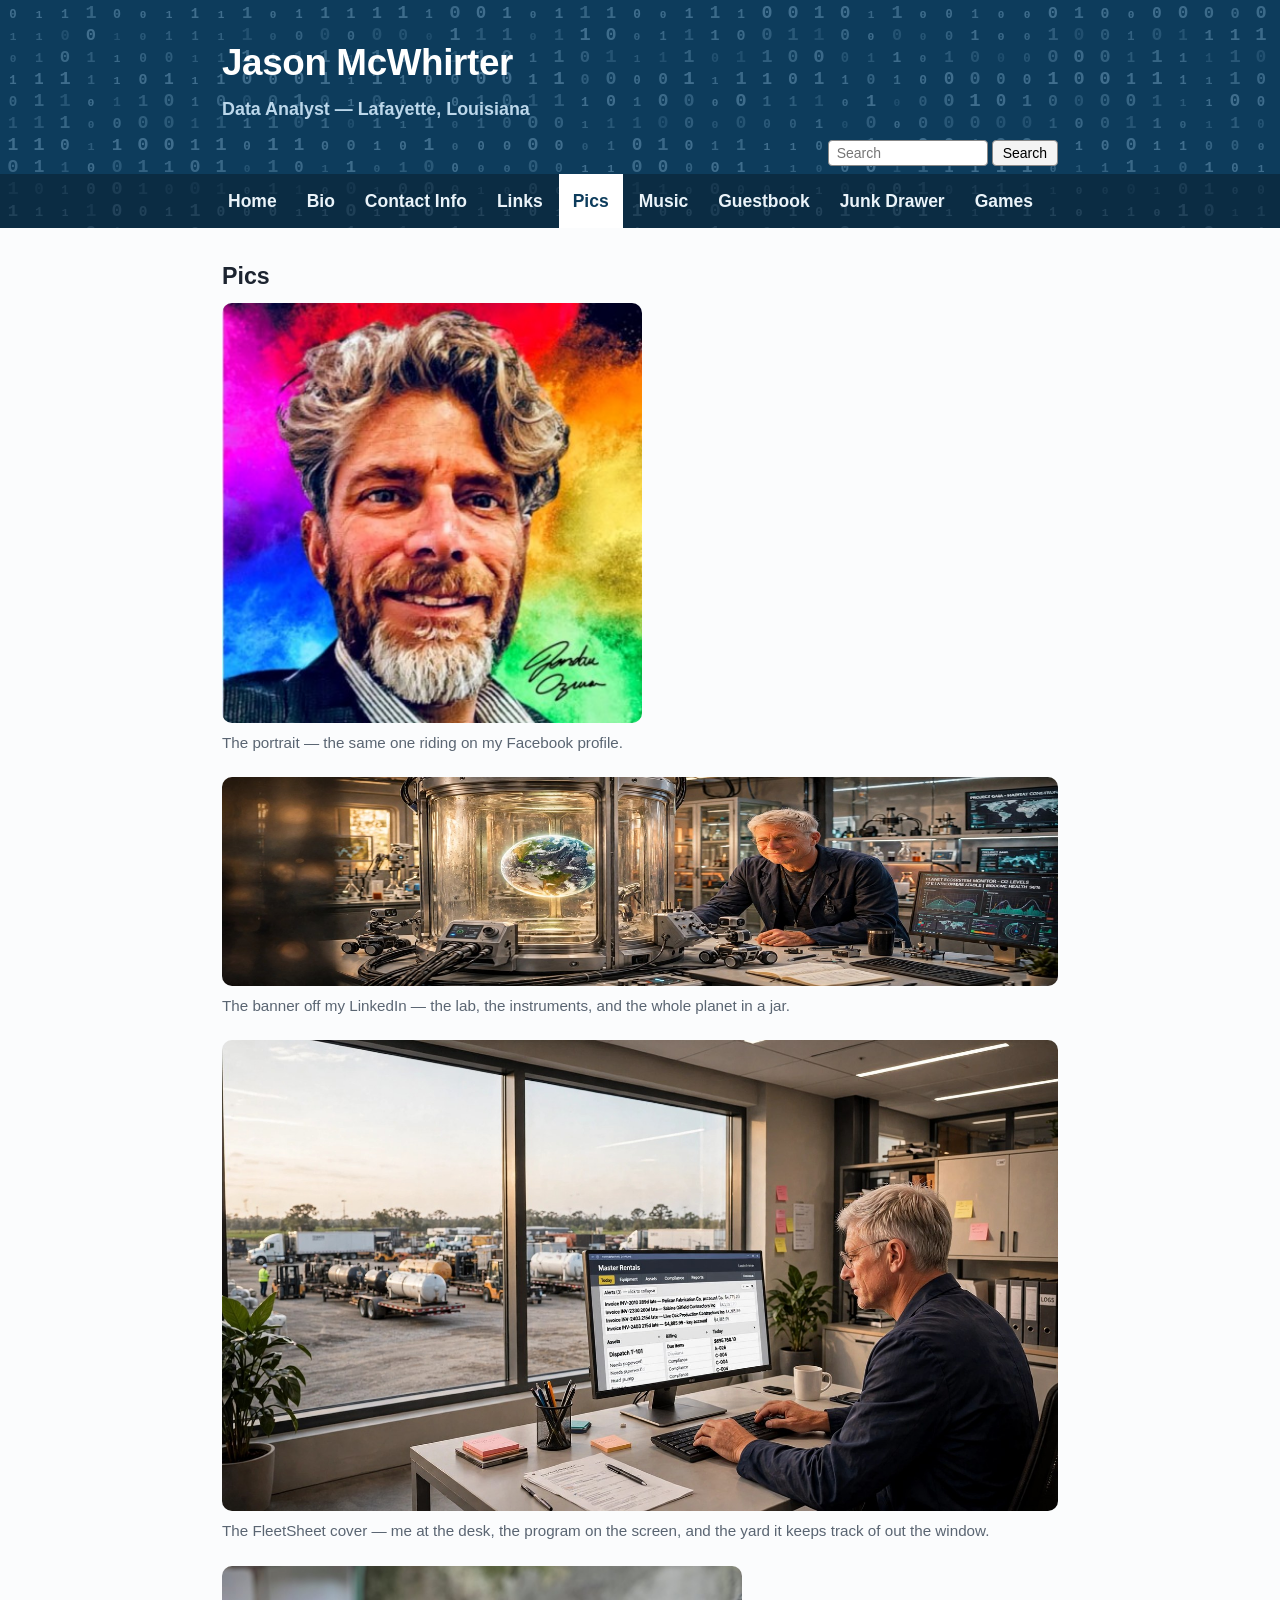
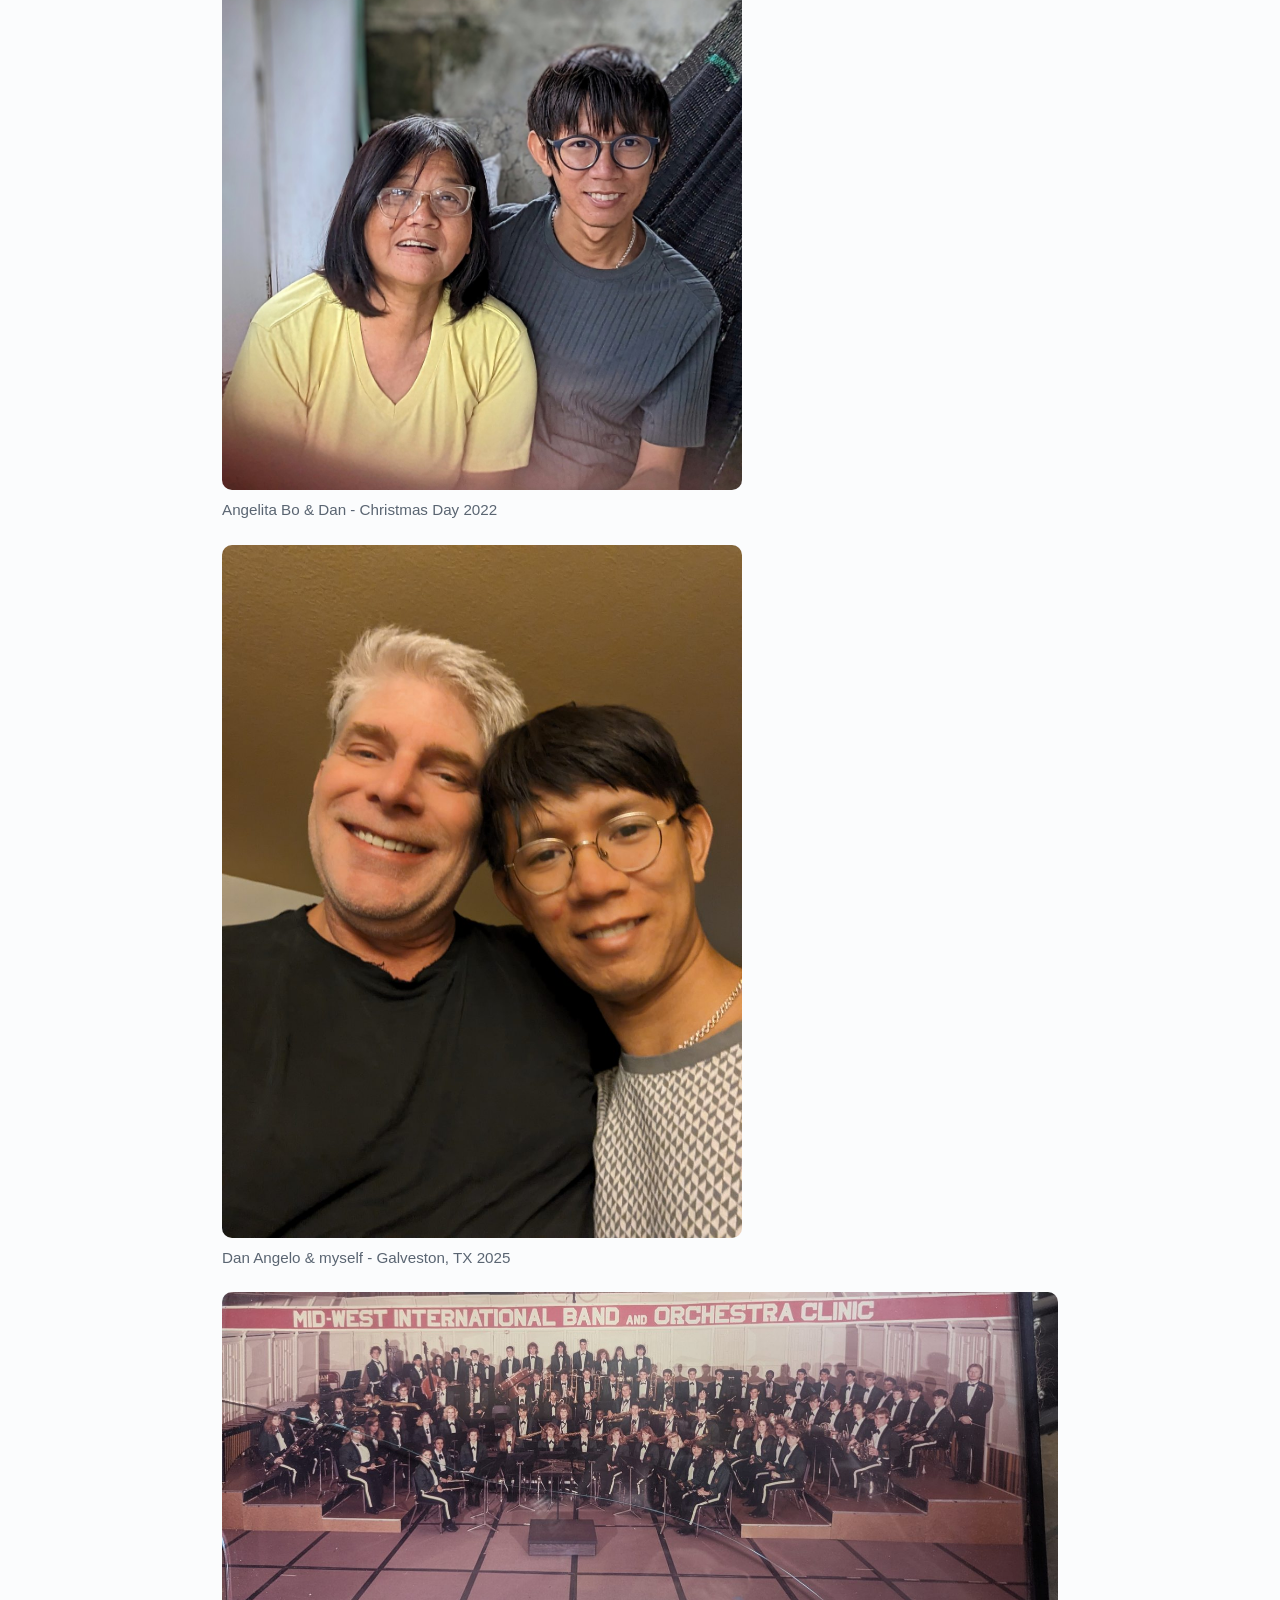
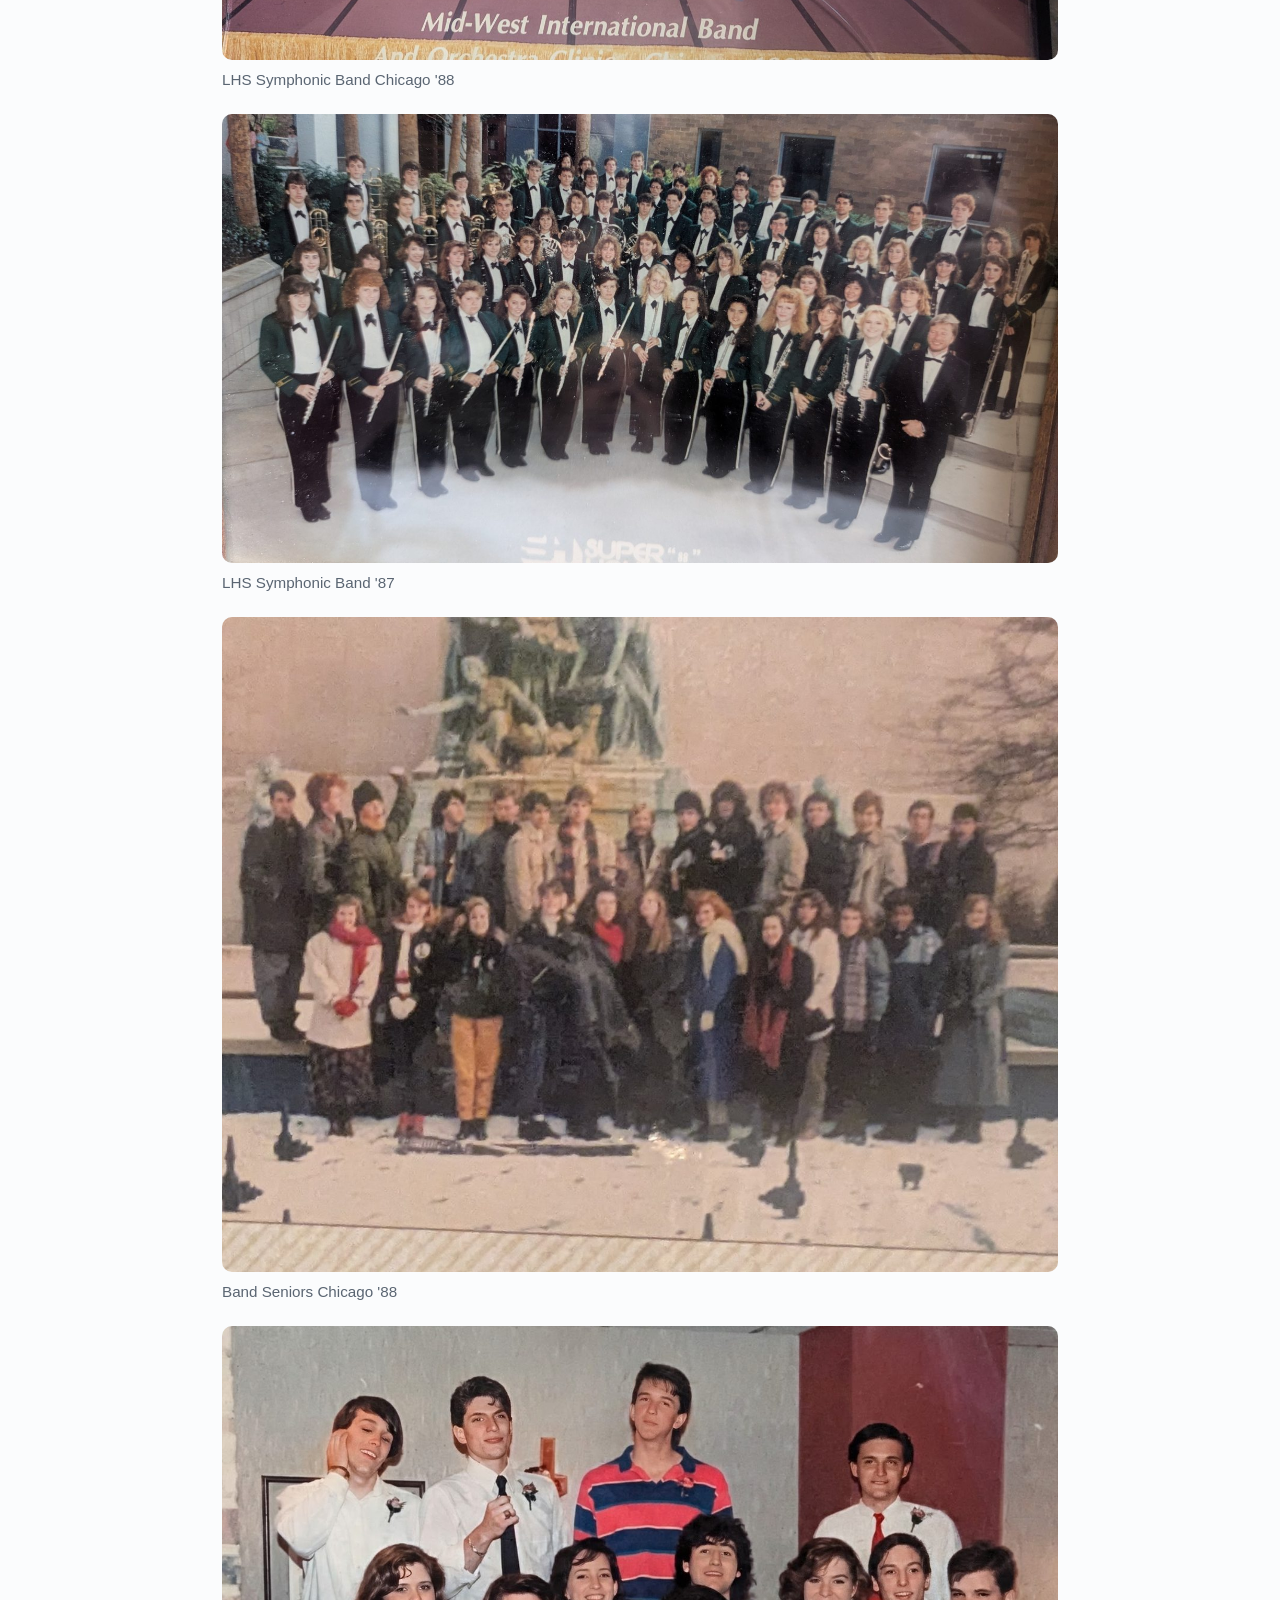
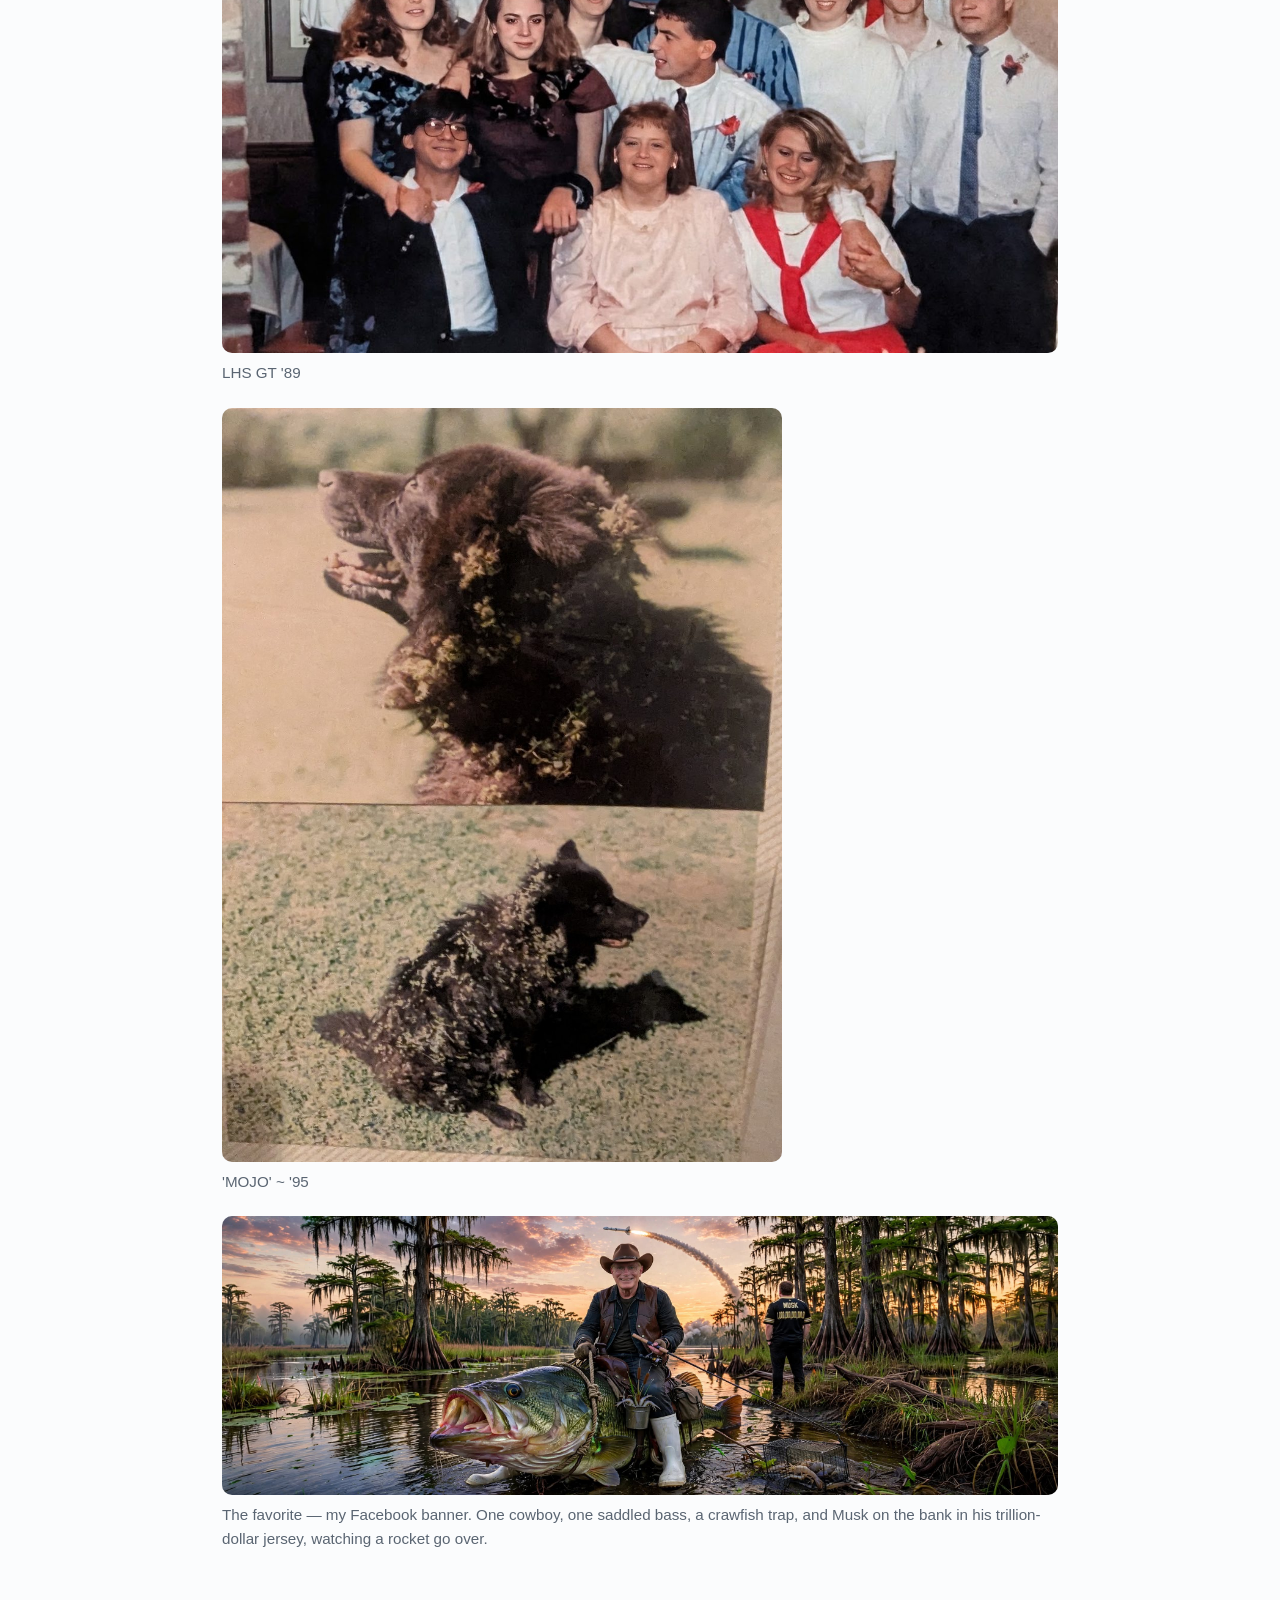
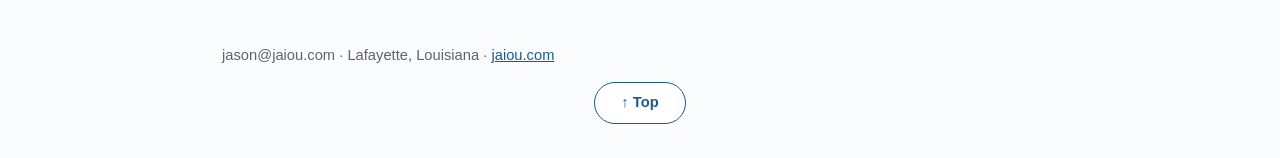
<file: pics.html>
<!DOCTYPE html>
<html lang="en">
<head>
<script async src="https://www.googletagmanager.com/gtm.js?id=GTM-5B77SQ24"></script>
<script>
  window.dataLayer = window.dataLayer || [];
  function gtag(){dataLayer.push(arguments);}
  gtag('js', new Date());
</script>
<meta charset="utf-8">
<meta name="viewport" content="width=device-width, initial-scale=1">
<link rel="stylesheet" href="style.css?v=20261112-5">
<link rel="icon" href="/favicon.ico" sizes="any">
<link rel="apple-touch-icon" href="/apple-touch-icon.png">
<link rel="manifest" href="/manifest.webmanifest">
<meta name="theme-color" content="#0d3c5c">
<title>Pics — Jason McWhirter · jaiou.com</title>
<meta name="description" content="Photos of Jason McWhirter.">
</head><body id="top">
<header class="site">
<canvas id="binary" aria-hidden="true"></canvas>
<div class="band"><h1>Jason McWhirter</h1><p class="role">Data Analyst — Lafayette, Louisiana</p></div>
<div class="hsearch"><form action="https://mcwoogle.com/" method="get" target="_blank" rel="noopener" role="search"><input type="text" name="q" placeholder="Search" aria-label="Search"><button type="submit">Search</button></form></div>
<nav class="menu"><div class="in"><a href="index.html">Home</a><a href="bio.html">Bio</a><a href="contact.html">Contact Info</a><a href="links.html">Links</a><a href="pics.html" class="here">Pics</a><a href="music.html">Music</a><a href="guestbook.html">Guestbook</a><a href="junk.html">Junk Drawer</a><a href="games.html">Games</a></div></nav>
</header>
<main>
<h2>Pics</h2>
<figure>
<img class="heropic" src="images/jason-portrait-400.jpg" alt="Painted portrait of Jason McWhirter" style="max-width:420px">
<figcaption>The portrait — the same one riding on my Facebook profile.</figcaption>
</figure>
<figure>
<img class="heropic" src="images/linkedin-banner-1584.jpg" alt="Jason in the lab, a holographic Earth turning in its chamber beside him">
<figcaption>The banner off my LinkedIn — the lab, the instruments, and the whole planet in a jar.</figcaption>
</figure>
<figure>
<img class="heropic" src="images/fleetsheet-cover.jpg" alt="Jason at a desk with FleetSheet open on the monitor, a rental yard full of equipment out the window behind him">
<figcaption>The FleetSheet cover — me at the desk, the program on the screen, and the yard it keeps track of out the window.</figcaption>
</figure>
<figure>
<img class="heropic" src="images/angelita-dan-christmas-2022.jpg" alt="Angelita Bo and Dan seated together outdoors, smiling at the camera" style="max-width:520px">
<figcaption>Angelita Bo & Dan - Christmas Day 2022</figcaption>
</figure>
<figure>
<img class="heropic" src="images/dan-and-jason-2024.jpg" alt="Jason and Dan Angelo smiling together, heads leaned in, in a warm-lit room" style="max-width:520px">
<figcaption>Dan Angelo &amp; myself - Galveston, TX 2025</figcaption>
</figure>
<figure>
<img class="heropic" src="images/lhs-symphonic-chicago-1988.jpg" alt="Framed group portrait of the Lafayette High School Symphonic Band on stage at the Mid-West International Band and Orchestra Clinic in Chicago, 1988">
<figcaption>LHS Symphonic Band Chicago '88</figcaption>
</figure>
<figure>
<img class="heropic" src="images/lhs-concert-band-1986.jpg" alt="The Lafayette High School Symphonic Band in green jackets, posed outdoors with their instruments">
<figcaption>LHS Symphonic Band '87</figcaption>
</figure>
<figure>
<img class="heropic" src="images/lhs-band-seniors-chicago-1988.jpg" alt="Band seniors in winter coats standing in the snow in front of a statue in Chicago, 1988">
<figcaption>Band Seniors Chicago '88</figcaption>
</figure>
<figure>
<img class="heropic" src="images/lhs-gt-1989.jpg" alt="A group of Lafayette High School GT students posed indoors, wearing boutonnieres">
<figcaption>LHS GT '89</figcaption>
</figure>
<figure>
<img class="heropic" src="images/mojo-1995.jpg" alt="Two photos of Mojo, a dark fluffy dog, covered in burrs after rolling in the grass" style="max-width:560px">
<figcaption>'MOJO' ~ '95</figcaption>
</figure>
<figure>
<img class="heropic" src="images/cowboy-bass.jpg" alt="Jason in a cowboy hat riding a saddled giant bass through a cypress swamp at sunset, while Musk watches a rocket from the bank">
<figcaption>The favorite — my Facebook banner. One cowboy, one saddled bass, a crawfish trap, and Musk on the bank in his trillion-dollar jersey, watching a rocket go over.</figcaption>
</figure>
</main>
<footer><p>jason@jaiou.com · Lafayette, Louisiana · <a href="index.html">jaiou.com</a></p><p class="topwrap"><a class="totop" href="#top">↑ Top</a></p></footer>
<script src="binary.js"></script>
</body>
</html>
</file>
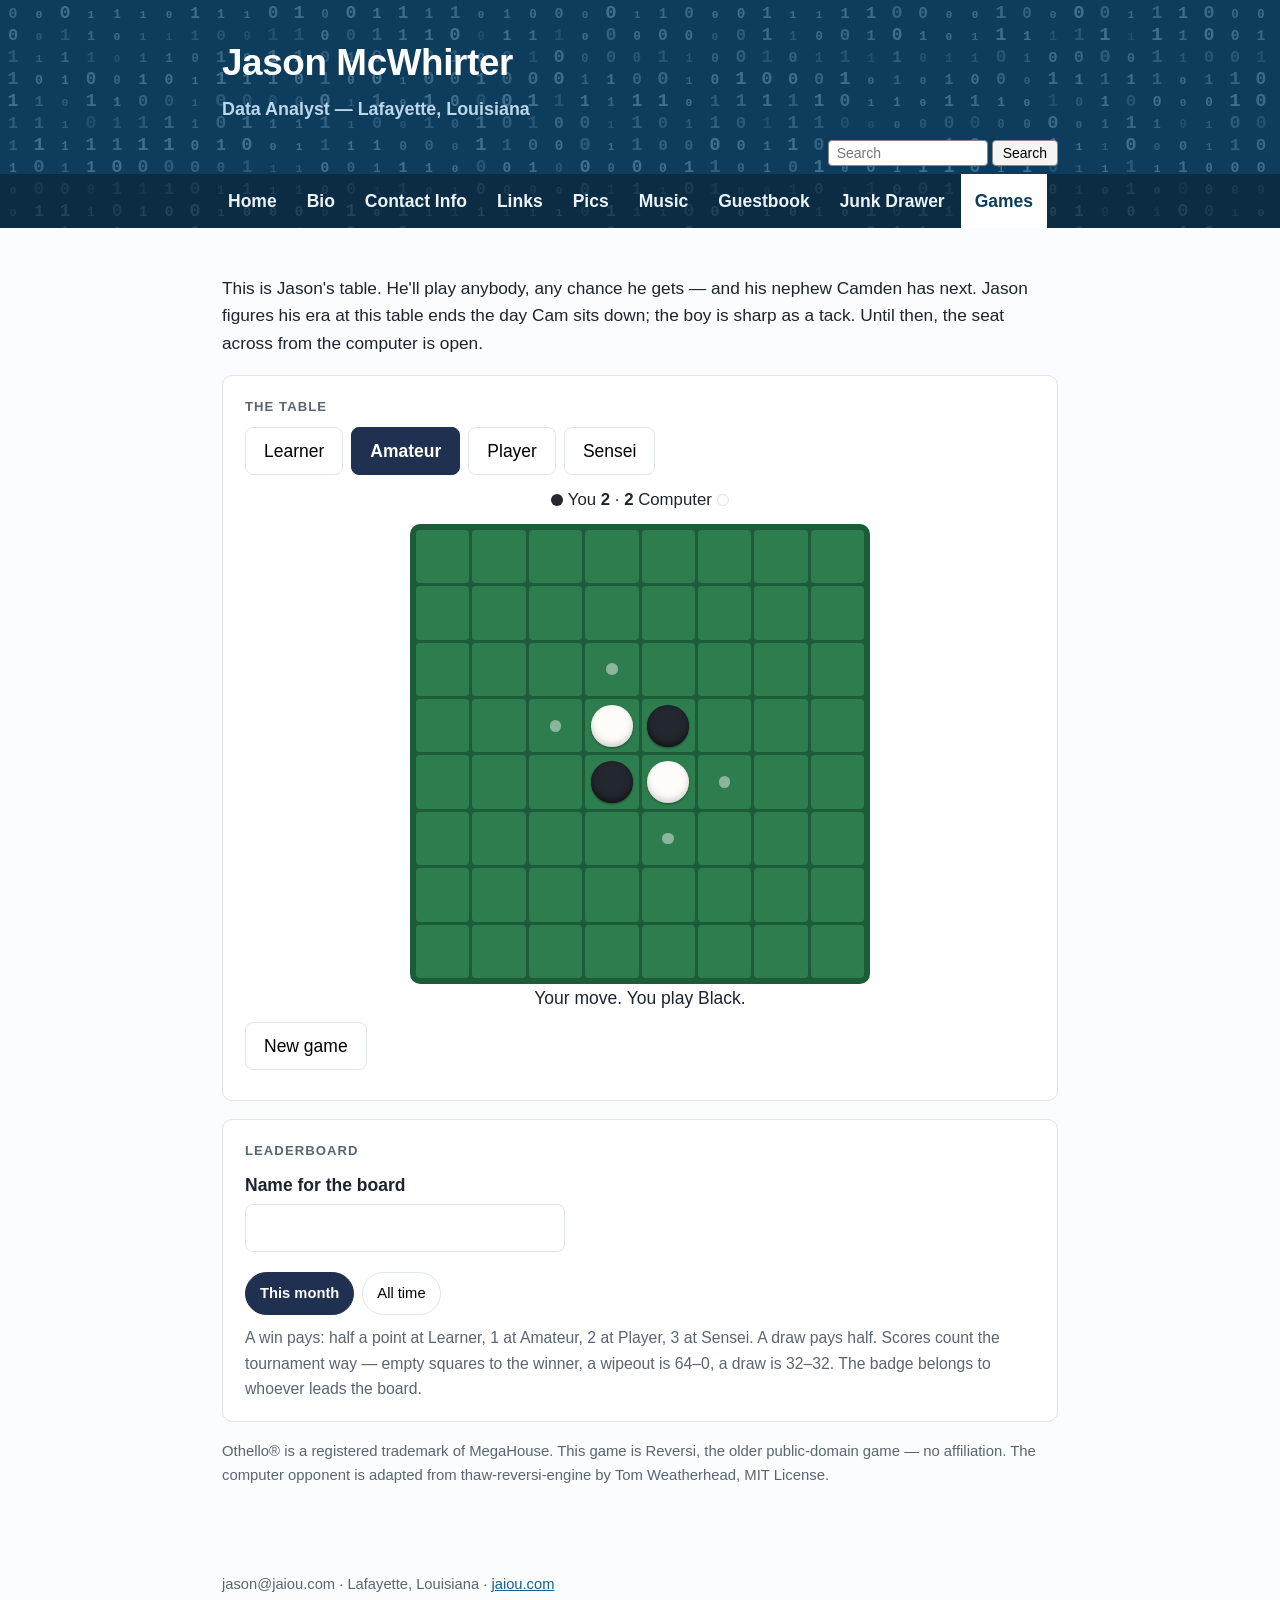
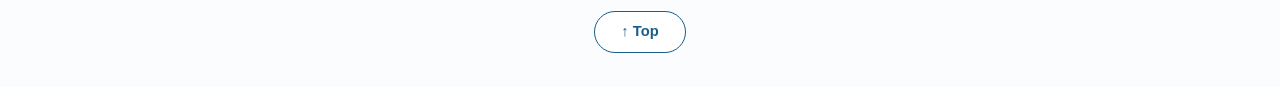
<file: reversi.html>
<!DOCTYPE html>
<html lang="en">
<head>
<script async src="https://www.googletagmanager.com/gtm.js?id=GTM-5B77SQ24"></script>
<script>
  window.dataLayer = window.dataLayer || [];
  function gtag(){dataLayer.push(arguments);}
  gtag('js', new Date());
</script>
<meta charset="utf-8">
<meta name="viewport" content="width=device-width, initial-scale=1">
<link rel="stylesheet" href="style.css?v=20261112-5">
<link rel="icon" href="/favicon.ico" sizes="any">
<link rel="apple-touch-icon" href="/apple-touch-icon.png">
<link rel="manifest" href="/manifest.webmanifest">
<meta name="theme-color" content="#0d3c5c">
<title>Reversi · jaiou.com</title>
<meta name="description" content="Reversi at Jason's table on jaiou.com — play the computer at four strengths, climb the board, and hold the leader's badge. Camden has next.">
</head><body id="top">
<header class="site">
<canvas id="binary" aria-hidden="true"></canvas>
<div class="band"><h1>Jason McWhirter</h1><p class="role">Data Analyst — Lafayette, Louisiana</p></div>
<div class="hsearch"><form action="https://mcwoogle.com/" method="get" target="_blank" rel="noopener" role="search"><input type="text" name="q" placeholder="Search" aria-label="Search"><button type="submit">Search</button></form></div>
<nav class="menu"><div class="in"><a href="index.html">Home</a><a href="bio.html">Bio</a><a href="contact.html">Contact Info</a><a href="links.html">Links</a><a href="pics.html">Pics</a><a href="music.html">Music</a><a href="guestbook.html">Guestbook</a><a href="junk.html">Junk Drawer</a><a href="games.html" class="here">Games</a></div></nav>
</header>
<main>
<p class="big">This is Jason's table. He'll play anybody, any chance he gets — and his nephew Camden has next. Jason figures his era at this table ends the day Cam sits down; the boy is sharp as a tack. Until then, the seat across from the computer is open.</p>

<div class="card">
<p class="tag">The Table</p>
<div class="rev-levels" role="group" aria-label="Level">
<button type="button" class="rev-level" data-level="learner">Learner</button>
<button type="button" class="rev-level" data-level="amateur">Amateur</button>
<button type="button" class="rev-level" data-level="player">Player</button>
<button type="button" class="rev-level" data-level="sensei">Sensei</button>
</div>
<p class="rev-score"><span class="rev-dot rev-black"></span> You <strong id="rev-you">2</strong> · <strong id="rev-cpu">2</strong> Computer <span class="rev-dot rev-white"></span></p>
<div id="rev-board" class="rev-board" role="grid" aria-label="Reversi board"></div>
<p id="rev-status" class="rev-status">Your move. You play Black.</p>
<p class="links"><button type="button" id="rev-new" class="rev-new">New game</button></p>
<div id="rev-result" class="rev-result" hidden>
<p id="rev-resultline" class="rev-resultline"></p>
<p id="rev-resultnote" class="rev-resultnote"></p>
</div>
</div>

<div class="card">
<p class="tag">Leaderboard</p>
<label class="board-name-label" for="rev-name">Name for the board</label>
<input id="rev-name" class="board-name-input" type="text" maxlength="40" autocomplete="off">
<div class="board-seasons" role="group" aria-label="Board season">
<button type="button" class="board-season board-season-on" id="rev-season-now">This month</button>
<button type="button" class="board-season" id="rev-season-all">All time</button>
</div>
<ol id="rev-standings" class="rev-standings"></ol>
<p id="rev-biggest" class="rev-biggest"></p>
<div id="rev-prize" class="rev-prize" hidden>
<img src="images/badge-othello.svg" alt="The jAIou reversi badge" class="fish-prizebadge">
<div>
<p class="fish-prizewin"><strong>You lead the board.</strong></p>
<p class="fish-prizehow">The Reversi badge is yours while you lead. Take a claim code to the <a id="rev-gblink" href="guestbook.html">guestbook</a> and put it in the Code field when you post — the badge stamps your post.</p>
<p class="links"><button type="button" id="rev-badgebtn" class="rev-new">Get the badge code</button></p>
<p id="rev-code" class="rev-code" hidden></p>
</div>
</div>
<p class="rev-fineprint">A win pays: half a point at Learner, 1 at Amateur, 2 at Player, 3 at Sensei. A draw pays half. Scores count the tournament way — empty squares to the winner, a wipeout is 64–0, a draw is 32–32. The badge belongs to whoever leads the board.</p>
</div>

<p class="rev-legal">Othello® is a registered trademark of MegaHouse. This game is Reversi, the older public-domain game — no affiliation. The computer opponent is adapted from thaw-reversi-engine by Tom Weatherhead, MIT License.</p>
</main>
<footer><p>jason@jaiou.com · Lafayette, Louisiana · <a href="index.html">jaiou.com</a></p><p class="topwrap"><a class="totop" href="#top">↑ Top</a></p></footer>
<script src="reversi-engine.js"></script>
<script src="share-card.js"></script>
<script src="reversi.js?v=20261114-1"></script>
<script src="binary.js"></script>
</body>
</html>
</file>
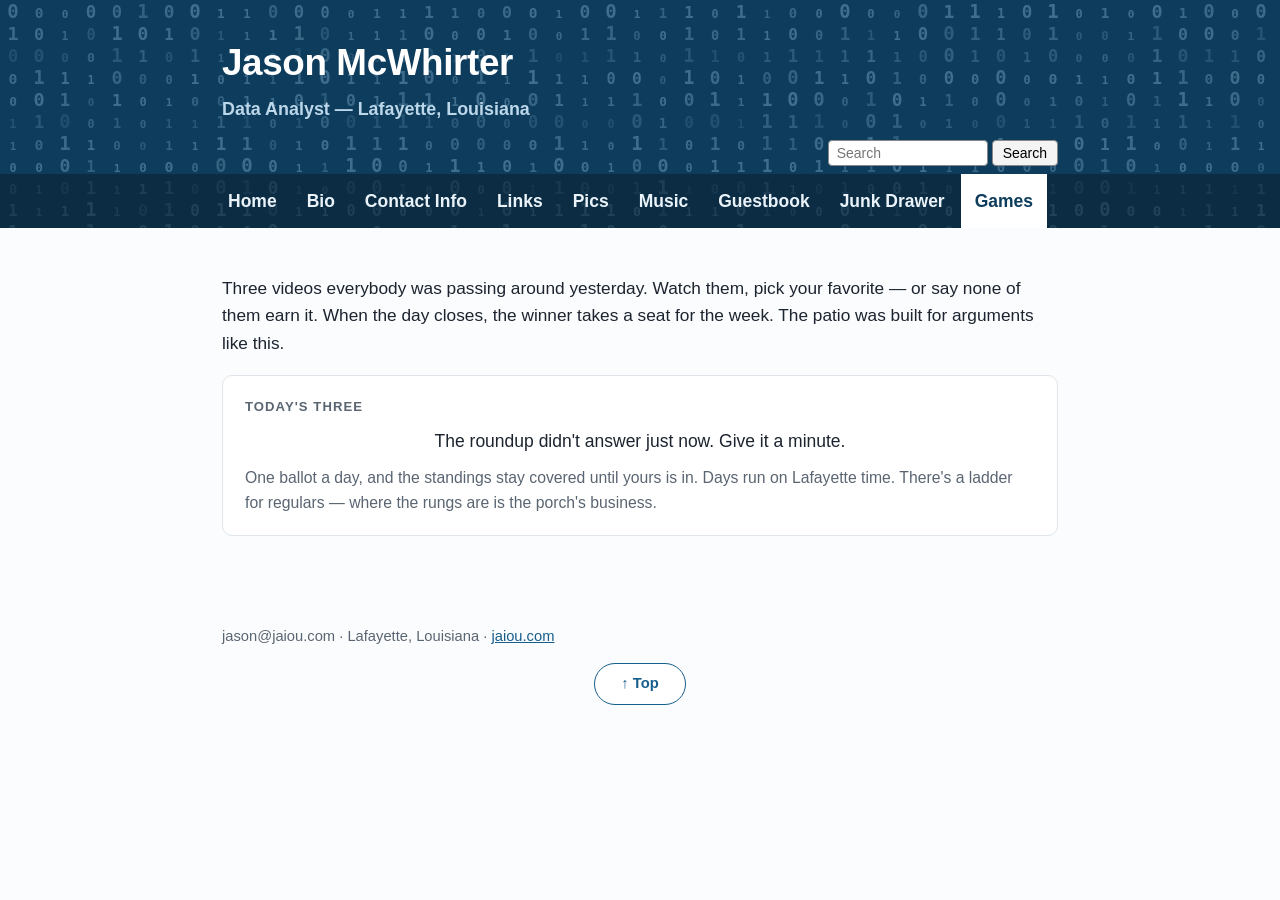
<file: videos.html>
<!DOCTYPE html>
<html lang="en">
<head>
<script async src="https://www.googletagmanager.com/gtm.js?id=GTM-5B77SQ24"></script>
<script>
  window.dataLayer = window.dataLayer || [];
  function gtag(){dataLayer.push(arguments);}
  gtag('js', new Date());
</script>
<meta charset="utf-8">
<meta name="viewport" content="width=device-width, initial-scale=1">
<link rel="stylesheet" href="style.css?v=20261112-5">
<link rel="icon" href="/favicon.ico" sizes="any">
<link rel="apple-touch-icon" href="/apple-touch-icon.png">
<link rel="manifest" href="/manifest.webmanifest">
<meta name="theme-color" content="#0d3c5c">
<title>The Top Three · jaiou.com</title>
<meta name="description" content="The Top Three at jaiou.com — yesterday's three most passed-around videos, a fresh contest every day. Pick your favorite, or say not for me. The winner holds a seat for the week.">
</head><body id="top">
<header class="site">
<canvas id="binary" aria-hidden="true"></canvas>
<div class="band"><h1>Jason McWhirter</h1><p class="role">Data Analyst — Lafayette, Louisiana</p></div>
<div class="hsearch"><form action="https://mcwoogle.com/" method="get" target="_blank" rel="noopener" role="search"><input type="text" name="q" placeholder="Search" aria-label="Search"><button type="submit">Search</button></form></div>
<nav class="menu"><div class="in"><a href="index.html">Home</a><a href="bio.html">Bio</a><a href="contact.html">Contact Info</a><a href="links.html">Links</a><a href="pics.html">Pics</a><a href="music.html">Music</a><a href="guestbook.html">Guestbook</a><a href="junk.html">Junk Drawer</a><a href="games.html" class="here">Games</a></div></nav>
</header>
<main>
<p class="big">Three videos everybody was passing around yesterday. Watch them, pick your favorite — or say none of them earn it. When the day closes, the winner takes a seat for the week. The patio was built for arguments like this.</p>

<div class="card" id="tt-yday-card" hidden>
<p class="tag">Yesterday's winner</p>
<div id="tt-yday"></div>
</div>

<div class="card">
<p class="tag">Today's three</p>
<p id="tt-day" class="board-note"></p>
<div id="tt-today"></div>
<p id="tt-status" class="rev-status" role="status">Rounding up today's three…</p>
<div id="tt-standings" hidden></div>
<p class="rev-fineprint">One ballot a day, and the standings stay covered until yours is in. Days run on Lafayette time. There's a ladder for regulars — where the rungs are is the porch's business.</p>
</div>

<div class="card" id="tt-streak-card" hidden>
<p class="tag">Your streak</p>
<div id="tt-streak"></div>
</div>

<div class="card" id="tt-week-card" hidden>
<p class="tag">This week's winners</p>
<div id="tt-week"></div>
</div>
</main>
<footer><p>jason@jaiou.com · Lafayette, Louisiana · <a href="index.html">jaiou.com</a></p><p class="topwrap"><a class="totop" href="#top">↑ Top</a></p></footer>
<script src="share-card.js"></script>
<script src="videos.js?v=20261114-1"></script>
<script src="binary.js"></script>
</body>
</html>
</file>
<file: style.css>
/* jaiou.com site styles.
   Rebuilt 2026-11-12, phone-first: the base below is the phone design,
   and min-width layers widen it into the desktop presentation.
   Same palette, same classes, one site for every screen. */
:root { --ink:#1c2430; --mut:#5a6572; --line:#dfe5ea; --acc:#175e8c; --acc2:#0d3c5c; --bg:#fbfcfd; --card:#ffffff; }
* { box-sizing: border-box; }
html { -webkit-text-size-adjust: 100%; }
body { margin:0; font-family: -apple-system, "Segoe UI", Roboto, Helvetica, Arial, sans-serif; color:var(--ink); background:var(--bg); line-height:1.6; font-size:17.5px; }
a { color: var(--acc); }
img { max-width: 100%; }

/* Header, search, menu */
header.site { position:relative; background:var(--acc2); color:#fff; overflow:hidden; }
header.site .band { position:relative; max-width:880px; margin:0 auto; padding:22px 16px 14px; z-index:2; }
header.site canvas#binary { position:absolute; inset:0; width:100%; height:100%; z-index:1; opacity:.5; }
header.site h1 { margin:0 0 2px; font-size:1.85rem; letter-spacing:-0.01em; }
header.site .role { margin:0; font-size:1.02rem; font-weight:600; color:#bcd7ea; }
.hsearch { position:relative; z-index:2; max-width:880px; margin:0 auto; padding:0 16px 12px; }
.hsearch form { display:flex; gap:6px; }
.hsearch input { flex:1; min-width:0; font-size:16px; padding:8px 10px; border:1px solid #888; border-radius:4px; }
.hsearch button { font-size:16px; padding:8px 14px; border:1px solid #888; border-radius:4px; background:#f4f4f4; cursor:pointer; }
nav.menu { position:relative; z-index:2; background:rgba(10,32,48,.55); }
nav.menu .in { max-width:880px; margin:0 auto; padding:0 6px; display:flex; flex-wrap:wrap; gap:2px; }
nav.menu a { color:#eaf3f9; text-decoration:none; font-weight:600; padding:11px 10px; display:block; }
nav.menu a:hover { background:rgba(255,255,255,.12); }
nav.menu a.here { background:#fff; color:var(--acc2); }
.bannerimg { display:block; width:100%; max-height:300px; object-fit:cover; }
@media (min-width: 761px) {
  header.site .band { padding:34px 22px 26px; }
  header.site h1 { font-size:2.3rem; }
  header.site .role { font-size:1.12rem; }
  .hsearch { margin:-12px auto 8px; padding:0 22px; text-align:right; }
  .hsearch form { display:block; }
  .hsearch input { width:160px; font-size:14px; padding:4px 8px; }
  .hsearch button { font-size:14px; padding:4px 10px; margin-left:4px; }
  nav.menu .in { padding:0 14px; }
  nav.menu a { padding:13px 14px; }
}
@media (prefers-reduced-motion: reduce) { header.site canvas#binary { display:none; } }

/* Content frame */
main { max-width:880px; margin:0 auto; padding:22px 16px 44px; }
h2 { font-size:1.45rem; margin:26px 0 8px; }
h2:first-child { margin-top:0; }
.tag { font-size:.82rem; font-weight:700; letter-spacing:.08em; text-transform:uppercase; color:var(--mut); margin:0 0 6px; }
.card { background:var(--card); border:1px solid var(--line); border-radius:10px; padding:16px; margin:0 0 18px; }
.card p { margin:0 0 10px; } .card p:last-child { margin-bottom:0; }
.figs { font-weight:600; }
.links a { margin-right:16px; white-space:nowrap; font-weight:600; text-decoration:none; }
.links a:hover { text-decoration:underline; }
.portrait { display:block; float:none; width:168px; height:168px; object-fit:cover; border-radius:12px; margin:0 auto 14px; border:3px solid #fff; box-shadow:0 2px 10px rgba(20,40,60,.25); }
.heropic { width:100%; border-radius:10px; display:block; margin:0 0 8px; }
figure { margin:0 0 22px; } figcaption { color:var(--mut); font-size:.95rem; margin-top:6px; }
.slot { border:2px dashed var(--line); border-radius:10px; padding:34px 20px; text-align:center; color:var(--mut); background:#fff; }
dl.backr { margin:0; } dl.backr dt { font-weight:700; margin-top:14px; } dl.backr dd { margin:2px 0 0 0; color:var(--ink); }
footer { max-width:880px; margin:0 auto; padding:0 16px 30px; color:var(--mut); font-size:.92rem; }
.big { font-size:1.08rem; }
.pron { font-size:1.05rem; }
@media (min-width: 561px) {
  .portrait { float:right; width:190px; height:190px; margin:4px 0 14px 20px; }
}
@media (min-width: 761px) {
  main { padding:30px 22px 56px; }
  .card { padding:20px 22px; }
  footer { padding:0 22px 34px; }
}

/* Top button at the foot of every page — added 2026-11-10. */
.topwrap { text-align:center; margin:14px 0 0; }
.totop { display:inline-block; padding:8px 26px; border:1px solid var(--acc); border-radius:999px; color:var(--acc); background:#fff; font-weight:600; text-decoration:none; }
.totop:hover { background:var(--acc); color:#fff; }

/* Music page tracks */
.track { border-top:1px solid var(--line); padding:12px 0 14px; }
.track .t { font-weight:600; }
.track .c { color:var(--mut); }
.track .d { color:var(--mut); font-variant-numeric:tabular-nums; }
.track audio { width:100%; margin-top:6px; }

/* Guestbook board (added with the Cloudflare guestbook build, 2026-11-10). */
.gb-form label { font-weight: 600; }
.gb-form input[type="text"], .gb-form input[type="email"], .gb-form textarea { width: 100%; box-sizing: border-box; font: inherit; font-weight: 400; padding: 8px 10px; margin-top: 4px; border: 1px solid var(--line); border-radius: 8px; background: #fff; color: var(--ink); }
.gb-opt { font-weight: 400; color: var(--mut); font-size: .92rem; }
.gb-submit { font: inherit; font-weight: 600; padding: 9px 26px; border: 1px solid var(--acc); border-radius: 999px; color: #fff; background: var(--acc); cursor: pointer; }
.gb-submit:hover { background: var(--acc2); }
.gb-trap { position: absolute; left: -9999px; width: 1px; height: 1px; overflow: hidden; }
.gb-note { color: var(--acc2); min-height: 1.2em; }
.gb-post { border-top: 1px solid var(--line); padding: 12px 0 14px; }
.gb-head { margin: 0 0 4px; }
.gb-when { color: var(--mut); }
.gb-msg { margin: 0; white-space: pre-wrap; overflow-wrap: break-word; }
.gb-badge { margin: 4px 0; display: flex; align-items: center; gap: 10px; color: var(--acc2); font-weight: 600; }
.gb-badgeimg { height: 46px; width: 46px; }
.gb-empty { color: var(--mut); }
.gb-ownerline { margin-top: 16px; }
.gb-minibtn, .gb-tools button, #gb-ownertools button { font: inherit; font-size: .88rem; padding: 6px 12px; margin-right: 8px; border: 1px solid var(--line); border-radius: 999px; background: #fff; color: var(--mut); cursor: pointer; }
.gb-tools { margin: 8px 0 0; }
.gb-keyin { font: inherit; font-size: 16px; padding: 6px 10px; margin-right: 8px; border: 1px solid var(--line); border-radius: 999px; }
/* Compact entry form (Jason, 2026-11-10): labels only, tight rows. */
.gb-form p { margin: .45rem 0; }
.gb-form input[type="text"], .gb-form input[type="email"], .gb-form textarea { padding: .45rem .6rem; }
/* One-row short fields + tighter guestbook card (Jason, 2026-11-11). */
.gb-row { display: grid; grid-template-columns: 1fr; gap: .6rem; }
.gb-row p { margin: .35rem 0; }
@media (min-width: 561px) { .gb-row { grid-template-columns: 1fr 1fr 1fr; } .gb-row p { margin: 0; } }
.card:has(> #gb) { padding: 16px 18px; }
/* Threaded replies + opening-posts rail (2026-11-11). */
.gb-replying { font-weight: 600; margin: .2rem 0 .45rem; }
.gb-layout { display: grid; grid-template-columns: 1fr; gap: 1.2rem; align-items: start; }
.gb-side { border: 1px solid var(--line); border-radius: 10px; padding: 10px 12px; position: static; order: -1; }
.gb-sidetag { font-weight: 600; margin: 0 0 4px; }
.gb-idxitem { display: block; width: 100%; text-align: left; font: inherit; background: none; border: none; border-top: 1px solid var(--line); padding: 9px 2px; cursor: pointer; color: var(--ink); }
.gb-idxwho { font-weight: 600; }
.gb-idxwhen { color: var(--mut); }
.gb-idxex { display: block; color: var(--mut); font-size: .9rem; margin-top: 2px; }
.gb-kids { margin-left: 8px; border-left: 2px solid var(--line); padding-left: 9px; }
.gb-post { scroll-margin-top: 14px; }
.gb-flash { background: #fdf6d8; transition: background 1.4s ease; }
@media (min-width: 761px) {
  .gb-layout { grid-template-columns: minmax(0, 1fr) 250px; }
  .gb-side { position: sticky; top: 12px; order: 0; }
  .gb-kids { margin-left: 14px; padding-left: 12px; }
}

/* Fishing game + games shelf (2026-11-11). */
#fish-scene { width: 100%; height: auto; display: block; border-radius: 8px; }
.fish-status { font-weight: 600; min-height: 1.5em; margin: 12px 0 8px; }
.fish-btn { font: inherit; font-size: 1.15rem; font-weight: 700; padding: 12px 34px; border: 1px solid var(--acc); border-radius: 999px; color: #fff; background: var(--acc); cursor: pointer; }
.fish-btn:hover { background: var(--acc2); }
.fish-result { margin-top: 14px; border-top: 1px solid var(--line); padding-top: 12px; }
.fish-catchname { font-size: 1.35rem; font-weight: 700; margin: 0 0 2px; }
.fish-catchline { margin: 0; color: var(--mut); }
.fish-prize { margin-top: 16px; border: 2px solid #e8c64b; border-radius: 10px; padding: 14px 16px; display: flex; flex-direction: column; text-align: center; gap: 16px; align-items: center; background: #fffdf2; }
.fish-prizebadge { width: 120px; height: 120px; flex: none; }
.fish-prizewin { margin: 0 0 4px; font-size: 1.08rem; }
.fish-code { margin: 0 0 4px; font-size: 1.05rem; }
.fish-prizehow { margin: 0; color: var(--mut); }
.fish-layout { display: grid; grid-template-columns: 1fr; gap: 18px; align-items: start; }
.fish-layout .card { margin: 0; }
.fish-stats { font-weight: 600; }
.fish-log { margin: 6px 0 0; padding-left: 20px; }
.fish-log li { margin: 2px 0; }
.game-card { display: flex; flex-direction: column; text-align: center; gap: 18px; align-items: center; }
.game-badge { width: 110px; height: 110px; flex: none; display: block; }
.game-card > a { flex: none; }
.gb-photo { max-width: 100%; height: auto; display: block; margin-top: 8px; border: 1px solid var(--line); border-radius: 10px; }
.gb-thumb { max-height: 90px; width: auto; border: 1px solid var(--line); border-radius: 8px; }
@media (min-width: 561px) {
  .game-card { flex-direction: row; text-align: left; }
  .fish-btn { padding: 12px 42px; }
}
@media (min-width: 761px) {
  .fish-prize { flex-direction: row; text-align: left; }
  .fish-layout { grid-template-columns: minmax(0, 1fr) minmax(0, 1fr); }
}

/* A hidden panel stays hidden, even when its class sets a display (2026-11-11). */
[hidden] { display: none !important; }

/* Badge board (2026-11-11). */
.bb-row { display: flex; align-items: center; gap: 12px; padding: 8px 0; border-top: 1px solid var(--line); }
.bb-row:first-child { border-top: none; padding-top: 2px; }
.bb-img { width: 38px; height: 38px; flex: none; }

/* Central badge leaders (Games page) — added 2026-11-12. */
.bl-row { display: flex; align-items: center; gap: 12px; padding: 8px 0; border-top: 1px solid var(--line); }
.bl-row:first-child { border-top: none; padding-top: 2px; }
.bl-rank { font-weight: 700; color: var(--acc2); min-width: 1.4em; text-align: center; }
.bl-who { flex: 1; min-width: 0; }
.bl-icons { display: flex; gap: 4px; flex-wrap: wrap; justify-content: flex-end; }
.bl-icons img { width: 30px; height: 30px; }

/* Fishing leaderboard (2026-11-11). */
.lb-row { display: flex; justify-content: space-between; gap: 12px; padding: 7px 0; border-top: 1px solid var(--line); }
.lb-right { color: var(--mut); font-size: .92em; text-align: right; }
.board-name-label { display: block; font-weight: 600; margin-bottom: 5px; }
.board-name-input { width: 100%; max-width: 320px; padding: 9px 10px; border: 1px solid var(--line); border-radius: 8px; font: inherit; background: #fff; margin-bottom: 10px; }
.board-bass-row { margin: 2px 0 8px; }
.board-note { color: var(--mut); font-size: .9em; margin: 10px 0 0; }

/* Reversi (reversi.html) */
.rev-levels { display: flex; gap: 8px; flex-wrap: wrap; margin-bottom: 12px; }
.rev-level, .rev-new { padding: 9px 18px; border-radius: 8px; border: 1px solid var(--line); background: #fff; font: inherit; cursor: pointer; }
.rev-level.rev-on { background: #1f3050; color: #fdfcf8; border-color: #1f3050; font-weight: 700; }
.rev-score { text-align: center; font-size: 1.05rem; margin: 4px 0 12px; }
.rev-dot { display: inline-block; width: 12px; height: 12px; border-radius: 50%; vertical-align: -1px; }
.rev-dot.rev-black { background: #23272e; }
.rev-dot.rev-white { background: #fdfcf8; border: 1px solid var(--line); }
.rev-board { display: grid; grid-template-columns: repeat(8, 1fr); gap: 3px; background: #1d5c38; padding: 6px; border-radius: 10px; max-width: 460px; margin: 0 auto; }
.rev-sq { aspect-ratio: 1; background: #2e7d4f; border: none; border-radius: 4px; display: grid; place-items: center; padding: 0; cursor: default; }
.rev-sq.rev-legal { cursor: pointer; }
.rev-sq.rev-last { outline: 2px solid #e8c64b; outline-offset: -2px; }
.rev-disc { width: 78%; height: 78%; border-radius: 50%; display: block; }
.rev-disc.rev-b { background: #23272e; box-shadow: inset 0 -3px 6px rgba(0,0,0,.55), 0 1px 2px rgba(0,0,0,.4); }
.rev-disc.rev-w { background: #fdfcf8; box-shadow: inset 0 -3px 6px rgba(0,0,0,.18), 0 1px 2px rgba(0,0,0,.4); }
.rev-dotmove { width: 22%; height: 22%; border-radius: 50%; background: rgba(253,252,248,.45); display: block; }
.rev-status { text-align: center; min-height: 1.5em; margin: 12px 0 4px; }
.rev-result { border-top: 1px solid var(--line); margin-top: 14px; padding-top: 12px; }
.rev-resultline { font-size: 1.12rem; font-weight: 700; margin: 0 0 4px; }
.rev-resultnote { color: var(--mut); margin: 0; }
.rev-standings { margin: 6px 0 0; padding-left: 22px; }
.rev-standings li { padding: 6px 0; border-top: 1px solid var(--line); }
.rev-standings li.rev-empty { list-style: none; margin-left: -22px; color: var(--mut); border-top: none; }
.rev-biggest { margin: 10px 0 0; }
.rev-prize { margin-top: 16px; border: 2px solid #e8c64b; border-radius: 10px; padding: 14px 16px; display: flex; flex-direction: column; text-align: center; gap: 16px; align-items: center; background: #fffdf2; }
.rev-code { font-weight: 700; letter-spacing: 1px; font-size: 1.08rem; margin: 8px 0 0; }
.rev-fineprint { color: var(--mut); font-size: .9em; margin: 12px 0 0; }
.rev-legal { color: var(--mut); font-size: .85em; }
@media (min-width: 761px) { .rev-prize { flex-direction: row; text-align: left; } }

/* Share cards on the game result panels — added 2026-11-12. */
.share-row { display: flex; gap: 10px; margin-top: 12px; flex-wrap: wrap; }
.share-btn { font: inherit; font-size: .92rem; padding: 8px 16px; border: 1px solid var(--line); border-radius: 999px; background: #fff; color: var(--ink, #222); cursor: pointer; }
.share-btn:hover { border-color: var(--acc); }

/* Blanco checklist — added 2026-11-12. */
.check-count { font-weight: 600; margin: 4px 0 6px; }
.check-row { display: flex; justify-content: space-between; gap: 12px; padding: 5px 0; border-top: 1px solid var(--line); }
.check-row.check-miss { color: var(--mut); }
.check-mark { color: var(--acc); font-weight: 700; }
.check-miss .check-mark { color: var(--mut); }

/* Board season toggles (This month / All time) — added 2026-11-12. */
.board-seasons { display: flex; gap: 8px; margin: 10px 0 4px; }
.board-season { font: inherit; font-size: .92rem; padding: 9px 14px; border: 1px solid var(--line); border-radius: 999px; background: #fff; cursor: pointer; }
.board-season.board-season-on { background: #1f3050; color: #fdfcf8; border-color: #1f3050; font-weight: 700; }

/* This week on the porch — added 2026-11-12. */
.gb-week { font-size: 1.05rem; margin: 2px 0 12px; }
.gb-week span { font-weight: 600; }

/* The Domain Hunt — added 2026-11-12. */
.hunt-tryrow { display: flex; gap: 10px; align-items: center; flex-wrap: wrap; margin-top: 12px; }
.hunt-input { letter-spacing: 2px; width: 190px; }
.hunt-tld { font-weight: 700; font-size: 1.05rem; }
.hunt-btn { font-size: 1rem; padding: 9px 28px; }

/* The Top Three — added 2026-11-12. */
.tt-entry { margin: 0 0 22px; }
.tt-frame { position: relative; padding-top: 56.25%; }
.tt-frame iframe { position: absolute; inset: 0; width: 100%; height: 100%; border: 0; border-radius: 8px; }
.tt-title { font-weight: 700; margin: 8px 0 2px; }
.tt-channel { color: #756d5c; margin: 0 0 8px; }
.tt-btn { font-size: 1rem; padding: 8px 24px; }
.tt-none { margin: 2px 0 6px; }
.tt-stand-row { display: flex; align-items: center; gap: 10px; margin: 7px 0; flex-wrap: wrap; }
.tt-stand-label { flex: 1 0 100%; font-size: 0.92rem; }
.tt-bar { flex: 1; height: 10px; background: #eee5cf; border-radius: 5px; overflow: hidden; }
.tt-bar i { display: block; height: 100%; background: #1f3050; }
.tt-count { flex: 0 0 76px; text-align: right; font-size: 0.9rem; color: #756d5c; }
.tt-week-row { display: flex; gap: 12px; align-items: center; margin: 10px 0; }
.tt-week-row img { width: 96px; height: auto; border-radius: 6px; }
.tt-week-day { font-weight: 700; margin: 0; }
.tt-week-title { margin: 2px 0 0; }
@media (min-width: 761px) {
  .tt-stand-row { flex-wrap: nowrap; }
  .tt-stand-label { flex: 0 0 34%; }
}
</file>
